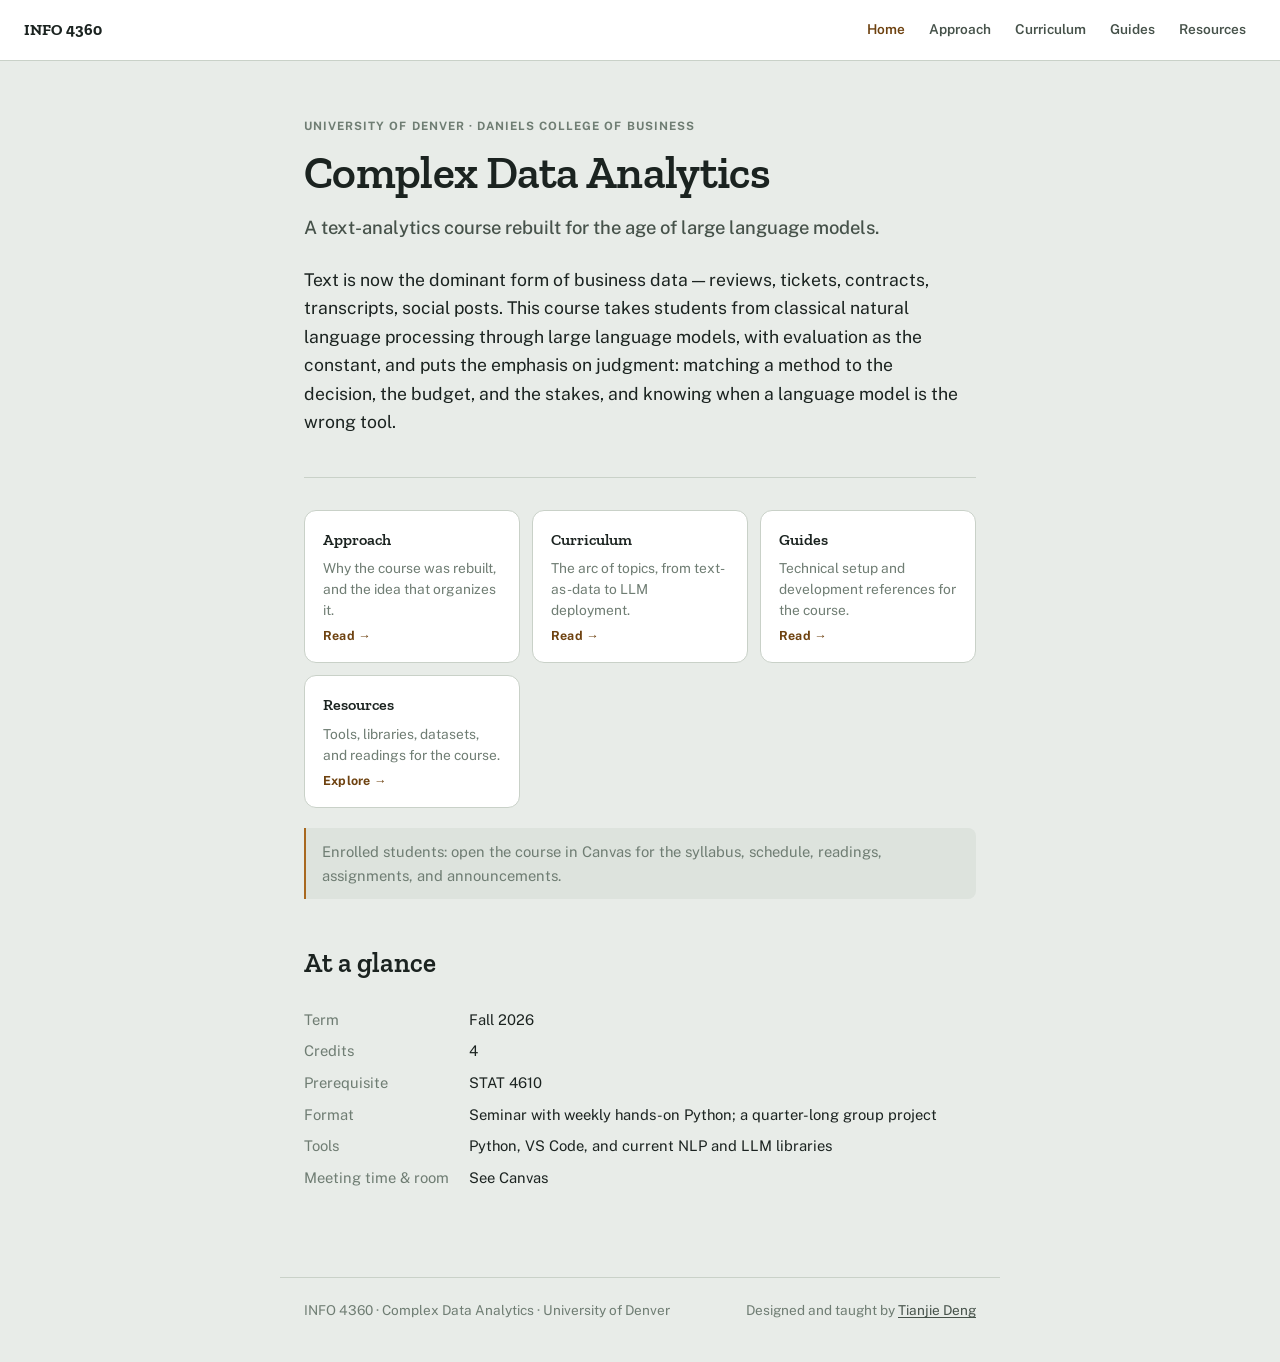
<file: index.html>
<!DOCTYPE html>
<html lang="en">
<head>
<meta charset="utf-8">
<meta name="viewport" content="width=device-width, initial-scale=1">
<title>INFO 4360: Complex Data Analytics</title>
<link rel="icon" href="data:image/svg+xml,%3Csvg xmlns='http://www.w3.org/2000/svg' viewBox='0 0 32 32'%3E%3Crect width='32' height='32' rx='7' fill='%23a8681f'/%3E%3Ctext x='16' y='23' font-family='Georgia,serif' font-size='20' fill='white' text-anchor='middle'%3Ea%3C/text%3E%3C/svg%3E">
<link rel="stylesheet" href="https://fonts.googleapis.com/css2?family=Zilla+Slab:wght@400;500;600;700&family=Public+Sans:wght@400;500;600;700;800&family=JetBrains+Mono:wght@400;500;600&display=swap">
<link rel="stylesheet" href="style.css">
</head>
<body>

<header class="site-header">
  <a class="brand" href="index.html">INFO 4360</a>
  <nav class="site-nav">
    <a href="index.html" aria-current="page">Home</a>
    <a href="approach.html">Approach</a>
    <a href="curriculum.html">Curriculum</a>
    <a href="guides.html">Guides</a>
    <a href="resources.html">Resources</a>
  </nav>
</header>

<main>
  <section class="hero">
    <p class="eyebrow">University of Denver &middot; Daniels College of Business</p>
    <h1>Complex Data Analytics</h1>
    <p class="subtitle">A text-analytics course rebuilt for the age of large language models.</p>
    <p class="lede">Text is now the dominant form of business data &mdash; reviews, tickets, contracts, transcripts, social posts. This course takes students from classical natural language processing through large language models, with evaluation as the constant, and puts the emphasis on judgment: matching a method to the decision, the budget, and the stakes, and knowing when a language model is the wrong tool.</p>
  </section>

  <section aria-label="Explore the course">
    <div class="cards">
      <a class="card" href="approach.html">
        <h3>Approach</h3>
        <p>Why the course was rebuilt, and the idea that organizes it.</p>
        <span class="go">Read &rarr;</span>
      </a>
      <a class="card" href="curriculum.html">
        <h3>Curriculum</h3>
        <p>The arc of topics, from text-as-data to LLM deployment.</p>
        <span class="go">Read &rarr;</span>
      </a>
      <a class="card" href="guides.html">
        <h3>Guides</h3>
        <p>Technical setup and development references for the course.</p>
        <span class="go">Read &rarr;</span>
      </a>
      <a class="card" href="resources.html">
        <h3>Resources</h3>
        <p>Tools, libraries, datasets, and readings for the course.</p>
        <span class="go">Explore &rarr;</span>
      </a>
    </div>
    <p class="enrolled-note">Enrolled students: open the course in Canvas for the syllabus, schedule, readings, assignments, and announcements.</p>
  </section>

  <section>
    <h2>At a glance</h2>
    <dl class="glance">
      <dt>Term</dt><dd>Fall 2026</dd>
      <dt>Credits</dt><dd>4</dd>
      <dt>Prerequisite</dt><dd>STAT 4610</dd>
      <dt>Format</dt><dd>Seminar with weekly hands-on Python; a quarter-long group project</dd>
      <dt>Tools</dt><dd>Python, VS Code, and current NLP and LLM libraries</dd>
      <dt>Meeting time &amp; room</dt><dd>See Canvas</dd>
    </dl>
  </section>
</main>

<footer class="byline">
  <span>INFO 4360 &middot; Complex Data Analytics &middot; University of Denver</span>
  <span>Designed and taught by <a href="https://daniels.du.edu/directory/tianjie-deng/">Tianjie Deng</a></span>
</footer>

</body>
</html>
</file>
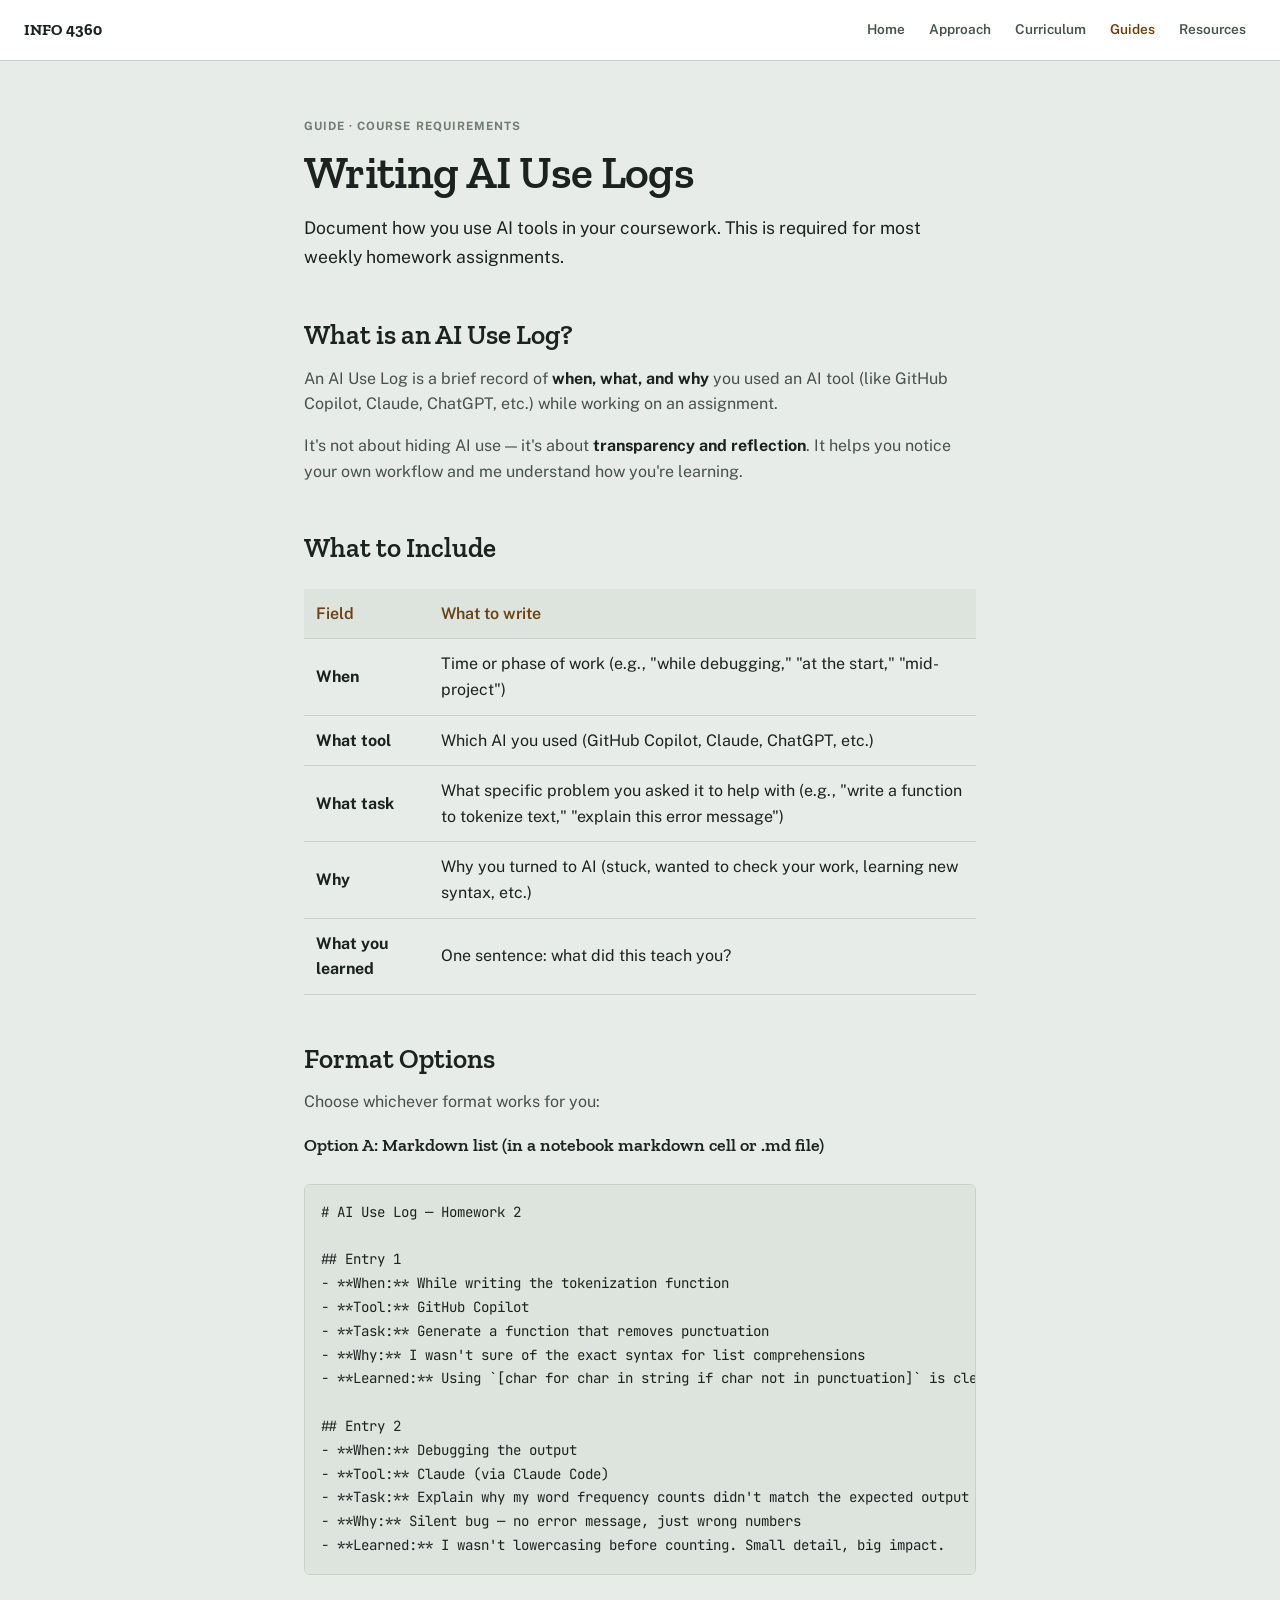
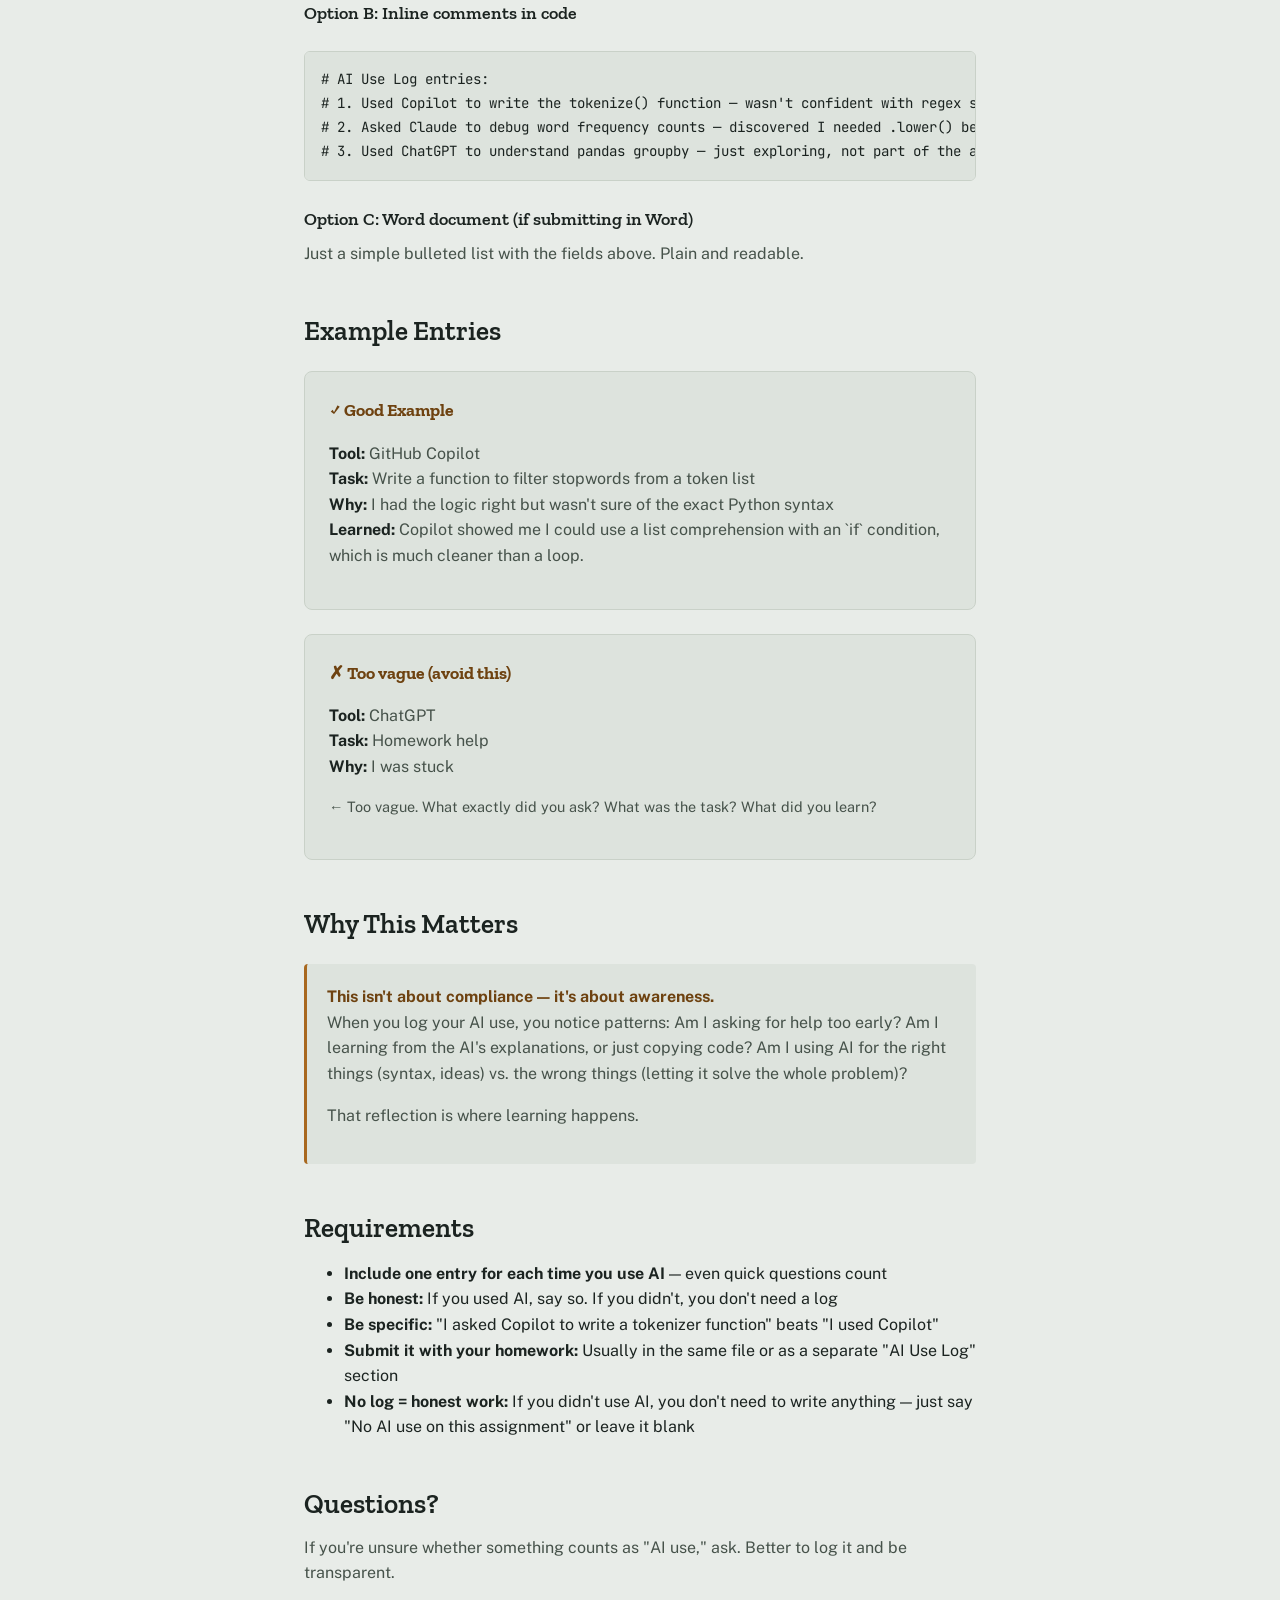
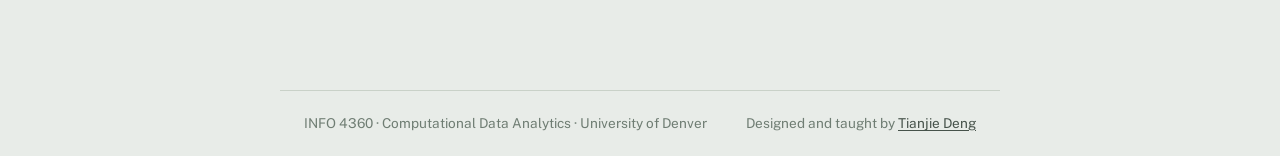
<file: ai-use-log-guide.html>
<!DOCTYPE html>
<html lang="en">
<head>
<meta charset="utf-8">
<meta name="viewport" content="width=device-width, initial-scale=1">
<title>Writing AI Use Logs · INFO 4360</title>
<link rel="icon" href="data:image/svg+xml,%3Csvg xmlns='http://www.w3.org/2000/svg' viewBox='0 0 32 32'%3E%3Crect width='32' height='32' rx='7' fill='%23a8681f'/%3E%3Ctext x='16' y='23' font-family='Georgia,serif' font-size='20' fill='white' text-anchor='middle'%3Ea%3C/text%3E%3C/svg%3E">
<link rel="stylesheet" href="https://fonts.googleapis.com/css2?family=Zilla+Slab:wght@400;500;600;700&family=Public+Sans:wght@400;500;600;700;800&family=JetBrains+Mono:wght@400;500;600&display=swap">
<link rel="stylesheet" href="style.css">
<style>
  code {
    font-family: var(--font-mono);
    font-size: 0.88rem;
    background: var(--surface-alt);
    padding: 0.25rem 0.5rem;
    border-radius: 3px;
    color: var(--accent-ink);
  }

  pre {
    background: var(--surface-alt);
    border: 1px solid var(--line);
    border-radius: 6px;
    padding: 1rem;
    overflow-x: auto;
    margin: 1.5rem 0;
  }

  pre code {
    background: none;
    padding: 0;
    color: var(--ink);
  }

  .concept-box {
    background: var(--surface-alt);
    border-left: 3px solid var(--accent);
    padding: 1.25rem;
    margin: 1.5rem 0;
    border-radius: 4px;
  }

  .concept-box strong { color: var(--accent-ink); }

  .example-card {
    background: var(--surface-alt);
    padding: 1.5rem;
    border-radius: 8px;
    border: 1px solid var(--line);
    margin: 1.5rem 0;
  }

  .example-card h4 {
    font-family: var(--font-display);
    margin: 0 0 1rem;
    color: var(--accent-ink);
    font-size: 1.1rem;
  }

  table {
    width: 100%;
    border-collapse: collapse;
    margin: 1.5rem 0;
  }

  th, td {
    text-align: left;
    padding: 0.75rem;
    border-bottom: 1px solid var(--line);
  }

  th {
    background: var(--surface-alt);
    font-weight: 600;
    color: var(--accent-ink);
  }
</style>
</head>
<body>

<header class="site-header">
  <a class="brand" href="index.html">INFO 4360</a>
  <nav class="site-nav">
    <a href="index.html">Home</a>
    <a href="approach.html">Approach</a>
    <a href="curriculum.html">Curriculum</a>
    <a href="guides.html" aria-current="page">Guides</a>
    <a href="resources.html">Resources</a>
  </nav>
</header>

<main>
  <p class="eyebrow">Guide · Course Requirements</p>
  <h1>Writing AI Use Logs</h1>
  <p class="lede">Document how you use AI tools in your coursework. This is required for most weekly homework assignments.</p>

  <h2>What is an AI Use Log?</h2>

  <p>An AI Use Log is a brief record of <strong>when, what, and why</strong> you used an AI tool (like GitHub Copilot, Claude, ChatGPT, etc.) while working on an assignment.</p>

  <p>It's not about hiding AI use — it's about <strong>transparency and reflection</strong>. It helps you notice your own workflow and me understand how you're learning.</p>

  <h2>What to Include</h2>

  <table>
    <thead>
      <tr>
        <th>Field</th>
        <th>What to write</th>
      </tr>
    </thead>
    <tbody>
      <tr>
        <td><strong>When</strong></td>
        <td>Time or phase of work (e.g., "while debugging," "at the start," "mid-project")</td>
      </tr>
      <tr>
        <td><strong>What tool</strong></td>
        <td>Which AI you used (GitHub Copilot, Claude, ChatGPT, etc.)</td>
      </tr>
      <tr>
        <td><strong>What task</strong></td>
        <td>What specific problem you asked it to help with (e.g., "write a function to tokenize text," "explain this error message")</td>
      </tr>
      <tr>
        <td><strong>Why</strong></td>
        <td>Why you turned to AI (stuck, wanted to check your work, learning new syntax, etc.)</td>
      </tr>
      <tr>
        <td><strong>What you learned</strong></td>
        <td>One sentence: what did this teach you?</td>
      </tr>
    </tbody>
  </table>

  <h2>Format Options</h2>

  <p>Choose whichever format works for you:</p>

  <h3>Option A: Markdown list (in a notebook markdown cell or .md file)</h3>

  <pre><code># AI Use Log — Homework 2

## Entry 1
- **When:** While writing the tokenization function
- **Tool:** GitHub Copilot
- **Task:** Generate a function that removes punctuation
- **Why:** I wasn't sure of the exact syntax for list comprehensions
- **Learned:** Using `[char for char in string if char not in punctuation]` is cleaner than a loop

## Entry 2
- **When:** Debugging the output
- **Tool:** Claude (via Claude Code)
- **Task:** Explain why my word frequency counts didn't match the expected output
- **Why:** Silent bug — no error message, just wrong numbers
- **Learned:** I wasn't lowercasing before counting. Small detail, big impact.</code></pre>

  <h3>Option B: Inline comments in code</h3>

  <pre><code># AI Use Log entries:
# 1. Used Copilot to write the tokenize() function — wasn't confident with regex syntax
# 2. Asked Claude to debug word frequency counts — discovered I needed .lower() before counting
# 3. Used ChatGPT to understand pandas groupby — just exploring, not part of the assignment</code></pre>

  <h3>Option C: Word document (if submitting in Word)</h3>

  <p>Just a simple bulleted list with the fields above. Plain and readable.</p>

  <h2>Example Entries</h2>

  <div class="example-card">
    <h4>✓ Good Example</h4>
    <p><strong>Tool:</strong> GitHub Copilot<br>
    <strong>Task:</strong> Write a function to filter stopwords from a token list<br>
    <strong>Why:</strong> I had the logic right but wasn't sure of the exact Python syntax<br>
    <strong>Learned:</strong> Copilot showed me I could use a list comprehension with an `if` condition, which is much cleaner than a loop.</p>
  </div>

  <div class="example-card">
    <h4>✗ Too vague (avoid this)</h4>
    <p><strong>Tool:</strong> ChatGPT<br>
    <strong>Task:</strong> Homework help<br>
    <strong>Why:</strong> I was stuck</p>
    <p style="font-size: 0.9rem; color: var(--ink-soft);">← Too vague. What exactly did you ask? What was the task? What did you learn?</p>
  </div>

  <h2>Why This Matters</h2>

  <div class="concept-box">
    <strong>This isn't about compliance — it's about awareness.</strong>
    <p>When you log your AI use, you notice patterns: Am I asking for help too early? Am I learning from the AI's explanations, or just copying code? Am I using AI for the right things (syntax, ideas) vs. the wrong things (letting it solve the whole problem)?</p>
    <p>That reflection is where learning happens.</p>
  </div>

  <h2>Requirements</h2>

  <ul>
    <li><strong>Include one entry for each time you use AI</strong> — even quick questions count</li>
    <li><strong>Be honest:</strong> If you used AI, say so. If you didn't, you don't need a log</li>
    <li><strong>Be specific:</strong> "I asked Copilot to write a tokenizer function" beats "I used Copilot"</li>
    <li><strong>Submit it with your homework:</strong> Usually in the same file or as a separate "AI Use Log" section</li>
    <li><strong>No log = honest work:</strong> If you didn't use AI, you don't need to write anything — just say "No AI use on this assignment" or leave it blank</li>
  </ul>

  <h2>Questions?</h2>

  <p>If you're unsure whether something counts as "AI use," ask. Better to log it and be transparent.</p>
</main>

<footer class="byline">
  <span>INFO 4360 &middot; Computational Data Analytics &middot; University of Denver</span>
  <span>Designed and taught by <a href="https://daniels.du.edu/directory/tianjie-deng/">Tianjie Deng</a></span>
</footer>

</body>
</html>
</file>
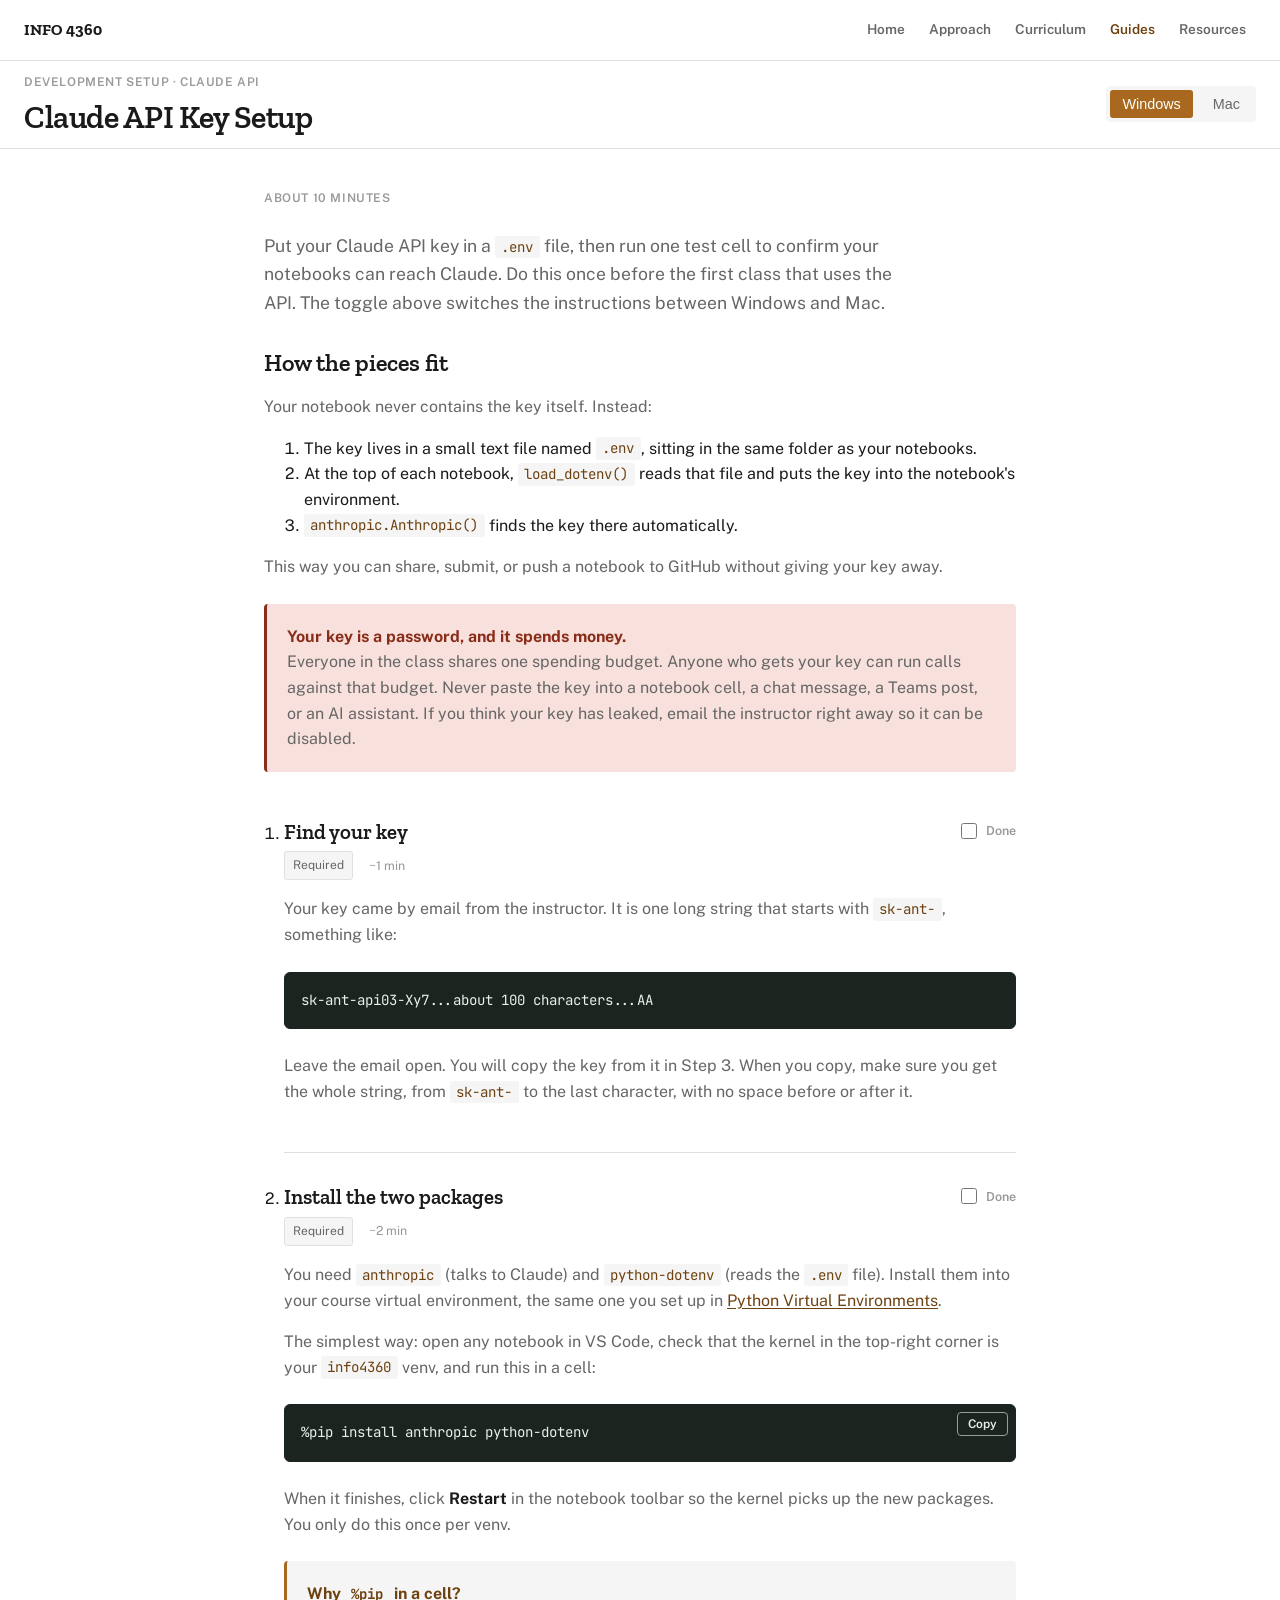
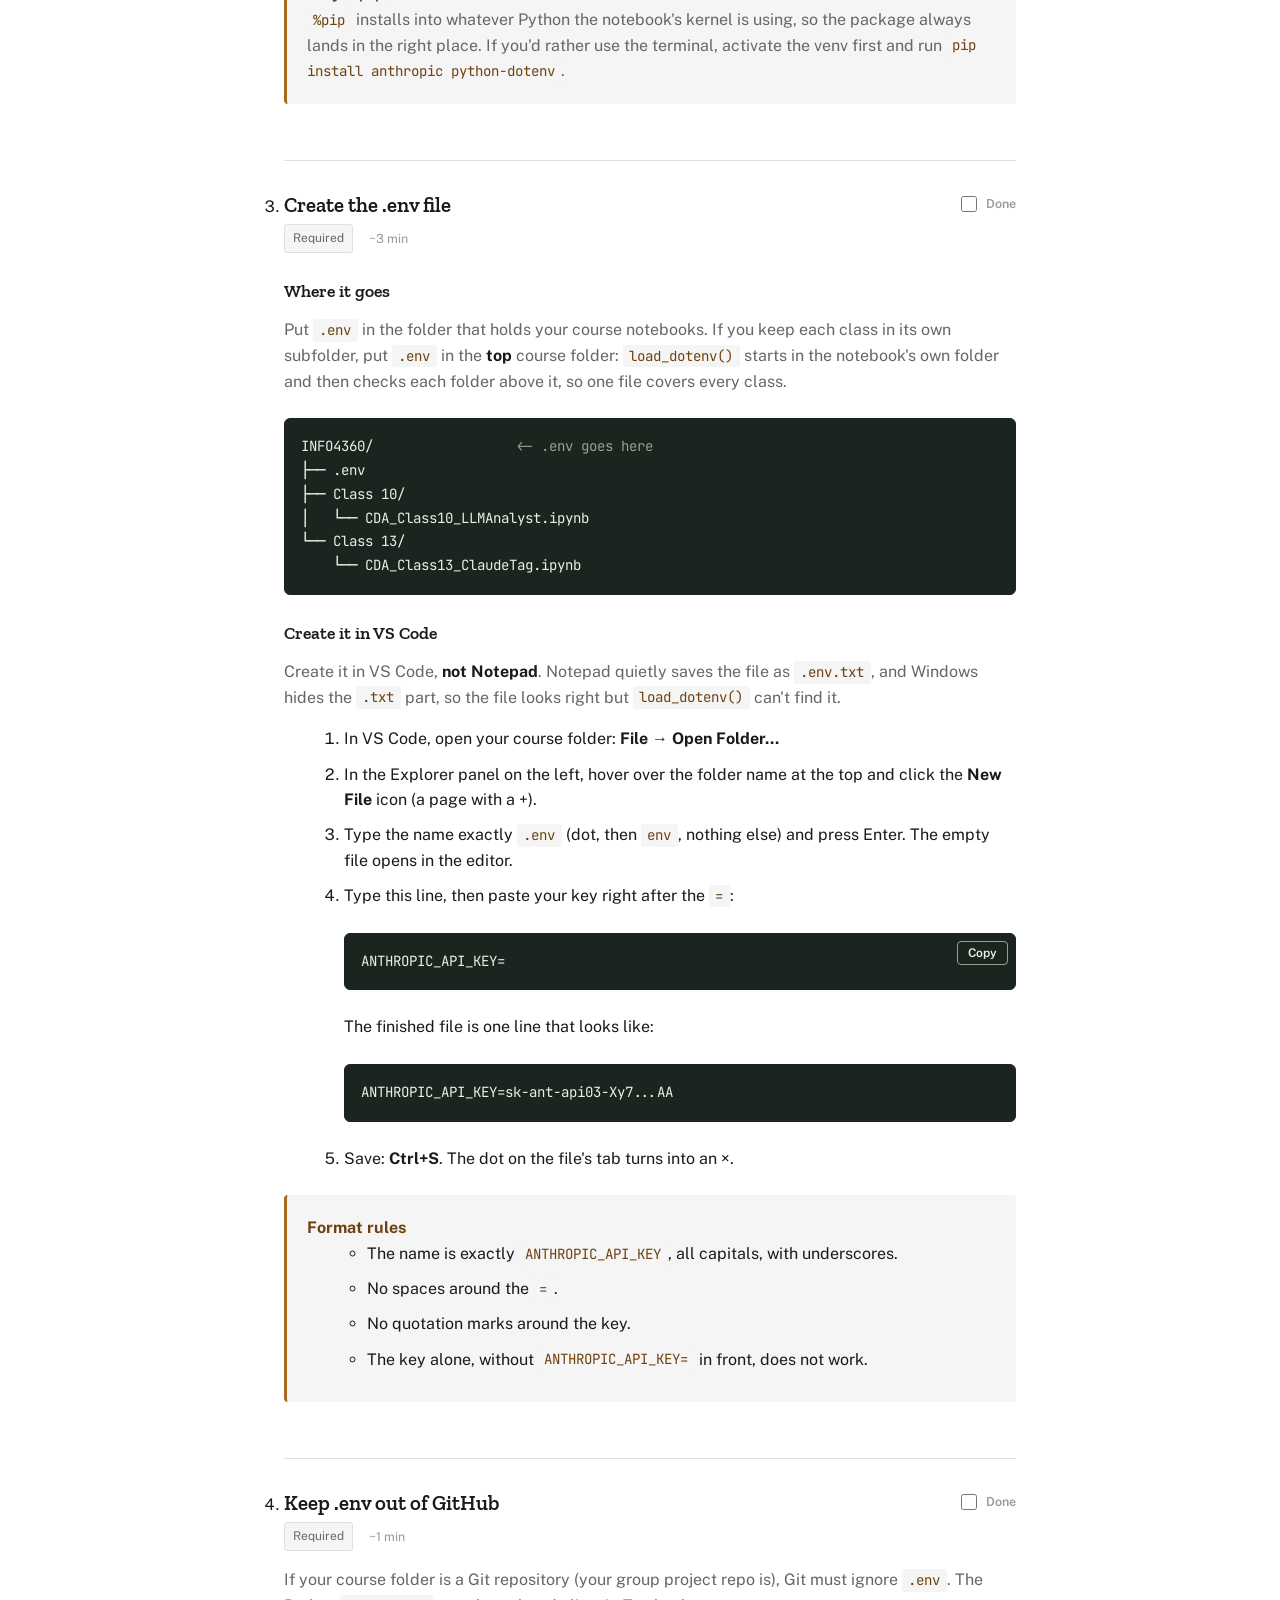
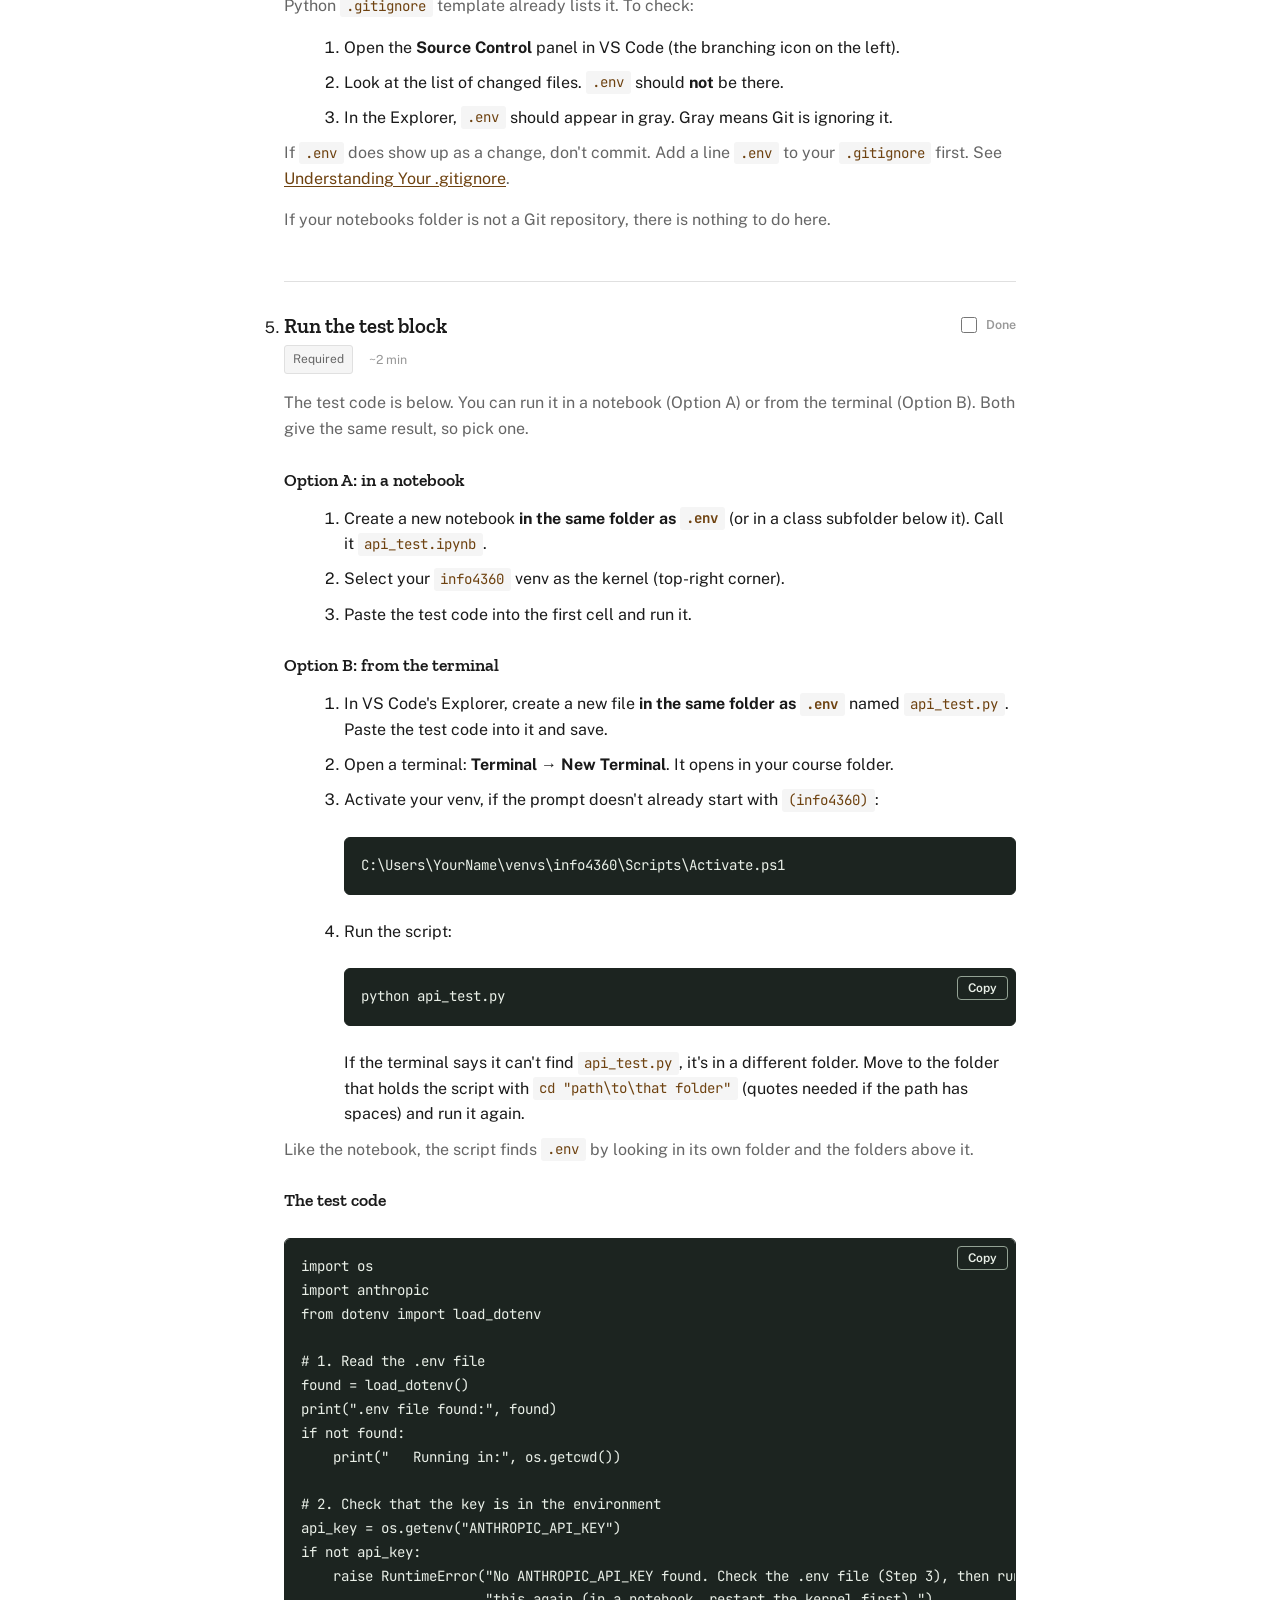
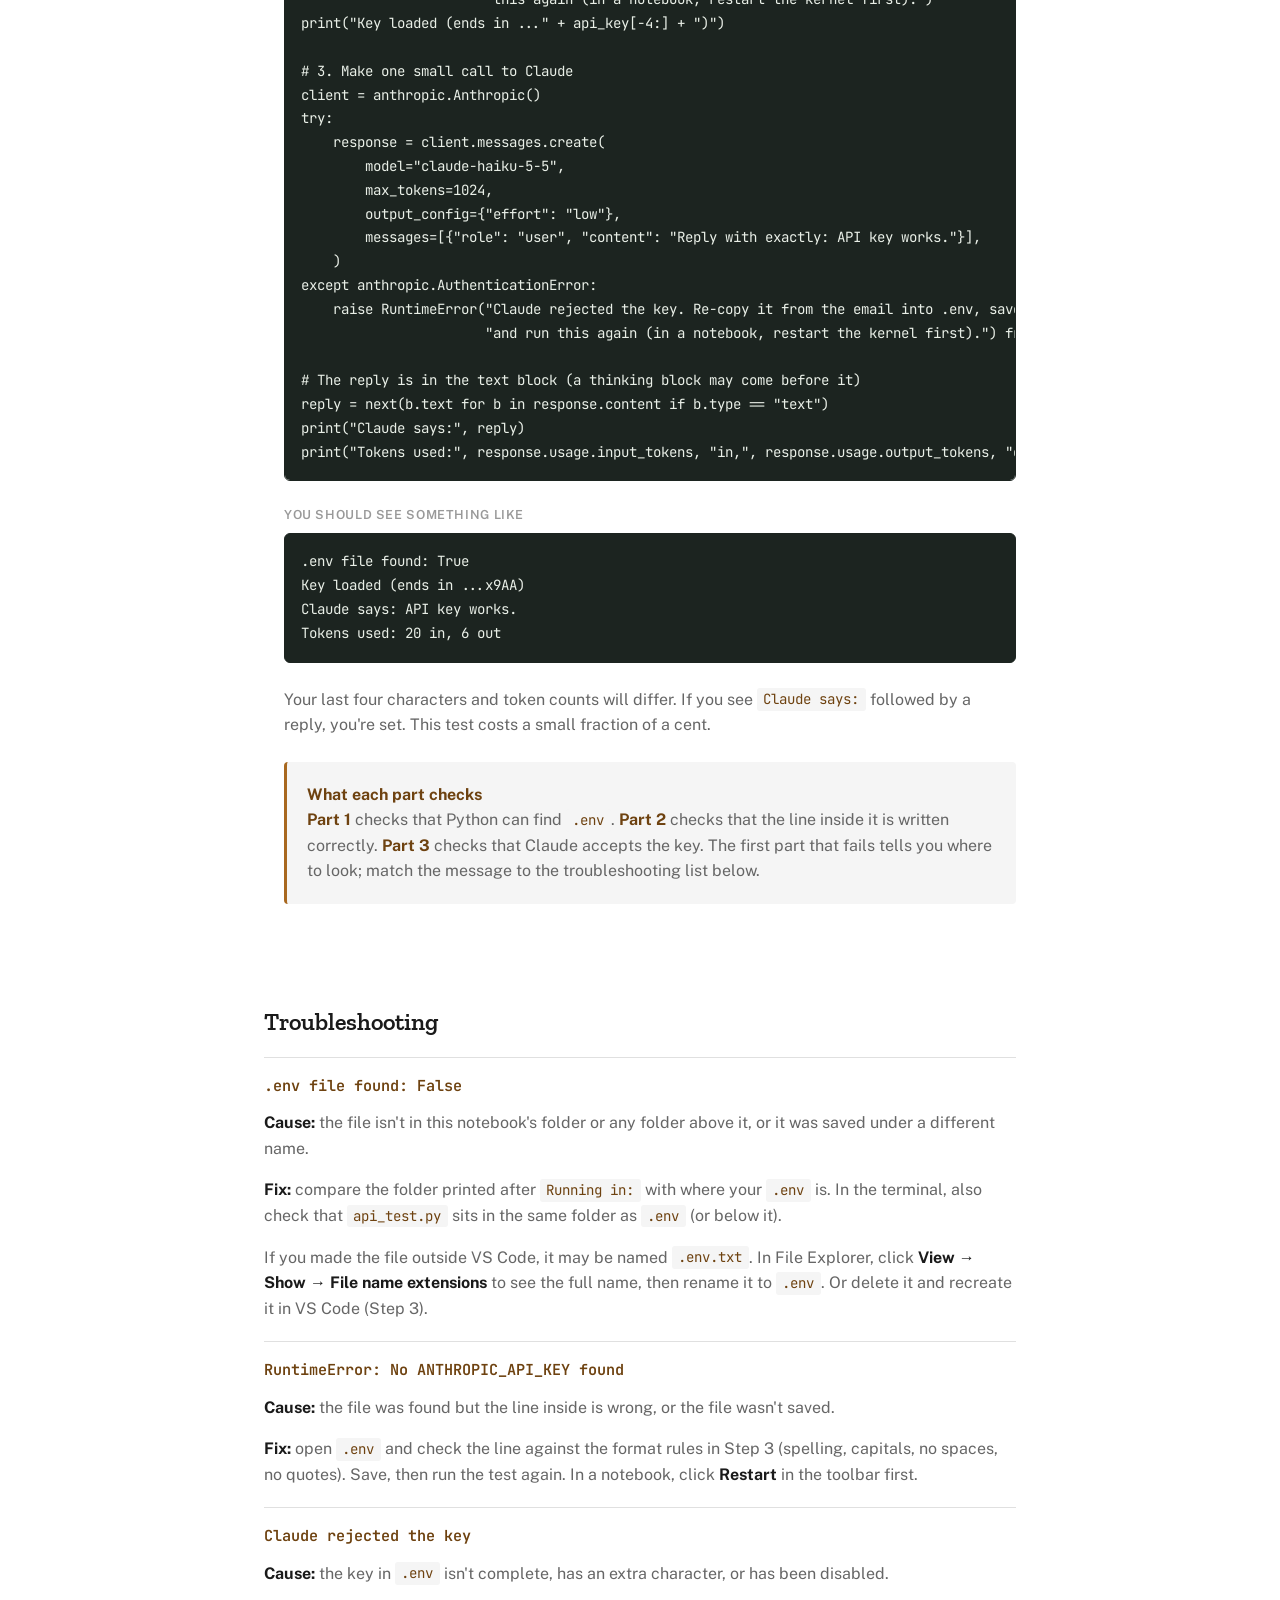
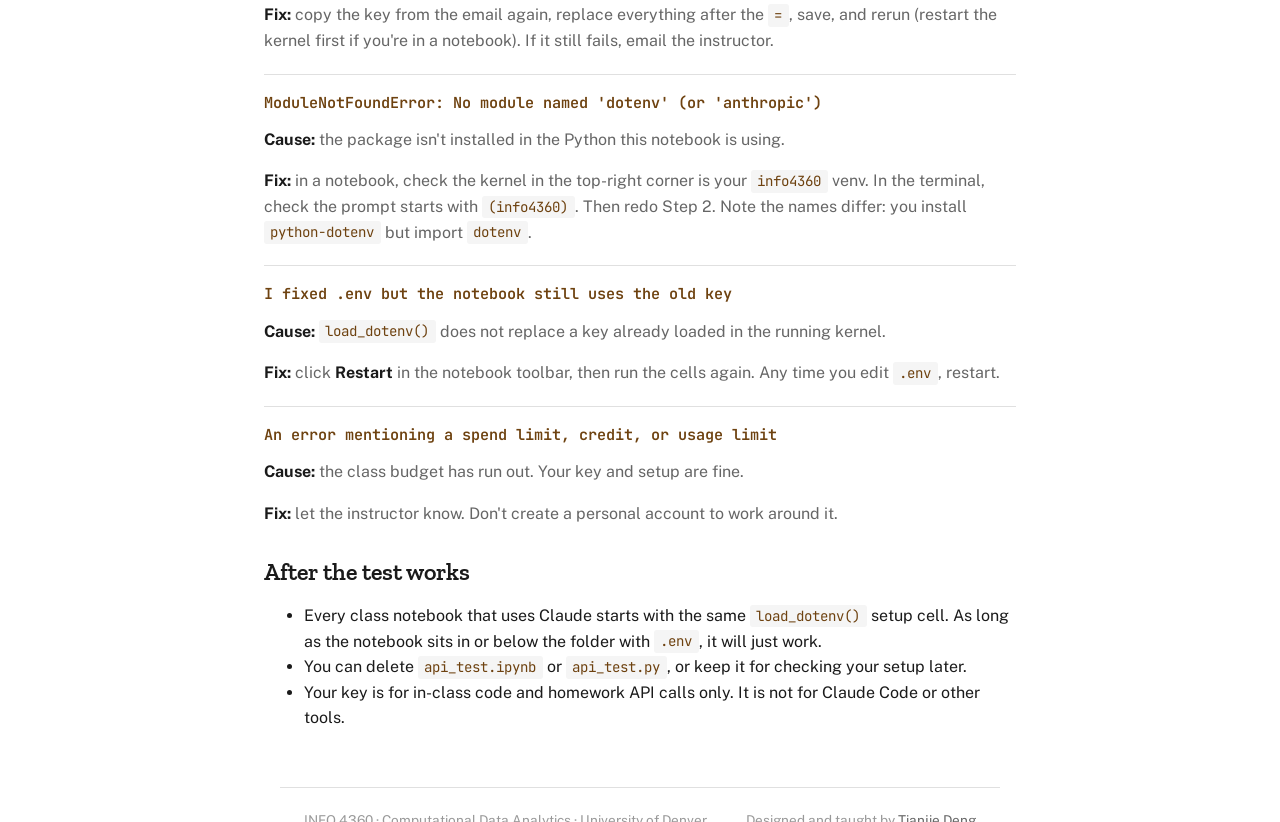
<file: api-key-setup.html>
<!DOCTYPE html>
<html lang="en">
<head>
<meta charset="utf-8">
<meta name="viewport" content="width=device-width, initial-scale=1">
<title>Claude API Key Setup · INFO 4360</title>
<link rel="icon" href="data:image/svg+xml,%3Csvg xmlns='http://www.w3.org/2000/svg' viewBox='0 0 32 32'%3E%3Crect width='32' height='32' rx='7' fill='%23a8681f'/%3E%3Ctext x='16' y='23' font-family='Georgia,serif' font-size='20' fill='white' text-anchor='middle'%3Ea%3C/text%3E%3C/svg%3E">
<link rel="stylesheet" href="https://fonts.googleapis.com/css2?family=Zilla+Slab:wght@400;500;600;700&family=Public+Sans:wght@400;500;600;700;800&family=JetBrains+Mono:wght@400;500;600&display=swap">
<link rel="stylesheet" href="style.css">
<style>
  :root {
    --surface: #ffffff;
    --surface-alt: #f5f5f5;
    --line: #e0e0e0;
    --ink: #1a1a1a;
    --ink-soft: #666666;
    --ink-faint: #999999;
    --accent: #a8681f;
    --accent-ink: #6e4210;
    --accent-soft: #f1e3cd;
    --warn-soft: #f8e1dc;
    --warn-ink: #8a2c1a;
    --code-bg: #1c2420;
    --code-fg: #e9efe7;
    --code-muted: #93a294;
  }

  @media (prefers-color-scheme: dark) {
    :root:not([data-theme="light"]) {
      --surface: #1b211c;
      --surface-alt: #232a24;
      --line: #313b32;
      --ink: #e8ece5;
      --ink-soft: #b7c1b7;
      --ink-faint: #7f8c81;
      --accent: #d99a4a;
      --accent-ink: #f0b874;
      --accent-soft: #3a2c17;
      --warn-soft: #3a1f19;
      --warn-ink: #f2a593;
      --code-bg: #0e120e;
      --code-fg: #e9efe7;
      --code-muted: #7f8c81;
    }
  }

  :root[data-theme="dark"] {
    --surface: #1b211c;
    --surface-alt: #232a24;
    --line: #313b32;
    --ink: #e8ece5;
    --ink-soft: #b7c1b7;
    --ink-faint: #7f8c81;
    --accent: #d99a4a;
    --accent-ink: #f0b874;
    --accent-soft: #3a2c17;
    --warn-soft: #3a1f19;
    --warn-ink: #f2a593;
    --code-bg: #0e120e;
    --code-fg: #e9efe7;
    --code-muted: #7f8c81;
  }

  body { background: var(--surface); color: var(--ink); }

  .intro { margin-bottom: 2rem; }
  .eyebrow { font-size: 0.75rem; font-weight: 600; letter-spacing: 0.05em; text-transform: uppercase; color: var(--ink-faint); margin-bottom: 0.5rem; }
  h1 { font-size: 2rem; margin: 1rem 0 1.5rem; }

  .topbar {
    position: sticky; top: 0; z-index: 10;
    display: flex; align-items: center; justify-content: space-between;
    gap: 16px;
    padding: 12px 24px;
    background: var(--surface);
    border-bottom: 1px solid var(--line);
  }

  .os-toggle {
    display: flex; gap: 8px;
    background: var(--surface-alt);
    padding: 4px;
    border-radius: 4px;
  }

  .os-toggle button {
    padding: 6px 12px;
    border: none;
    background: transparent;
    color: var(--ink-soft);
    cursor: pointer;
    border-radius: 3px;
    font-weight: 500;
    font-size: 0.9rem;
  }

  .os-toggle button.active { background: var(--accent); color: white; }

  main { padding: 40px 24px; max-width: 800px; margin: 0 auto; }

  .lede { font-size: 1.1rem; color: var(--ink-soft); margin: 1.5rem 0; }

  .concept-box {
    background: var(--surface-alt);
    border-left: 3px solid var(--accent);
    padding: 1.25rem;
    margin: 1.5rem 0;
    border-radius: 4px;
  }
  .concept-box strong { color: var(--accent-ink); }
  .concept-box p:last-child { margin-bottom: 0; }

  .warn-box {
    background: var(--warn-soft);
    border-left: 3px solid var(--warn-ink);
    padding: 1.25rem;
    margin: 1.5rem 0;
    border-radius: 4px;
  }
  .warn-box strong { color: var(--warn-ink); }
  .warn-box p:last-child { margin-bottom: 0; }

  code {
    font-family: 'JetBrains Mono', monospace;
    font-size: 0.88rem;
    background: var(--surface-alt);
    padding: 0.15rem 0.4rem;
    border-radius: 3px;
    color: var(--accent-ink);
  }

  .code-wrap { position: relative; margin: 1.5rem 0; }

  pre {
    background: var(--code-bg);
    border: 1px solid var(--code-bg);
    border-radius: 6px;
    padding: 1rem;
    overflow-x: auto;
    margin: 1.5rem 0;
  }
  .code-wrap pre { margin: 0; }

  pre code { background: none; padding: 0; color: var(--code-fg); }
  pre .c { color: var(--code-muted); }

  .copy-btn {
    position: absolute; top: 8px; right: 8px;
    font: 600 0.75rem 'Public Sans', sans-serif;
    padding: 4px 10px;
    border-radius: 4px;
    border: 1px solid var(--code-muted);
    background: transparent;
    color: var(--code-fg);
    cursor: pointer;
  }
  .copy-btn:hover { border-color: var(--code-fg); }

  .output-label { font-size: 0.78rem; font-weight: 600; color: var(--ink-faint); text-transform: uppercase; letter-spacing: 0.05em; margin: 1.5rem 0 -1rem; }

  .tag {
    display: inline-block;
    font-size: 0.75rem;
    padding: 4px 8px;
    border-radius: 3px;
    border: 1px solid var(--line);
    margin-right: 8px;
  }
  .tag.req { background: var(--surface-alt); color: var(--ink-soft); }

  .time { font-size: 0.78rem; color: var(--ink-faint); }

  .os-block[data-os="win"].hidden, .os-block[data-os="mac"].hidden { display: none; }

  .step-list { margin: 3rem 0; padding-left: 1.25rem; }
  .step-list > li { margin: 2rem 0; padding-bottom: 2rem; border-bottom: 1px solid var(--line); }
  .step-list > li:last-child { border-bottom: none; }

  .step-header { display: flex; justify-content: space-between; align-items: start; gap: 12px; margin-bottom: 1rem; }
  .step-title h2 { margin: 0; font-size: 1.3rem; }
  .step-meta { display: flex; gap: 8px; align-items: center; margin-top: 0.4rem; }

  .done { display: flex; align-items: center; gap: 6px; cursor: pointer; flex-shrink: 0; }
  .done span { font-size: 0.78rem; color: var(--ink-faint); font-weight: 600; }

  input[type="checkbox"] { width: 16px; height: 16px; accent-color: var(--accent); cursor: pointer; }

  .step-body ol, .step-body ul { margin-left: 1.25rem; }
  .step-body li { margin-bottom: 0.6rem; }

  h2 { font-size: 1.5rem; margin-top: 2rem; margin-bottom: 1rem; }
  h3 { font-size: 1.1rem; margin-top: 1.5rem; margin-bottom: 0.75rem; }

  .trouble { border-top: 1px solid var(--line); padding-top: 1rem; margin-top: 1.25rem; }
  .trouble h3 { margin-top: 0; font-family: 'JetBrains Mono', monospace; font-size: 0.95rem; color: var(--accent-ink); }

  @media (max-width: 620px) {
    main { padding: 20px 16px; }
    .topbar { padding: 12px 16px; flex-wrap: wrap; }
    .step-header { flex-direction: column; }
  }
</style>
</head>
<body>

<header class="site-header">
  <a class="brand" href="index.html">INFO 4360</a>
  <nav class="site-nav">
    <a href="index.html">Home</a>
    <a href="approach.html">Approach</a>
    <a href="curriculum.html">Curriculum</a>
    <a href="guides.html" aria-current="page">Guides</a>
    <a href="resources.html">Resources</a>
  </nav>
</header>

<div class="topbar">
  <div style="margin: 0;">
    <p class="eyebrow">Development Setup · Claude API</p>
    <h1 style="margin: 0;">Claude API Key Setup</h1>
  </div>
  <div class="os-toggle">
    <button class="active" data-os="win">Windows</button>
    <button data-os="mac">Mac</button>
  </div>
</div>

<main>
  <section class="intro">
    <p class="eyebrow">About 10 minutes</p>
    <p class="lede">Put your Claude API key in a <code>.env</code> file, then run one test cell to confirm your notebooks can reach Claude. Do this once before the first class that uses the API. The toggle above switches the instructions between Windows and Mac.</p>
  </section>

  <h2>How the pieces fit</h2>

  <p>Your notebook never contains the key itself. Instead:</p>
  <ol>
    <li>The key lives in a small text file named <code>.env</code>, sitting in the same folder as your notebooks.</li>
    <li>At the top of each notebook, <code>load_dotenv()</code> reads that file and puts the key into the notebook's environment.</li>
    <li><code>anthropic.Anthropic()</code> finds the key there automatically.</li>
  </ol>

  <p>This way you can share, submit, or push a notebook to GitHub without giving your key away.</p>

  <div class="warn-box">
    <strong>Your key is a password, and it spends money.</strong>
    <p>Everyone in the class shares one spending budget. Anyone who gets your key can run calls against that budget. Never paste the key into a notebook cell, a chat message, a Teams post, or an AI assistant. If you think your key has leaked, email the instructor right away so it can be disabled.</p>
  </div>

  <ol class="step-list">

    <!-- Step 1 -->
    <li>
      <div class="step-header">
        <div class="step-title">
          <h2>Find your key</h2>
          <div class="step-meta"><span class="tag req">Required</span><span class="time">~1 min</span></div>
        </div>
        <label class="done"><input type="checkbox" data-step="find"><span>Done</span></label>
      </div>
      <div class="step-body">
        <p>Your key came by email from the instructor. It is one long string that starts with <code>sk-ant-</code>, something like:</p>
        <pre><code>sk-ant-api03-Xy7...about 100 characters...AA</code></pre>
        <p>Leave the email open. You will copy the key from it in Step 3. When you copy, make sure you get the whole string, from <code>sk-ant-</code> to the last character, with no space before or after it.</p>
      </div>
    </li>

    <!-- Step 2 -->
    <li>
      <div class="step-header">
        <div class="step-title">
          <h2>Install the two packages</h2>
          <div class="step-meta"><span class="tag req">Required</span><span class="time">~2 min</span></div>
        </div>
        <label class="done"><input type="checkbox" data-step="install"><span>Done</span></label>
      </div>
      <div class="step-body">
        <p>You need <code>anthropic</code> (talks to Claude) and <code>python-dotenv</code> (reads the <code>.env</code> file). Install them into your course virtual environment, the same one you set up in <a href="python-venv-setup.html">Python Virtual Environments</a>.</p>

        <p>The simplest way: open any notebook in VS Code, check that the kernel in the top-right corner is your <code>info4360</code> venv, and run this in a cell:</p>
        <div class="code-wrap">
          <pre><code>%pip install anthropic python-dotenv</code></pre>
          <button class="copy-btn" type="button">Copy</button>
        </div>
        <p>When it finishes, click <strong>Restart</strong> in the notebook toolbar so the kernel picks up the new packages. You only do this once per venv.</p>

        <div class="concept-box">
          <strong>Why <code>%pip</code> in a cell?</strong>
          <p><code>%pip</code> installs into whatever Python the notebook's kernel is using, so the package always lands in the right place. If you'd rather use the terminal, activate the venv first and run <code>pip install anthropic python-dotenv</code>.</p>
        </div>
      </div>
    </li>

    <!-- Step 3 -->
    <li>
      <div class="step-header">
        <div class="step-title">
          <h2>Create the .env file</h2>
          <div class="step-meta"><span class="tag req">Required</span><span class="time">~3 min</span></div>
        </div>
        <label class="done"><input type="checkbox" data-step="envfile"><span>Done</span></label>
      </div>
      <div class="step-body">
        <h3>Where it goes</h3>
        <p>Put <code>.env</code> in the folder that holds your course notebooks. If you keep each class in its own subfolder, put <code>.env</code> in the <strong>top</strong> course folder: <code>load_dotenv()</code> starts in the notebook's own folder and then checks each folder above it, so one file covers every class.</p>
        <pre><code>INFO4360/                  <span class="c">&lt;- .env goes here</span>
├── .env
├── Class 10/
│   └── CDA_Class10_LLMAnalyst.ipynb
└── Class 13/
    └── CDA_Class13_ClaudeTag.ipynb</code></pre>

        <h3>Create it in VS Code</h3>
        <div class="os-block" data-os="win">
          <p>Create it in VS Code, <strong>not Notepad</strong>. Notepad quietly saves the file as <code>.env.txt</code>, and Windows hides the <code>.txt</code> part, so the file looks right but <code>load_dotenv()</code> can't find it.</p>
        </div>
        <div class="os-block" data-os="mac">
          <p>Create it in VS Code, <strong>not TextEdit</strong>. TextEdit can save it as <code>.env.rtf</code> or add formatting that breaks the file. Also, Finder hides any file whose name starts with a dot, so you won't see <code>.env</code> there unless you press <strong>Cmd+Shift+.</strong> (period). VS Code's Explorer always shows it.</p>
        </div>
        <ol>
          <li>In VS Code, open your course folder: <strong>File → Open Folder…</strong></li>
          <li>In the Explorer panel on the left, hover over the folder name at the top and click the <strong>New File</strong> icon (a page with a +).</li>
          <li>Type the name exactly <code>.env</code> (dot, then <code>env</code>, nothing else) and press Enter. The empty file opens in the editor.</li>
          <li>Type this line, then paste your key right after the <code>=</code>:
            <div class="code-wrap">
              <pre><code>ANTHROPIC_API_KEY=</code></pre>
              <button class="copy-btn" type="button">Copy</button>
            </div>
            The finished file is one line that looks like:
            <pre><code>ANTHROPIC_API_KEY=sk-ant-api03-Xy7...AA</code></pre>
          </li>
          <li>Save: <strong><span class="os-block" data-os="win">Ctrl+S</span><span class="os-block" data-os="mac">Cmd+S</span></strong>. The dot on the file's tab turns into an ×.</li>
        </ol>

        <div class="concept-box">
          <strong>Format rules</strong>
          <ul>
            <li>The name is exactly <code>ANTHROPIC_API_KEY</code>, all capitals, with underscores.</li>
            <li>No spaces around the <code>=</code>.</li>
            <li>No quotation marks around the key.</li>
            <li>The key alone, without <code>ANTHROPIC_API_KEY=</code> in front, does not work.</li>
          </ul>
        </div>
      </div>
    </li>

    <!-- Step 4 -->
    <li>
      <div class="step-header">
        <div class="step-title">
          <h2>Keep .env out of GitHub</h2>
          <div class="step-meta"><span class="tag req">Required</span><span class="time">~1 min</span></div>
        </div>
        <label class="done"><input type="checkbox" data-step="gitignore"><span>Done</span></label>
      </div>
      <div class="step-body">
        <p>If your course folder is a Git repository (your group project repo is), Git must ignore <code>.env</code>. The Python <code>.gitignore</code> template already lists it. To check:</p>
        <ol>
          <li>Open the <strong>Source Control</strong> panel in VS Code (the branching icon on the left).</li>
          <li>Look at the list of changed files. <code>.env</code> should <strong>not</strong> be there.</li>
          <li>In the Explorer, <code>.env</code> should appear in gray. Gray means Git is ignoring it.</li>
        </ol>
        <p>If <code>.env</code> does show up as a change, don't commit. Add a line <code>.env</code> to your <code>.gitignore</code> first. See <a href="github-setup-guide.html#understanding-gitignore">Understanding Your .gitignore</a>.</p>
        <p>If your notebooks folder is not a Git repository, there is nothing to do here.</p>
      </div>
    </li>

    <!-- Step 5 -->
    <li>
      <div class="step-header">
        <div class="step-title">
          <h2>Run the test block</h2>
          <div class="step-meta"><span class="tag req">Required</span><span class="time">~2 min</span></div>
        </div>
        <label class="done"><input type="checkbox" data-step="test"><span>Done</span></label>
      </div>
      <div class="step-body">
        <p>The test code is below. You can run it in a notebook (Option A) or from the terminal (Option B). Both give the same result, so pick one.</p>

        <h3>Option A: in a notebook</h3>
        <ol>
          <li>Create a new notebook <strong>in the same folder as <code>.env</code></strong> (or in a class subfolder below it). Call it <code>api_test.ipynb</code>.</li>
          <li>Select your <code>info4360</code> venv as the kernel (top-right corner).</li>
          <li>Paste the test code into the first cell and run it.</li>
        </ol>

        <h3>Option B: from the terminal</h3>
        <ol>
          <li>In VS Code's Explorer, create a new file <strong>in the same folder as <code>.env</code></strong> named <code>api_test.py</code>. Paste the test code into it and save.</li>
          <li>Open a terminal: <strong>Terminal → New Terminal</strong>. It opens in your course folder.</li>
          <li>Activate your venv, if the prompt doesn't already start with <code>(info4360)</code>:
            <div class="os-block" data-os="win"><pre><code>C:\Users\YourName\venvs\info4360\Scripts\Activate.ps1</code></pre></div>
            <div class="os-block" data-os="mac"><pre><code>source ~/venvs/info4360/bin/activate</code></pre></div>
          </li>
          <li>Run the script:
            <div class="code-wrap">
              <pre><code>python api_test.py</code></pre>
              <button class="copy-btn" type="button">Copy</button>
            </div>
            If the terminal says it can't find <code>api_test.py</code>, it's in a different folder. Move to the folder that holds the script with <code>cd "path\to\that folder"</code> (quotes needed if the path has spaces) and run it again.
          </li>
        </ol>
        <p>Like the notebook, the script finds <code>.env</code> by looking in its own folder and the folders above it.</p>

        <h3>The test code</h3>

        <div class="code-wrap">
<pre><code>import os
import anthropic
from dotenv import load_dotenv

# 1. Read the .env file
found = load_dotenv()
print(".env file found:", found)
if not found:
    print("   Running in:", os.getcwd())

# 2. Check that the key is in the environment
api_key = os.getenv("ANTHROPIC_API_KEY")
if not api_key:
    raise RuntimeError("No ANTHROPIC_API_KEY found. Check the .env file (Step 3), then run "
                       "this again (in a notebook, restart the kernel first).")
print("Key loaded (ends in ..." + api_key[-4:] + ")")

# 3. Make one small call to Claude
client = anthropic.Anthropic()
try:
    response = client.messages.create(
        model="claude-haiku-5-5",
        max_tokens=1024,
        output_config={"effort": "low"},
        messages=[{"role": "user", "content": "Reply with exactly: API key works."}],
    )
except anthropic.AuthenticationError:
    raise RuntimeError("Claude rejected the key. Re-copy it from the email into .env, save, "
                       "and run this again (in a notebook, restart the kernel first).") from None

# The reply is in the text block (a thinking block may come before it)
reply = next(b.text for b in response.content if b.type == "text")
print("Claude says:", reply)
print("Tokens used:", response.usage.input_tokens, "in,", response.usage.output_tokens, "out")</code></pre>
          <button class="copy-btn" type="button">Copy</button>
        </div>

        <p class="output-label">You should see something like</p>
        <pre><code>.env file found: True
Key loaded (ends in ...x9AA)
Claude says: API key works.
Tokens used: 20 in, 6 out</code></pre>

        <p>Your last four characters and token counts will differ. If you see <code>Claude says:</code> followed by a reply, you're set. This test costs a small fraction of a cent.</p>

        <div class="concept-box">
          <strong>What each part checks</strong>
          <p><strong>Part 1</strong> checks that Python can find <code>.env</code>. <strong>Part 2</strong> checks that the line inside it is written correctly. <strong>Part 3</strong> checks that Claude accepts the key. The first part that fails tells you where to look; match the message to the troubleshooting list below.</p>
        </div>
      </div>
    </li>
  </ol>

  <h2>Troubleshooting</h2>

  <div class="trouble">
    <h3>.env file found: False</h3>
    <p><strong>Cause:</strong> the file isn't in this notebook's folder or any folder above it, or it was saved under a different name.</p>
    <p><strong>Fix:</strong> compare the folder printed after <code>Running in:</code> with where your <code>.env</code> is. In the terminal, also check that <code>api_test.py</code> sits in the same folder as <code>.env</code> (or below it).</p>
    <div class="os-block" data-os="win">
      <p>If you made the file outside VS Code, it may be named <code>.env.txt</code>. In File Explorer, click <strong>View → Show → File name extensions</strong> to see the full name, then rename it to <code>.env</code>. Or delete it and recreate it in VS Code (Step 3).</p>
    </div>
    <div class="os-block" data-os="mac">
      <p>If you made the file outside VS Code, it may be named <code>.env.txt</code> or <code>.env.rtf</code>. In VS Code's Explorer, right-click it → <strong>Rename</strong> and change it to <code>.env</code>. Or delete it and recreate it in VS Code (Step 3).</p>
    </div>
  </div>

  <div class="trouble">
    <h3>RuntimeError: No ANTHROPIC_API_KEY found</h3>
    <p><strong>Cause:</strong> the file was found but the line inside is wrong, or the file wasn't saved.</p>
    <p><strong>Fix:</strong> open <code>.env</code> and check the line against the format rules in Step 3 (spelling, capitals, no spaces, no quotes). Save, then run the test again. In a notebook, click <strong>Restart</strong> in the toolbar first.</p>
  </div>

  <div class="trouble">
    <h3>Claude rejected the key</h3>
    <p><strong>Cause:</strong> the key in <code>.env</code> isn't complete, has an extra character, or has been disabled.</p>
    <p><strong>Fix:</strong> copy the key from the email again, replace everything after the <code>=</code>, save, and rerun (restart the kernel first if you're in a notebook). If it still fails, email the instructor.</p>
  </div>

  <div class="trouble">
    <h3>ModuleNotFoundError: No module named 'dotenv' (or 'anthropic')</h3>
    <p><strong>Cause:</strong> the package isn't installed in the Python this notebook is using.</p>
    <p><strong>Fix:</strong> in a notebook, check the kernel in the top-right corner is your <code>info4360</code> venv. In the terminal, check the prompt starts with <code>(info4360)</code>. Then redo Step 2. Note the names differ: you install <code>python-dotenv</code> but import <code>dotenv</code>.</p>
  </div>

  <div class="trouble">
    <h3>I fixed .env but the notebook still uses the old key</h3>
    <p><strong>Cause:</strong> <code>load_dotenv()</code> does not replace a key already loaded in the running kernel.</p>
    <p><strong>Fix:</strong> click <strong>Restart</strong> in the notebook toolbar, then run the cells again. Any time you edit <code>.env</code>, restart.</p>
  </div>

  <div class="trouble">
    <h3>An error mentioning a spend limit, credit, or usage limit</h3>
    <p><strong>Cause:</strong> the class budget has run out. Your key and setup are fine.</p>
    <p><strong>Fix:</strong> let the instructor know. Don't create a personal account to work around it.</p>
  </div>

  <h2>After the test works</h2>
  <ul>
    <li>Every class notebook that uses Claude starts with the same <code>load_dotenv()</code> setup cell. As long as the notebook sits in or below the folder with <code>.env</code>, it will just work.</li>
    <li>You can delete <code>api_test.ipynb</code> or <code>api_test.py</code>, or keep it for checking your setup later.</li>
    <li>Your key is for in-class code and homework API calls only. It is not for Claude Code or other tools.</li>
  </ul>

</main>

<footer class="byline">
  <span>INFO 4360 &middot; Computational Data Analytics &middot; University of Denver</span>
  <span>Designed and taught by <a href="https://daniels.du.edu/directory/tianjie-deng/">Tianjie Deng</a></span>
</footer>

<script>
  function store(fn) { try { return fn(); } catch (e) { return null; } }

  // OS toggle
  document.querySelectorAll('.os-toggle button').forEach(btn => {
    btn.addEventListener('click', () => {
      const os = btn.dataset.os;
      document.querySelectorAll('.os-toggle button').forEach(b => b.classList.toggle('active', b === btn));
      document.querySelectorAll('.os-block').forEach(block => {
        block.classList.toggle('hidden', block.dataset.os !== os);
      });
      store(() => localStorage.setItem('apikey-os', os));
    });
  });

  const guessOS = /Mac|iPhone|iPod|iPad/.test(navigator.platform || navigator.userAgent || '') ? 'mac' : 'win';
  const savedOS = store(() => localStorage.getItem('apikey-os')) || guessOS;
  document.querySelector(`.os-toggle button[data-os="${savedOS}"]`)?.click();

  // Checkbox persistence
  document.querySelectorAll('input[type="checkbox"][data-step]').forEach(cb => {
    const key = 'apikey-' + cb.dataset.step;
    if (store(() => localStorage.getItem(key))) cb.checked = true;
    cb.addEventListener('change', () => {
      store(() => cb.checked ? localStorage.setItem(key, 'true') : localStorage.removeItem(key));
    });
  });

  // Copy buttons
  document.querySelectorAll('.copy-btn').forEach(btn => {
    btn.addEventListener('click', () => {
      const text = btn.parentElement.querySelector('pre').innerText;
      const settle = ok => {
        btn.textContent = ok ? 'Copied' : 'Select and copy';
        setTimeout(() => { btn.textContent = 'Copy'; }, 1500);
      };
      if (navigator.clipboard) {
        navigator.clipboard.writeText(text).then(() => settle(true)).catch(() => settle(false));
      } else {
        settle(false);
      }
    });
  });
</script>

</body>
</html>
</file>
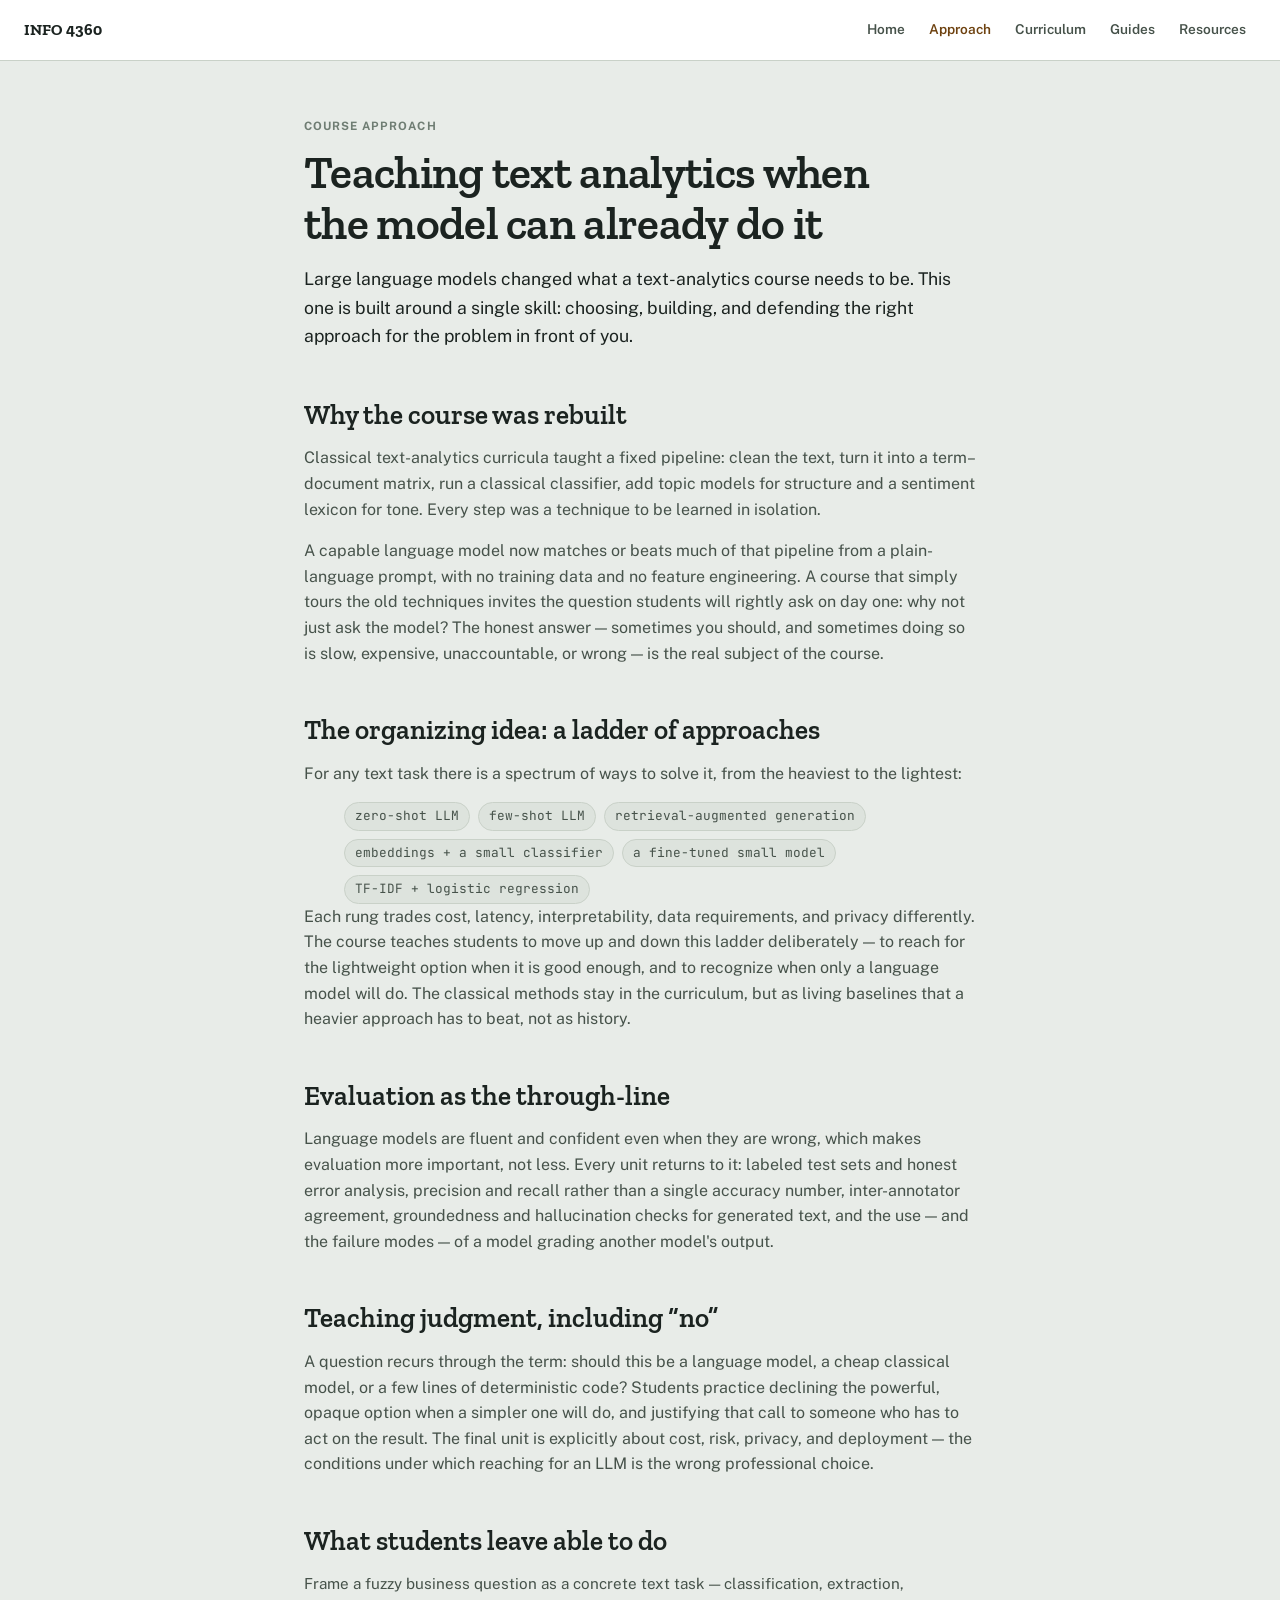
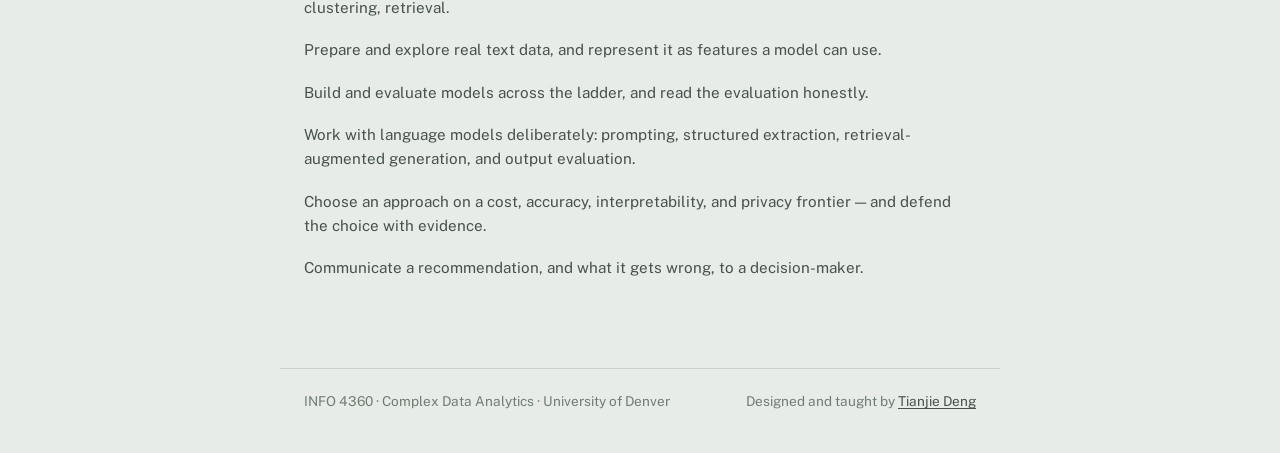
<file: approach.html>
<!DOCTYPE html>
<html lang="en">
<head>
<meta charset="utf-8">
<meta name="viewport" content="width=device-width, initial-scale=1">
<title>Approach &middot; INFO 4360</title>
<link rel="icon" href="data:image/svg+xml,%3Csvg xmlns='http://www.w3.org/2000/svg' viewBox='0 0 32 32'%3E%3Crect width='32' height='32' rx='7' fill='%23a8681f'/%3E%3Ctext x='16' y='23' font-family='Georgia,serif' font-size='20' fill='white' text-anchor='middle'%3Ea%3C/text%3E%3C/svg%3E">
<link rel="stylesheet" href="https://fonts.googleapis.com/css2?family=Zilla+Slab:wght@400;500;600;700&family=Public+Sans:wght@400;500;600;700;800&family=JetBrains+Mono:wght@400;500;600&display=swap">
<link rel="stylesheet" href="style.css">
</head>
<body>

<header class="site-header">
  <a class="brand" href="index.html">INFO 4360</a>
  <nav class="site-nav">
    <a href="index.html">Home</a>
    <a href="approach.html" aria-current="page">Approach</a>
    <a href="curriculum.html">Curriculum</a>
    <a href="guides.html">Guides</a>
    <a href="resources.html">Resources</a>
  </nav>
</header>

<main>
  <p class="eyebrow">Course approach</p>
  <h1>Teaching text analytics when the model can already do it</h1>
  <p class="lede">Large language models changed what a text-analytics course needs to be. This one is built around a single skill: choosing, building, and defending the right approach for the problem in front of you.</p>

  <h2>Why the course was rebuilt</h2>
  <p>Classical text-analytics curricula taught a fixed pipeline: clean the text, turn it into a term&ndash;document matrix, run a classical classifier, add topic models for structure and a sentiment lexicon for tone. Every step was a technique to be learned in isolation.</p>
  <p>A capable language model now matches or beats much of that pipeline from a plain-language prompt, with no training data and no feature engineering. A course that simply tours the old techniques invites the question students will rightly ask on day one: why not just ask the model? The honest answer &mdash; sometimes you should, and sometimes doing so is slow, expensive, unaccountable, or wrong &mdash; is the real subject of the course.</p>

  <h2>The organizing idea: a ladder of approaches</h2>
  <p>For any text task there is a spectrum of ways to solve it, from the heaviest to the lightest:</p>
  <ul class="tags">
    <li>zero-shot LLM</li>
    <li>few-shot LLM</li>
    <li>retrieval-augmented generation</li>
    <li>embeddings + a small classifier</li>
    <li>a fine-tuned small model</li>
    <li>TF-IDF + logistic regression</li>
  </ul>
  <p>Each rung trades cost, latency, interpretability, data requirements, and privacy differently. The course teaches students to move up and down this ladder deliberately &mdash; to reach for the lightweight option when it is good enough, and to recognize when only a language model will do. The classical methods stay in the curriculum, but as living baselines that a heavier approach has to beat, not as history.</p>

  <h2>Evaluation as the through-line</h2>
  <p>Language models are fluent and confident even when they are wrong, which makes evaluation more important, not less. Every unit returns to it: labeled test sets and honest error analysis, precision and recall rather than a single accuracy number, inter-annotator agreement, groundedness and hallucination checks for generated text, and the use &mdash; and the failure modes &mdash; of a model grading another model's output.</p>

  <h2>Teaching judgment, including &ldquo;no&rdquo;</h2>
  <p>A question recurs through the term: should this be a language model, a cheap classical model, or a few lines of deterministic code? Students practice declining the powerful, opaque option when a simpler one will do, and justifying that call to someone who has to act on the result. The final unit is explicitly about cost, risk, privacy, and deployment &mdash; the conditions under which reaching for an LLM is the wrong professional choice.</p>

  <h2>What students leave able to do</h2>
  <ul class="stack">
    <li>Frame a fuzzy business question as a concrete text task &mdash; classification, extraction, clustering, retrieval.</li>
    <li>Prepare and explore real text data, and represent it as features a model can use.</li>
    <li>Build and evaluate models across the ladder, and read the evaluation honestly.</li>
    <li>Work with language models deliberately: prompting, structured extraction, retrieval-augmented generation, and output evaluation.</li>
    <li>Choose an approach on a cost, accuracy, interpretability, and privacy frontier &mdash; and defend the choice with evidence.</li>
    <li>Communicate a recommendation, and what it gets wrong, to a decision-maker.</li>
  </ul>
</main>

<footer class="byline">
  <span>INFO 4360 &middot; Complex Data Analytics &middot; University of Denver</span>
  <span>Designed and taught by <a href="https://daniels.du.edu/directory/tianjie-deng/">Tianjie Deng</a></span>
</footer>

</body>
</html>
</file>
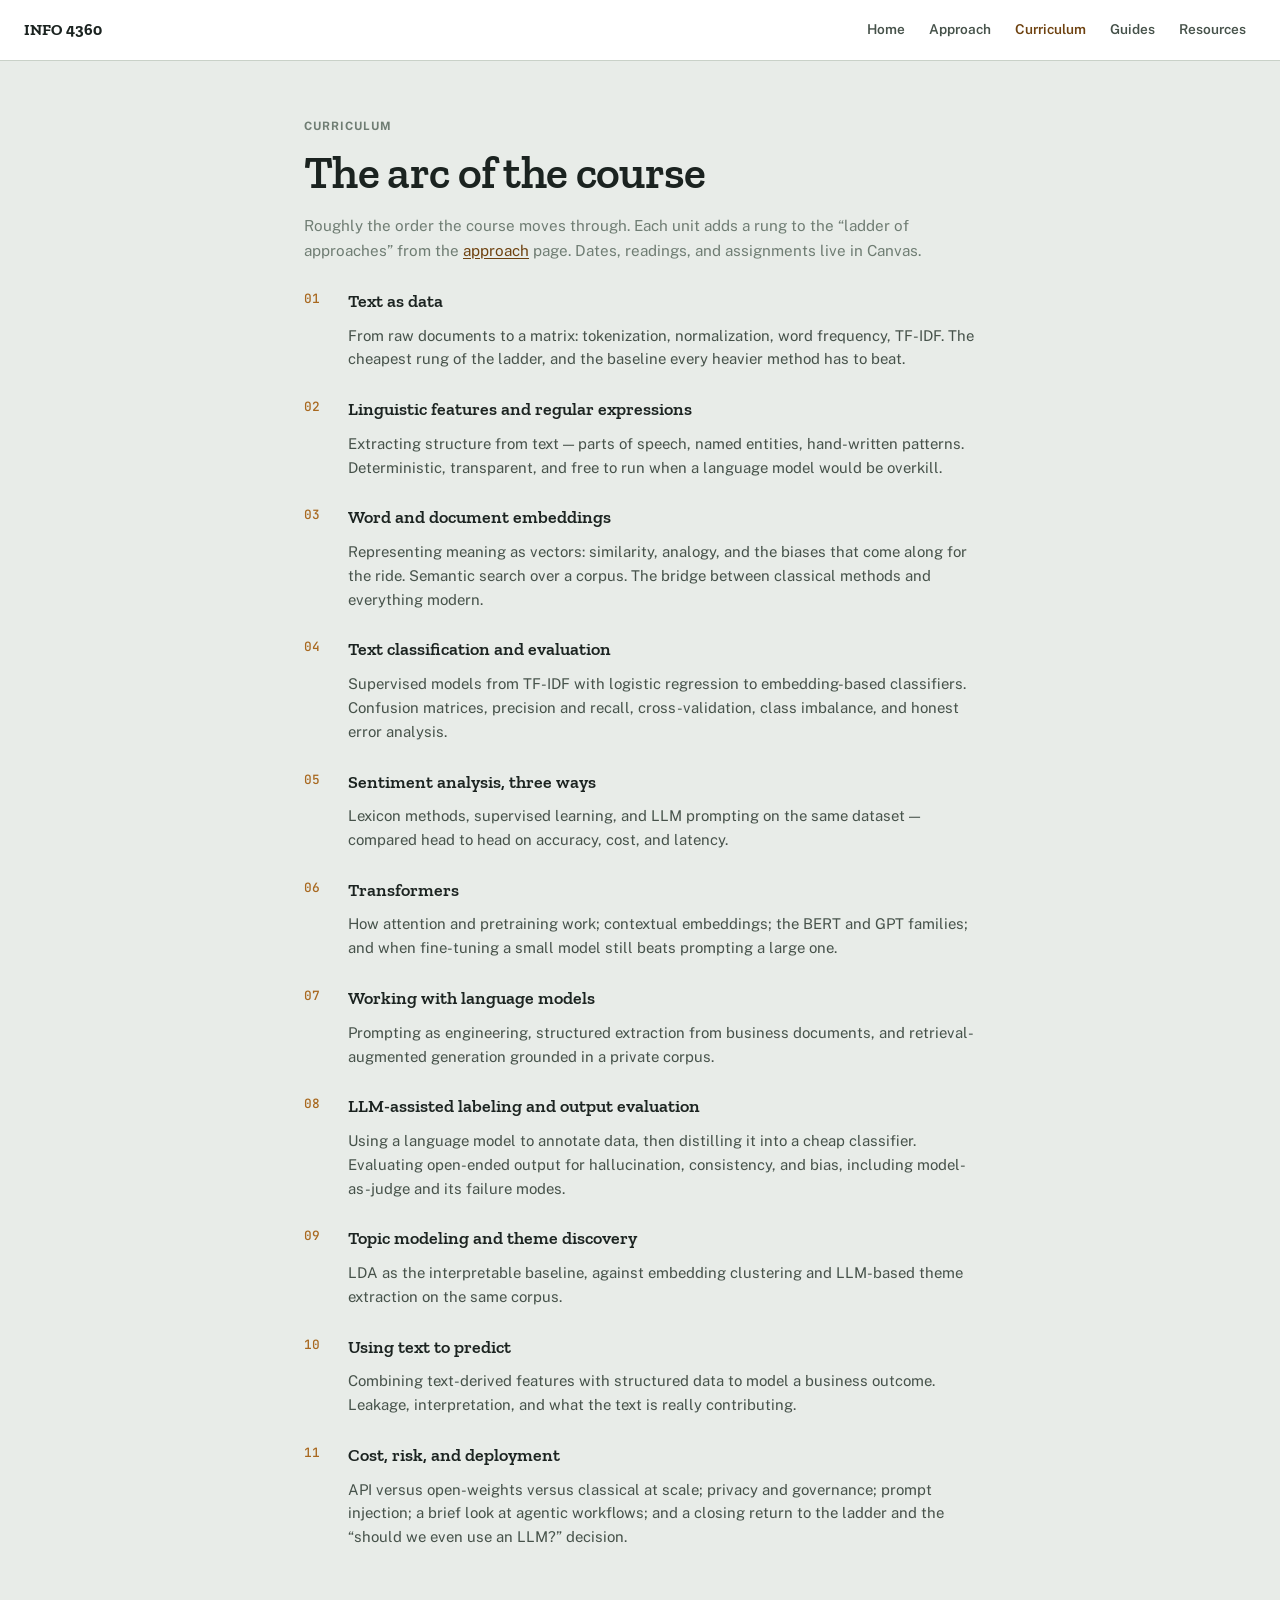
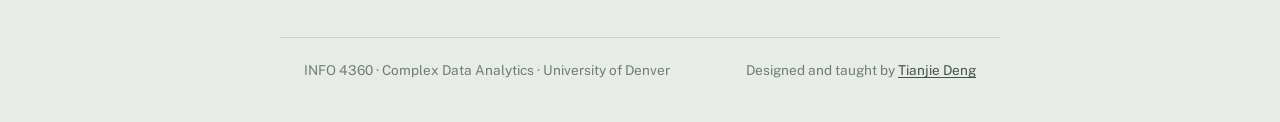
<file: curriculum.html>
<!DOCTYPE html>
<html lang="en">
<head>
<meta charset="utf-8">
<meta name="viewport" content="width=device-width, initial-scale=1">
<title>Curriculum &middot; INFO 4360</title>
<link rel="icon" href="data:image/svg+xml,%3Csvg xmlns='http://www.w3.org/2000/svg' viewBox='0 0 32 32'%3E%3Crect width='32' height='32' rx='7' fill='%23a8681f'/%3E%3Ctext x='16' y='23' font-family='Georgia,serif' font-size='20' fill='white' text-anchor='middle'%3Ea%3C/text%3E%3C/svg%3E">
<link rel="stylesheet" href="https://fonts.googleapis.com/css2?family=Zilla+Slab:wght@400;500;600;700&family=Public+Sans:wght@400;500;600;700;800&family=JetBrains+Mono:wght@400;500;600&display=swap">
<link rel="stylesheet" href="style.css">
</head>
<body>

<header class="site-header">
  <a class="brand" href="index.html">INFO 4360</a>
  <nav class="site-nav">
    <a href="index.html">Home</a>
    <a href="approach.html">Approach</a>
    <a href="curriculum.html" aria-current="page">Curriculum</a>
    <a href="guides.html">Guides</a>
    <a href="resources.html">Resources</a>
  </nav>
</header>

<main>
  <p class="eyebrow">Curriculum</p>
  <h1>The arc of the course</h1>
  <p class="section-lede">Roughly the order the course moves through. Each unit adds a rung to the &ldquo;ladder of approaches&rdquo; from the <a href="approach.html">approach</a> page. Dates, readings, and assignments live in Canvas.</p>

  <ol class="arc">
    <li>
      <h3>Text as data</h3>
      <p>From raw documents to a matrix: tokenization, normalization, word frequency, TF-IDF. The cheapest rung of the ladder, and the baseline every heavier method has to beat.</p>
    </li>
    <li>
      <h3>Linguistic features and regular expressions</h3>
      <p>Extracting structure from text &mdash; parts of speech, named entities, hand-written patterns. Deterministic, transparent, and free to run when a language model would be overkill.</p>
    </li>
    <li>
      <h3>Word and document embeddings</h3>
      <p>Representing meaning as vectors: similarity, analogy, and the biases that come along for the ride. Semantic search over a corpus. The bridge between classical methods and everything modern.</p>
    </li>
    <li>
      <h3>Text classification and evaluation</h3>
      <p>Supervised models from TF-IDF with logistic regression to embedding-based classifiers. Confusion matrices, precision and recall, cross-validation, class imbalance, and honest error analysis.</p>
    </li>
    <li>
      <h3>Sentiment analysis, three ways</h3>
      <p>Lexicon methods, supervised learning, and LLM prompting on the same dataset &mdash; compared head to head on accuracy, cost, and latency.</p>
    </li>
    <li>
      <h3>Transformers</h3>
      <p>How attention and pretraining work; contextual embeddings; the BERT and GPT families; and when fine-tuning a small model still beats prompting a large one.</p>
    </li>
    <li>
      <h3>Working with language models</h3>
      <p>Prompting as engineering, structured extraction from business documents, and retrieval-augmented generation grounded in a private corpus.</p>
    </li>
    <li>
      <h3>LLM-assisted labeling and output evaluation</h3>
      <p>Using a language model to annotate data, then distilling it into a cheap classifier. Evaluating open-ended output for hallucination, consistency, and bias, including model-as-judge and its failure modes.</p>
    </li>
    <li>
      <h3>Topic modeling and theme discovery</h3>
      <p>LDA as the interpretable baseline, against embedding clustering and LLM-based theme extraction on the same corpus.</p>
    </li>
    <li>
      <h3>Using text to predict</h3>
      <p>Combining text-derived features with structured data to model a business outcome. Leakage, interpretation, and what the text is really contributing.</p>
    </li>
    <li>
      <h3>Cost, risk, and deployment</h3>
      <p>API versus open-weights versus classical at scale; privacy and governance; prompt injection; a brief look at agentic workflows; and a closing return to the ladder and the &ldquo;should we even use an LLM?&rdquo; decision.</p>
    </li>
  </ol>
</main>

<footer class="byline">
  <span>INFO 4360 &middot; Complex Data Analytics &middot; University of Denver</span>
  <span>Designed and taught by <a href="https://daniels.du.edu/directory/tianjie-deng/">Tianjie Deng</a></span>
</footer>

</body>
</html>
</file>
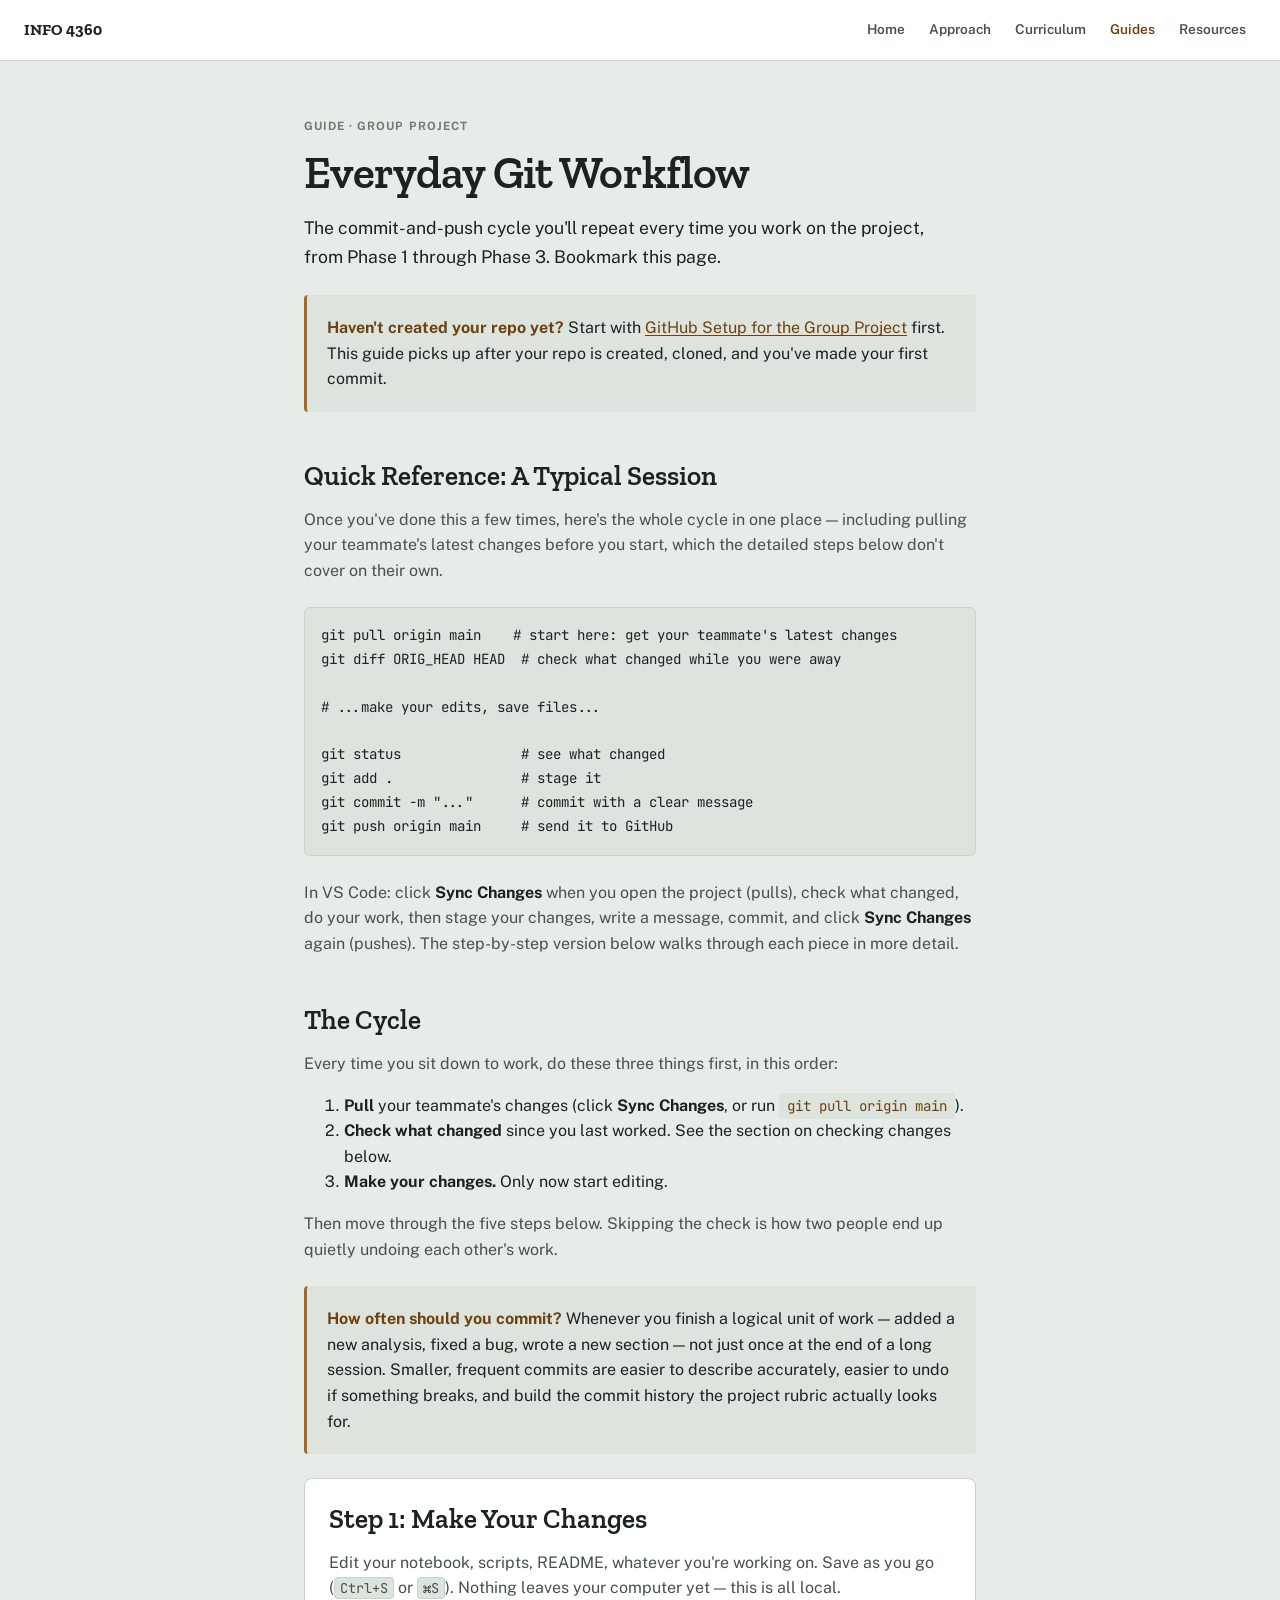
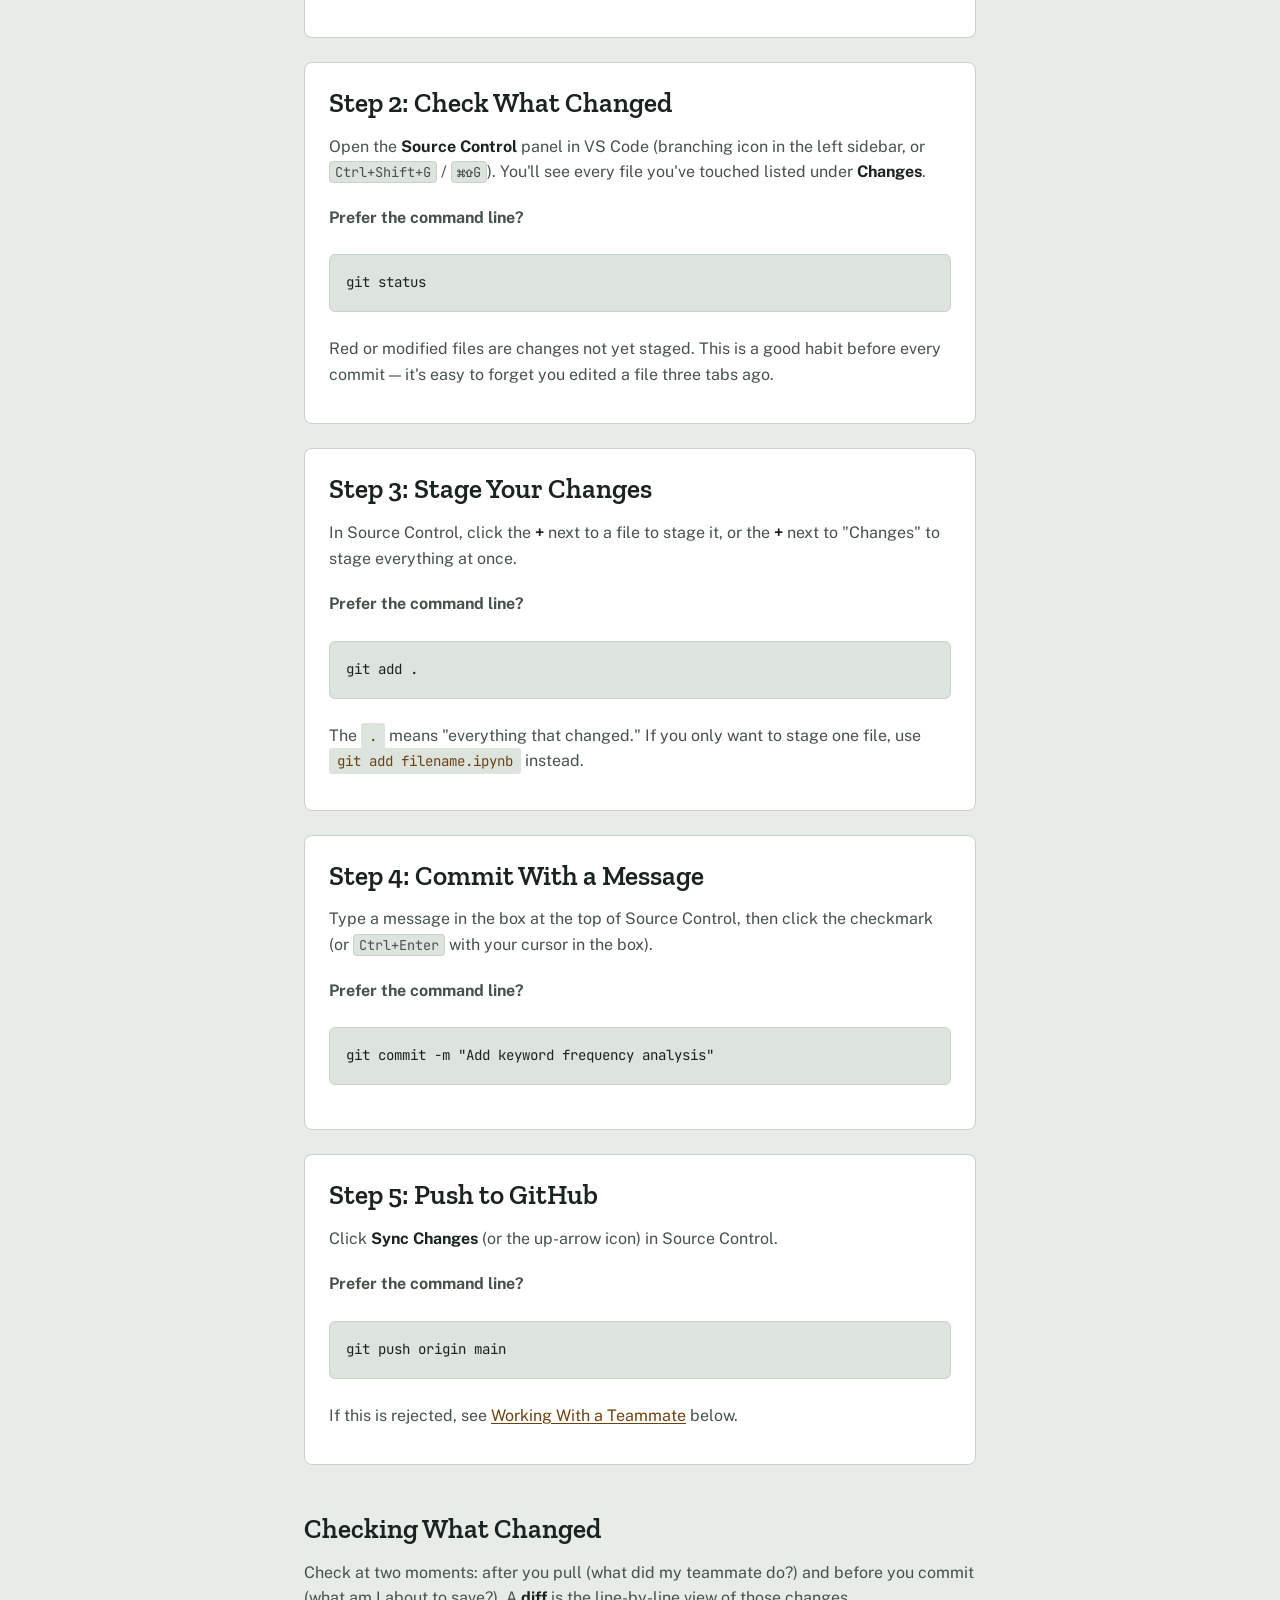
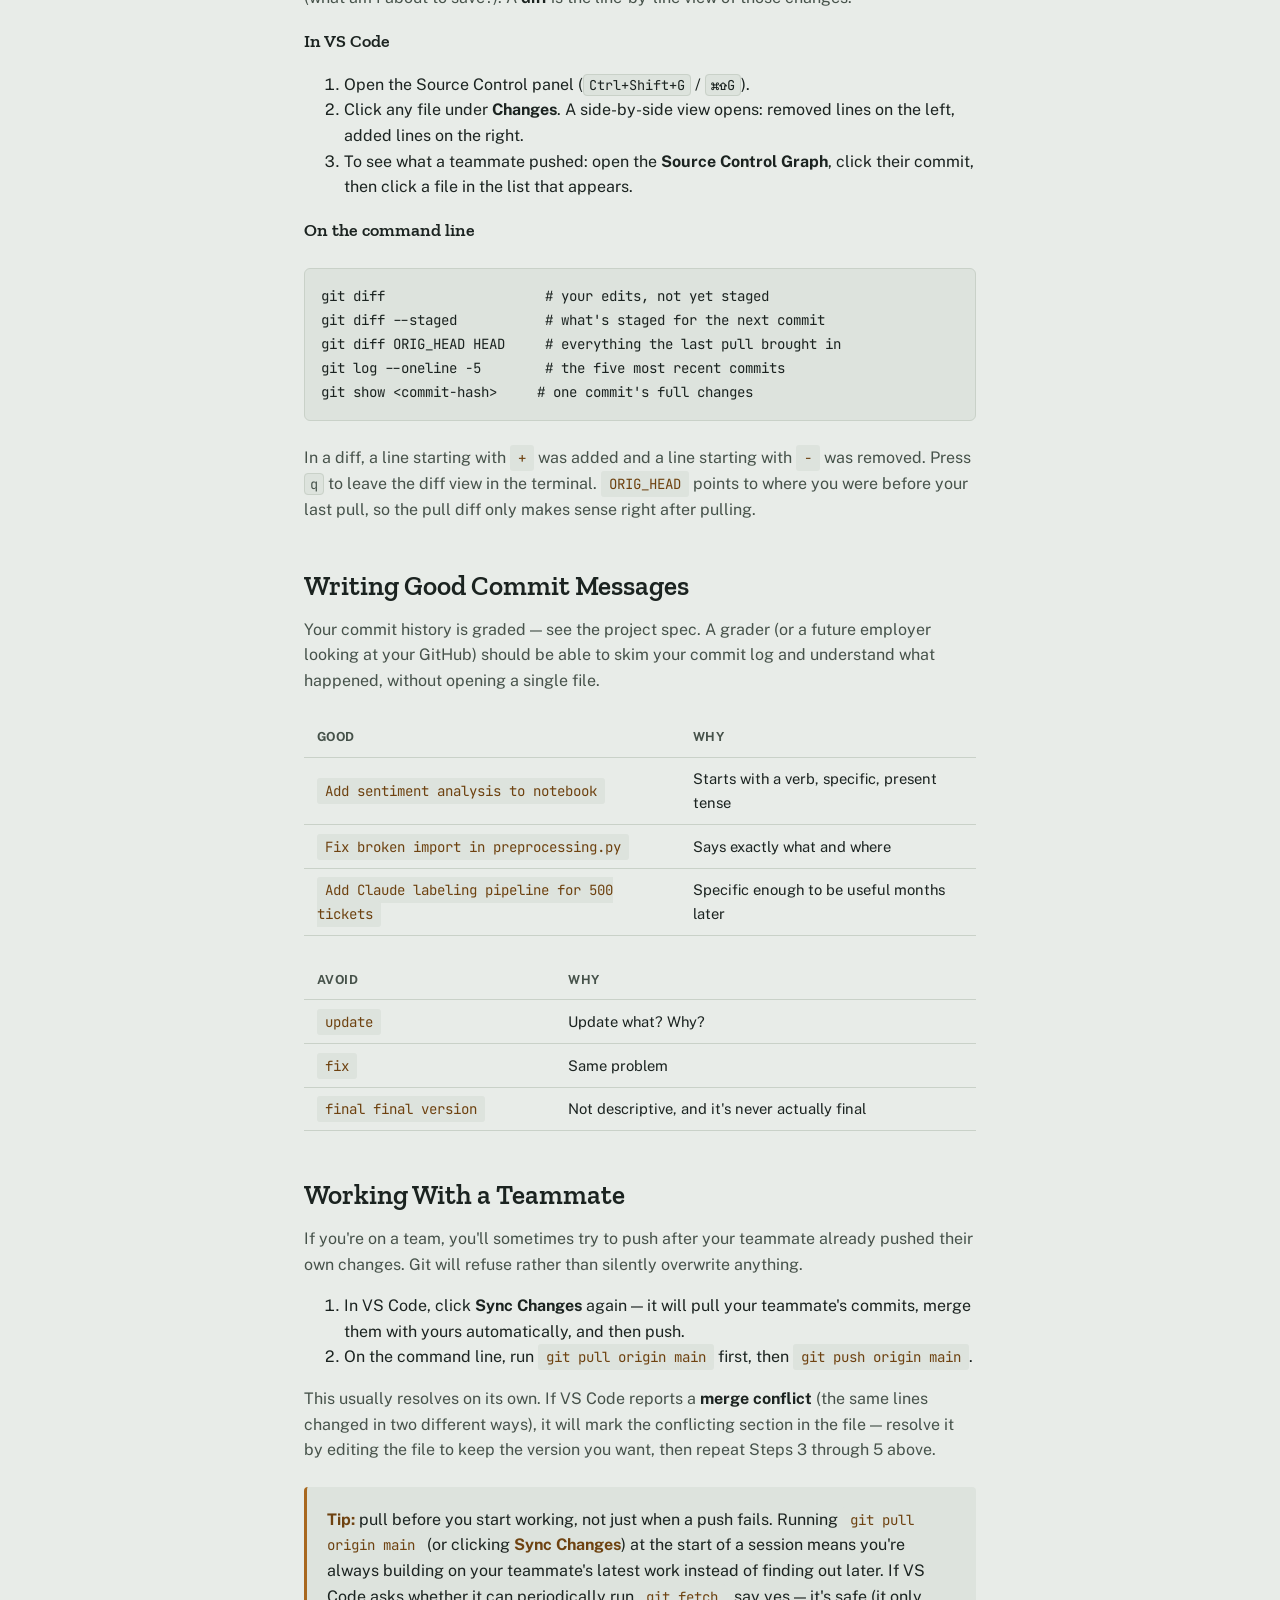
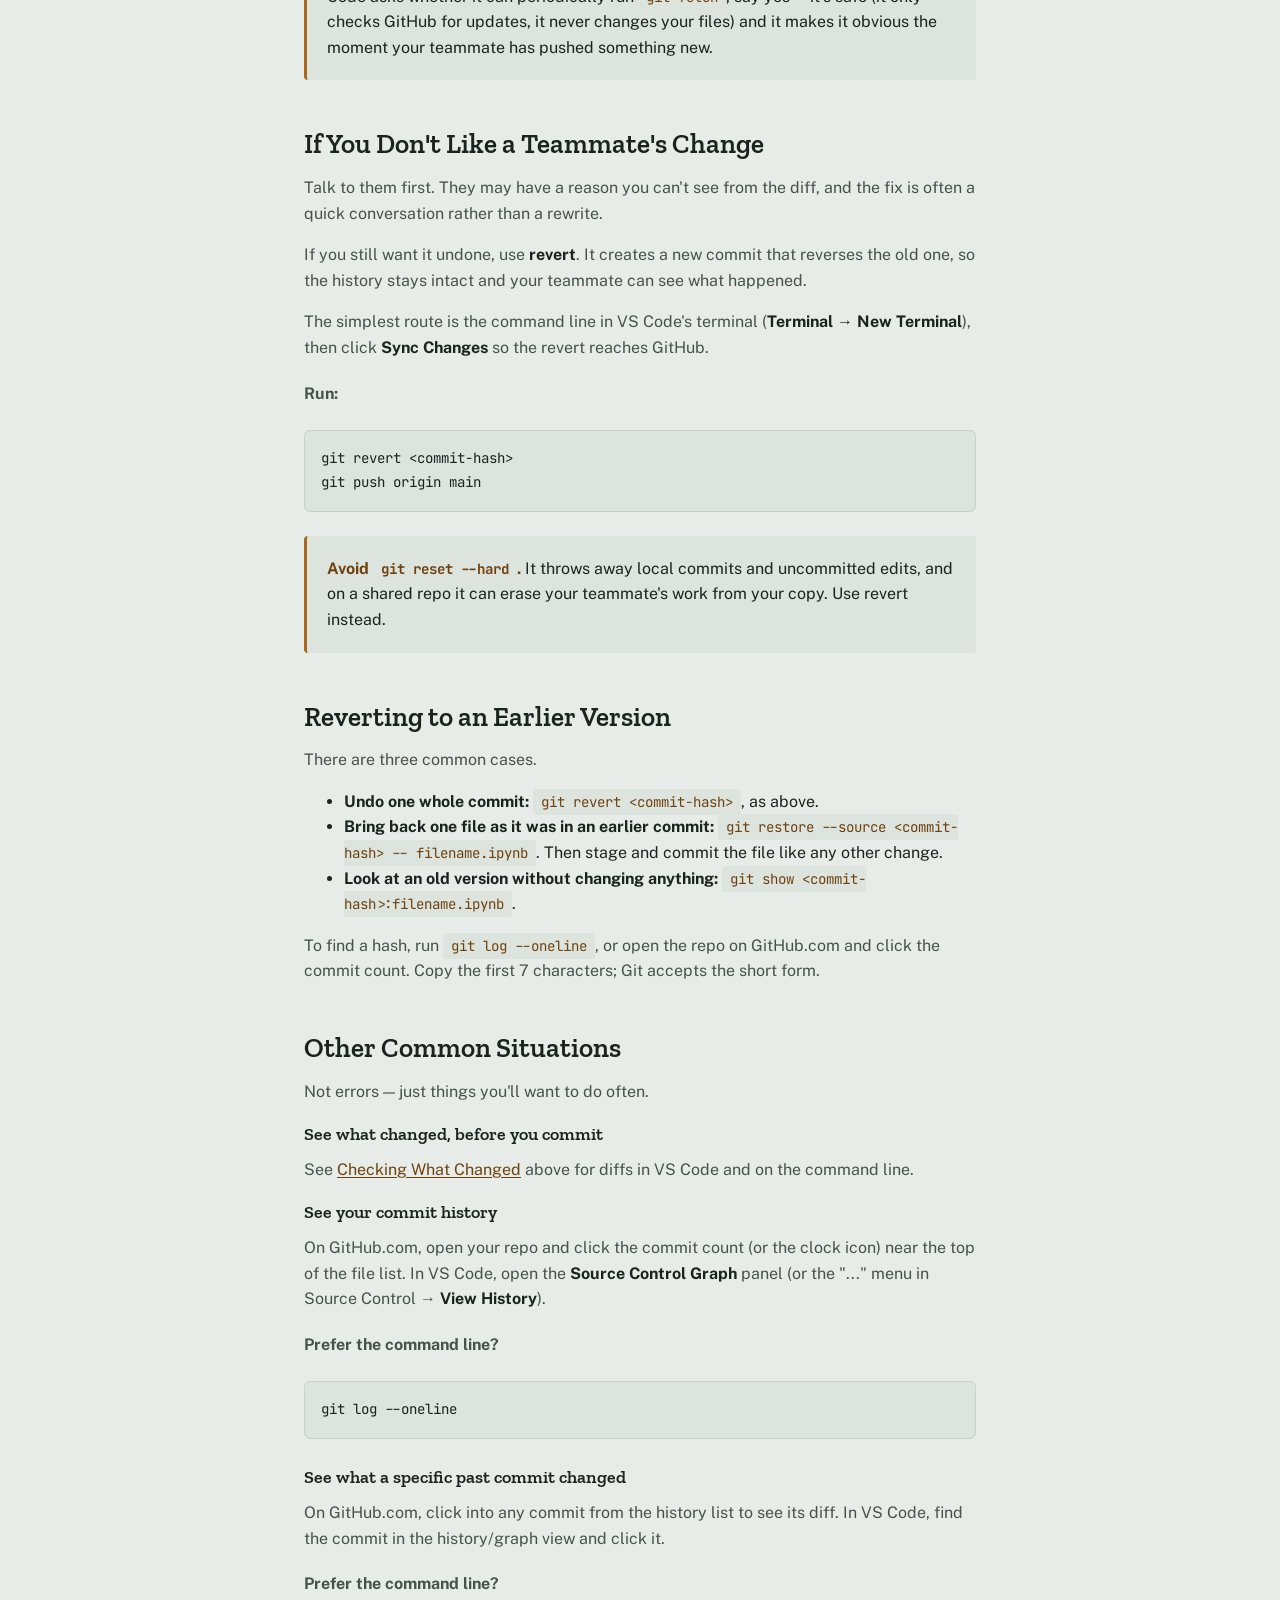
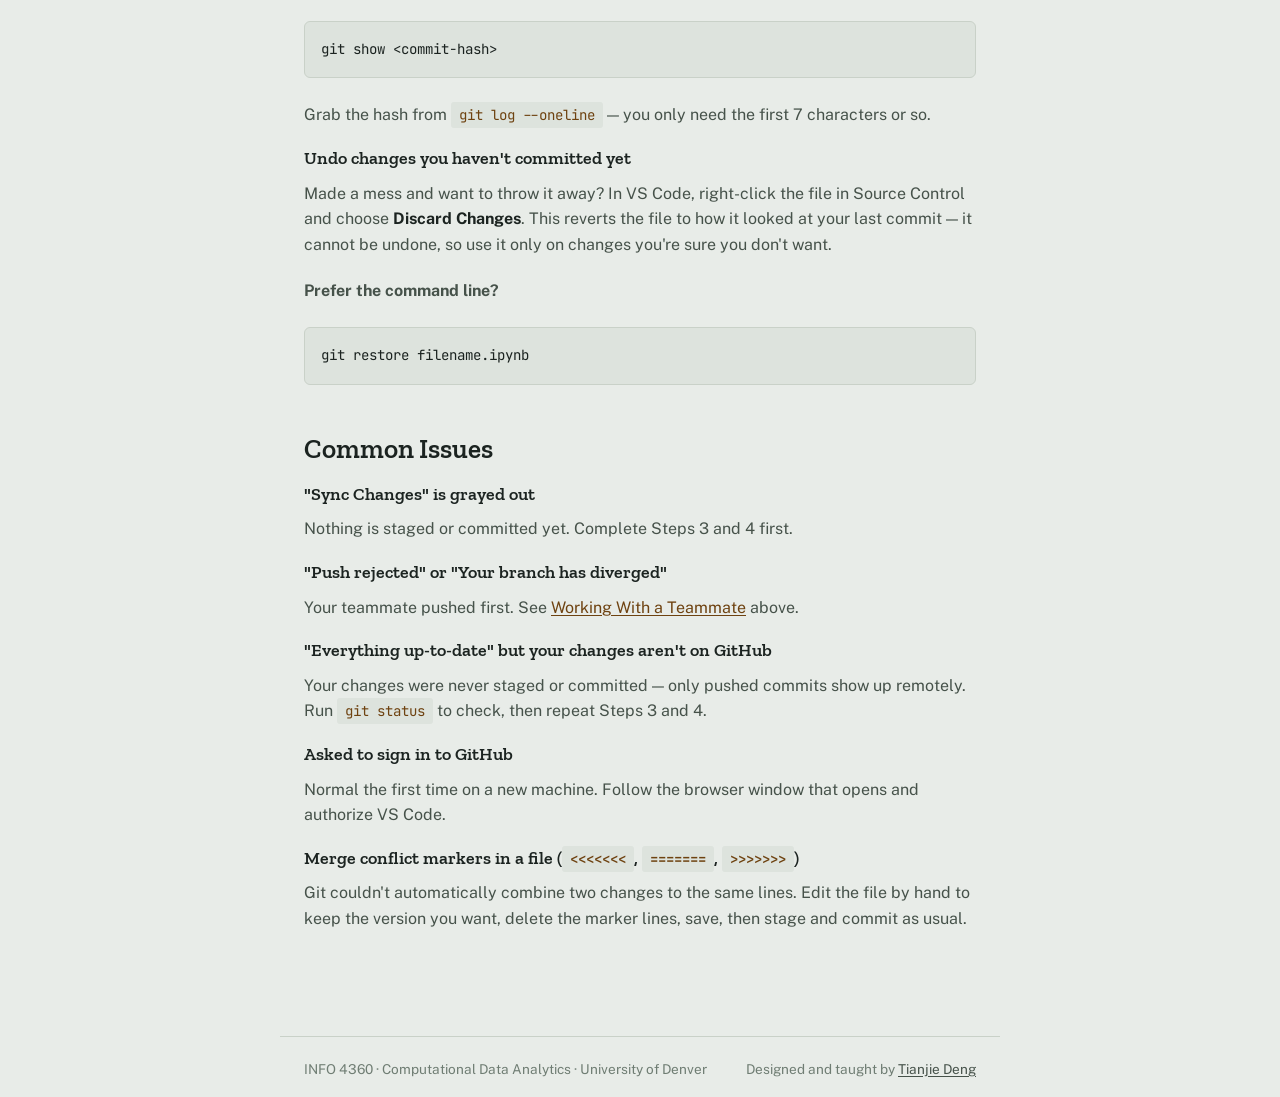
<file: git-workflow-guide.html>
<!DOCTYPE html>
<html lang="en">
<head>
<meta charset="utf-8">
<meta name="viewport" content="width=device-width, initial-scale=1">
<title>Everyday Git Workflow · INFO 4360</title>
<link rel="icon" href="data:image/svg+xml,%3Csvg xmlns='http://www.w3.org/2000/svg' viewBox='0 0 32 32'%3E%3Crect width='32' height='32' rx='7' fill='%23a8681f'/%3E%3Ctext x='16' y='23' font-family='Georgia,serif' font-size='20' fill='white' text-anchor='middle'%3Ea%3C/text%3E%3C/svg%3E">
<link rel="stylesheet" href="https://fonts.googleapis.com/css2?family=Zilla+Slab:wght@400;500;600;700&family=Public+Sans:wght@400;500;600;700;800&family=JetBrains+Mono:wght@400;500;600&display=swap">
<link rel="stylesheet" href="style.css">
<style>
  code {
    font-family: var(--font-mono);
    font-size: 0.88rem;
    background: var(--surface-alt);
    padding: 0.25rem 0.5rem;
    border-radius: 3px;
    color: var(--accent-ink);
  }

  pre {
    background: var(--surface-alt);
    border: 1px solid var(--line);
    border-radius: 6px;
    padding: 1rem;
    overflow-x: auto;
    margin: 1.5rem 0;
  }

  pre code {
    background: none;
    padding: 0;
    color: var(--ink);
  }

  .concept-box {
    background: var(--surface-alt);
    border-left: 3px solid var(--accent);
    padding: 1.25rem;
    margin: 1.5rem 0;
    border-radius: 4px;
  }

  .concept-box strong { color: var(--accent-ink); }

  .step-card {
    background: var(--surface);
    border: 1px solid var(--line);
    border-radius: 8px;
    padding: 1.5rem 1.5rem 1.25rem;
    margin: 1.5rem 0;
  }

  .step-card h2 {
    margin-top: 0;
  }

  kbd {
    font-family: var(--font-mono);
    font-size: 0.85em;
    background: var(--surface-alt);
    border: 1px solid var(--line);
    border-radius: 4px;
    padding: 1px 5px;
  }

  table {
    width: 100%;
    border-collapse: collapse;
    margin: 1.5rem 0;
  }

  th, td {
    text-align: left;
    padding: 0.6rem 0.8rem;
    border-bottom: 1px solid var(--line);
    font-size: 0.92rem;
  }

  th {
    color: var(--ink-soft);
    font-weight: 700;
    font-size: 0.78rem;
    text-transform: uppercase;
    letter-spacing: 0.04em;
  }
</style>
</head>
<body>

<header class="site-header">
  <a class="brand" href="index.html">INFO 4360</a>
  <nav class="site-nav">
    <a href="index.html">Home</a>
    <a href="approach.html">Approach</a>
    <a href="curriculum.html">Curriculum</a>
    <a href="guides.html" aria-current="page">Guides</a>
    <a href="resources.html">Resources</a>
  </nav>
</header>

<main>
  <p class="eyebrow">Guide · Group Project</p>
  <h1>Everyday Git Workflow</h1>
  <p class="lede">The commit-and-push cycle you'll repeat every time you work on the project, from Phase 1 through Phase 3. Bookmark this page.</p>

  <div class="concept-box">
    <strong>Haven't created your repo yet?</strong> Start with <a href="github-setup-guide.html">GitHub Setup for the Group Project</a> first. This guide picks up after your repo is created, cloned, and you've made your first commit.
  </div>

  <h2>Quick Reference: A Typical Session</h2>
  <p>Once you've done this a few times, here's the whole cycle in one place &mdash; including pulling your teammate's latest changes before you start, which the detailed steps below don't cover on their own.</p>
  <pre><code>git pull origin main    # start here: get your teammate's latest changes
git diff ORIG_HEAD HEAD  # check what changed while you were away

# ...make your edits, save files...

git status               # see what changed
git add .                # stage it
git commit -m "..."      # commit with a clear message
git push origin main     # send it to GitHub</code></pre>
  <p class="verify-help">In VS Code: click <strong>Sync Changes</strong> when you open the project (pulls), check what changed, do your work, then stage your changes, write a message, commit, and click <strong>Sync Changes</strong> again (pushes). The step-by-step version below walks through each piece in more detail.</p>

  <h2>The Cycle</h2>
  <p>Every time you sit down to work, do these three things first, in this order:</p>
  <ol>
    <li><strong>Pull</strong> your teammate's changes (click <strong>Sync Changes</strong>, or run <code>git pull origin main</code>).</li>
    <li><strong>Check what changed</strong> since you last worked. See the section on checking changes below.</li>
    <li><strong>Make your changes.</strong> Only now start editing.</li>
  </ol>
  <p>Then move through the five steps below. Skipping the check is how two people end up quietly undoing each other's work.</p>

  <div class="concept-box">
    <strong>How often should you commit?</strong> Whenever you finish a logical unit of work &mdash; added a new analysis, fixed a bug, wrote a new section &mdash; not just once at the end of a long session. Smaller, frequent commits are easier to describe accurately, easier to undo if something breaks, and build the commit history the project rubric actually looks for.
  </div>

  <div class="step-card">
    <h2>Step 1: Make Your Changes</h2>
    <p>Edit your notebook, scripts, README, whatever you're working on. Save as you go (<kbd>Ctrl+S</kbd> or <kbd>&#8984;S</kbd>). Nothing leaves your computer yet &mdash; this is all local.</p>
  </div>

  <div class="step-card">
    <h2>Step 2: Check What Changed</h2>
    <p>Open the <strong>Source Control</strong> panel in VS Code (branching icon in the left sidebar, or <kbd>Ctrl+Shift+G</kbd> / <kbd>&#8984;&#8679;G</kbd>). You'll see every file you've touched listed under <strong>Changes</strong>.</p>
    <p class="verify-label" style="margin-top:1.25rem; font-weight:700;">Prefer the command line?</p>
    <pre><code>git status</code></pre>
    <p class="verify-help">Red or modified files are changes not yet staged. This is a good habit before every commit &mdash; it's easy to forget you edited a file three tabs ago.</p>
  </div>

  <div class="step-card">
    <h2>Step 3: Stage Your Changes</h2>
    <p>In Source Control, click the <strong>+</strong> next to a file to stage it, or the <strong>+</strong> next to "Changes" to stage everything at once.</p>
    <p class="verify-label" style="margin-top:1.25rem; font-weight:700;">Prefer the command line?</p>
    <pre><code>git add .</code></pre>
    <p class="verify-help">The <code>.</code> means "everything that changed." If you only want to stage one file, use <code>git add filename.ipynb</code> instead.</p>
  </div>

  <div class="step-card">
    <h2>Step 4: Commit With a Message</h2>
    <p>Type a message in the box at the top of Source Control, then click the checkmark (or <kbd>Ctrl+Enter</kbd> with your cursor in the box).</p>
    <p class="verify-label" style="margin-top:1.25rem; font-weight:700;">Prefer the command line?</p>
    <pre><code>git commit -m "Add keyword frequency analysis"</code></pre>
  </div>

  <div class="step-card">
    <h2>Step 5: Push to GitHub</h2>
    <p>Click <strong>Sync Changes</strong> (or the up-arrow icon) in Source Control.</p>
    <p class="verify-label" style="margin-top:1.25rem; font-weight:700;">Prefer the command line?</p>
    <pre><code>git push origin main</code></pre>
    <p class="verify-help">If this is rejected, see <a href="#teammate">Working With a Teammate</a> below.</p>
  </div>

  <h2 id="checking">Checking What Changed</h2>
  <p>Check at two moments: after you pull (what did my teammate do?) and before you commit (what am I about to save?). A <strong>diff</strong> is the line-by-line view of those changes.</p>

  <h3>In VS Code</h3>
  <ol>
    <li>Open the Source Control panel (<kbd>Ctrl+Shift+G</kbd> / <kbd>&#8984;&#8679;G</kbd>).</li>
    <li>Click any file under <strong>Changes</strong>. A side-by-side view opens: removed lines on the left, added lines on the right.</li>
    <li>To see what a teammate pushed: open the <strong>Source Control Graph</strong>, click their commit, then click a file in the list that appears.</li>
  </ol>

  <h3>On the command line</h3>
  <pre><code>git diff                    # your edits, not yet staged
git diff --staged           # what's staged for the next commit
git diff ORIG_HEAD HEAD     # everything the last pull brought in
git log --oneline -5        # the five most recent commits
git show &lt;commit-hash&gt;     # one commit's full changes</code></pre>
  <p class="verify-help">In a diff, a line starting with <code>+</code> was added and a line starting with <code>-</code> was removed. Press <kbd>q</kbd> to leave the diff view in the terminal. <code>ORIG_HEAD</code> points to where you were before your last pull, so the pull diff only makes sense right after pulling.</p>

  <h2>Writing Good Commit Messages</h2>
  <p>Your commit history is graded &mdash; see the project spec. A grader (or a future employer looking at your GitHub) should be able to skim your commit log and understand what happened, without opening a single file.</p>

  <table>
    <tr><th>Good</th><th>Why</th></tr>
    <tr><td><code>Add sentiment analysis to notebook</code></td><td>Starts with a verb, specific, present tense</td></tr>
    <tr><td><code>Fix broken import in preprocessing.py</code></td><td>Says exactly what and where</td></tr>
    <tr><td><code>Add Claude labeling pipeline for 500 tickets</code></td><td>Specific enough to be useful months later</td></tr>
  </table>

  <table>
    <tr><th>Avoid</th><th>Why</th></tr>
    <tr><td><code>update</code></td><td>Update what? Why?</td></tr>
    <tr><td><code>fix</code></td><td>Same problem</td></tr>
    <tr><td><code>final final version</code></td><td>Not descriptive, and it's never actually final</td></tr>
  </table>

  <h2 id="teammate">Working With a Teammate</h2>
  <p>If you're on a team, you'll sometimes try to push after your teammate already pushed their own changes. Git will refuse rather than silently overwrite anything.</p>
  <ol>
    <li>In VS Code, click <strong>Sync Changes</strong> again &mdash; it will pull your teammate's commits, merge them with yours automatically, and then push.</li>
    <li>On the command line, run <code>git pull origin main</code> first, then <code>git push origin main</code>.</li>
  </ol>
  <p>This usually resolves on its own. If VS Code reports a <strong>merge conflict</strong> (the same lines changed in two different ways), it will mark the conflicting section in the file &mdash; resolve it by editing the file to keep the version you want, then repeat Steps 3 through 5 above.</p>

  <div class="concept-box">
    <strong>Tip:</strong> pull before you start working, not just when a push fails. Running <code>git pull origin main</code> (or clicking <strong>Sync Changes</strong>) at the start of a session means you're always building on your teammate's latest work instead of finding out later. If VS Code asks whether it can periodically run <code>git fetch</code>, say yes &mdash; it's safe (it only checks GitHub for updates, it never changes your files) and it makes it obvious the moment your teammate has pushed something new.
  </div>

  <h2>If You Don't Like a Teammate's Change</h2>
  <p>Talk to them first. They may have a reason you can't see from the diff, and the fix is often a quick conversation rather than a rewrite.</p>
  <p>If you still want it undone, use <strong>revert</strong>. It creates a new commit that reverses the old one, so the history stays intact and your teammate can see what happened.</p>
  <p>The simplest route is the command line in VS Code's terminal (<strong>Terminal &rarr; New Terminal</strong>), then click <strong>Sync Changes</strong> so the revert reaches GitHub.</p>
  <p class="verify-label" style="margin-top:1.25rem; font-weight:700;">Run:</p>
  <pre><code>git revert &lt;commit-hash&gt;
git push origin main</code></pre>
  <div class="concept-box">
    <strong>Avoid <code>git reset --hard</code>.</strong> It throws away local commits and uncommitted edits, and on a shared repo it can erase your teammate's work from your copy. Use revert instead.
  </div>

  <h2>Reverting to an Earlier Version</h2>
  <p>There are three common cases.</p>
  <ul>
    <li><strong>Undo one whole commit:</strong> <code>git revert &lt;commit-hash&gt;</code>, as above.</li>
    <li><strong>Bring back one file as it was in an earlier commit:</strong> <code>git restore --source &lt;commit-hash&gt; -- filename.ipynb</code>. Then stage and commit the file like any other change.</li>
    <li><strong>Look at an old version without changing anything:</strong> <code>git show &lt;commit-hash&gt;:filename.ipynb</code>.</li>
  </ul>
  <p class="verify-help">To find a hash, run <code>git log --oneline</code>, or open the repo on GitHub.com and click the commit count. Copy the first 7 characters; Git accepts the short form.</p>

  <h2>Other Common Situations</h2>
  <p>Not errors &mdash; just things you'll want to do often.</p>

  <h3>See what changed, before you commit</h3>
  <p>See <a href="#checking">Checking What Changed</a> above for diffs in VS Code and on the command line.</p>

  <h3>See your commit history</h3>
  <p>On GitHub.com, open your repo and click the commit count (or the clock icon) near the top of the file list. In VS Code, open the <strong>Source Control Graph</strong> panel (or the "..." menu in Source Control &rarr; <strong>View History</strong>).</p>
  <p class="verify-label" style="margin-top:1.25rem; font-weight:700;">Prefer the command line?</p>
  <pre><code>git log --oneline</code></pre>

  <h3>See what a specific past commit changed</h3>
  <p>On GitHub.com, click into any commit from the history list to see its diff. In VS Code, find the commit in the history/graph view and click it.</p>
  <p class="verify-label" style="margin-top:1.25rem; font-weight:700;">Prefer the command line?</p>
  <pre><code>git show &lt;commit-hash&gt;</code></pre>
  <p class="verify-help">Grab the hash from <code>git log --oneline</code> &mdash; you only need the first 7 characters or so.</p>

  <h3>Undo changes you haven't committed yet</h3>
  <p>Made a mess and want to throw it away? In VS Code, right-click the file in Source Control and choose <strong>Discard Changes</strong>. This reverts the file to how it looked at your last commit &mdash; it cannot be undone, so use it only on changes you're sure you don't want.</p>
  <p class="verify-label" style="margin-top:1.25rem; font-weight:700;">Prefer the command line?</p>
  <pre><code>git restore filename.ipynb</code></pre>

  <h2>Common Issues</h2>

  <h3>"Sync Changes" is grayed out</h3>
  <p>Nothing is staged or committed yet. Complete Steps 3 and 4 first.</p>

  <h3>"Push rejected" or "Your branch has diverged"</h3>
  <p>Your teammate pushed first. See <a href="#teammate">Working With a Teammate</a> above.</p>

  <h3>"Everything up-to-date" but your changes aren't on GitHub</h3>
  <p>Your changes were never staged or committed &mdash; only pushed commits show up remotely. Run <code>git status</code> to check, then repeat Steps 3 and 4.</p>

  <h3>Asked to sign in to GitHub</h3>
  <p>Normal the first time on a new machine. Follow the browser window that opens and authorize VS Code.</p>

  <h3>Merge conflict markers in a file (<code>&lt;&lt;&lt;&lt;&lt;&lt;&lt;</code>, <code>=======</code>, <code>&gt;&gt;&gt;&gt;&gt;&gt;&gt;</code>)</h3>
  <p>Git couldn't automatically combine two changes to the same lines. Edit the file by hand to keep the version you want, delete the marker lines, save, then stage and commit as usual.</p>

</main>

<footer class="byline">
  <span>INFO 4360 &middot; Computational Data Analytics &middot; University of Denver</span>
  <span>Designed and taught by <a href="https://daniels.du.edu/directory/tianjie-deng/">Tianjie Deng</a></span>
</footer>

</body>
</html>
</file>
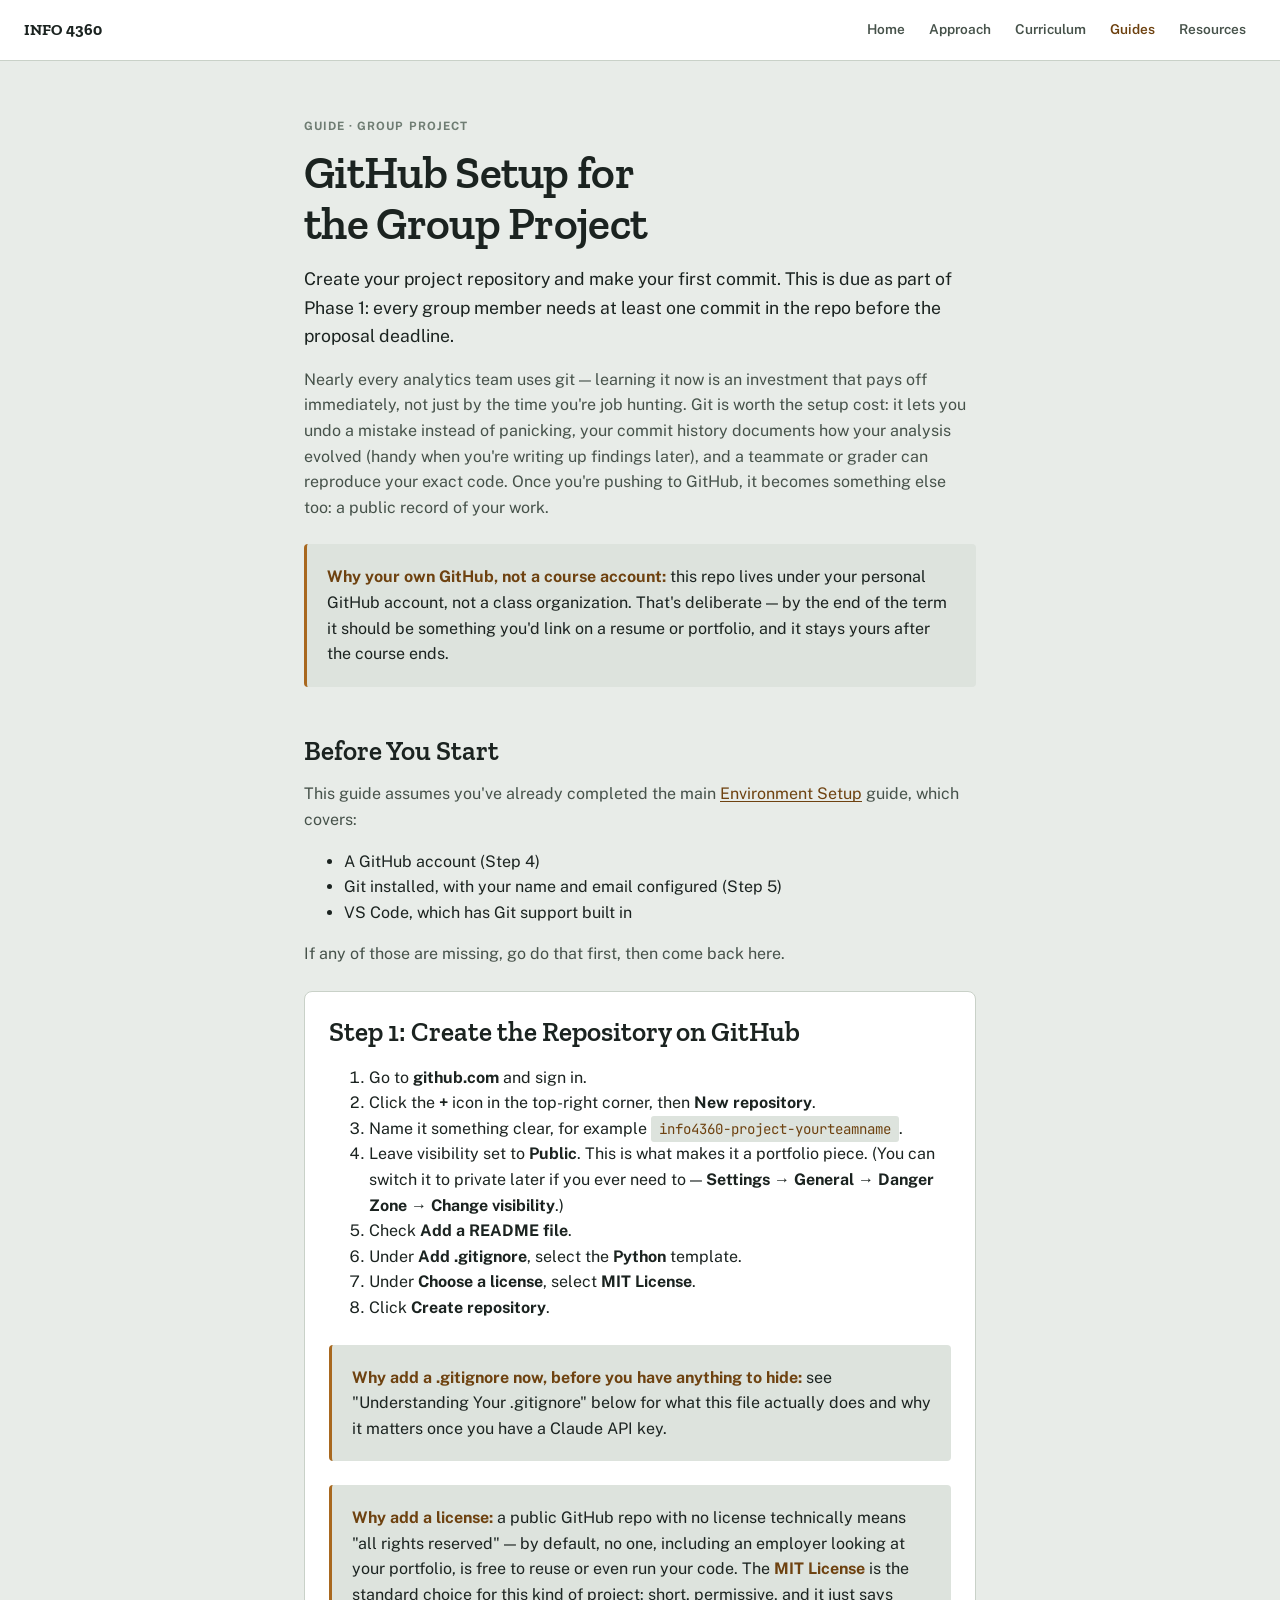
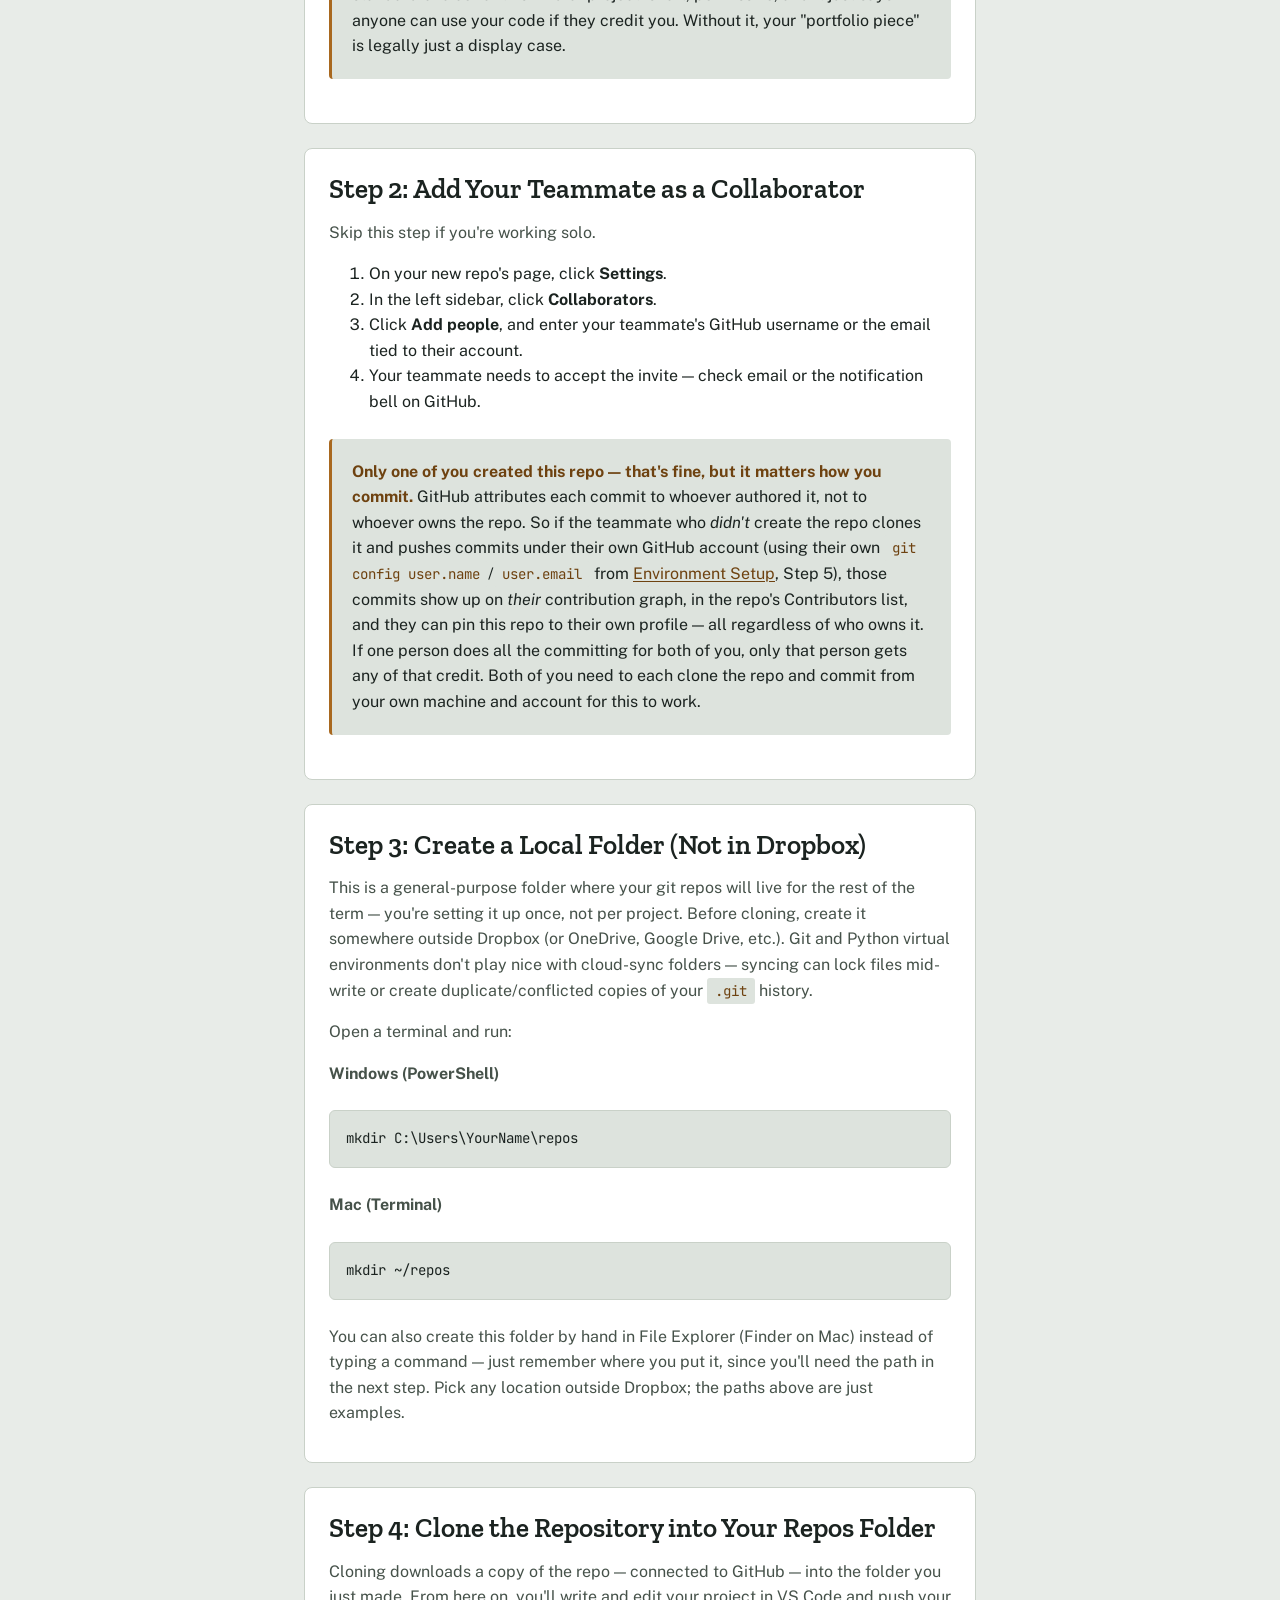
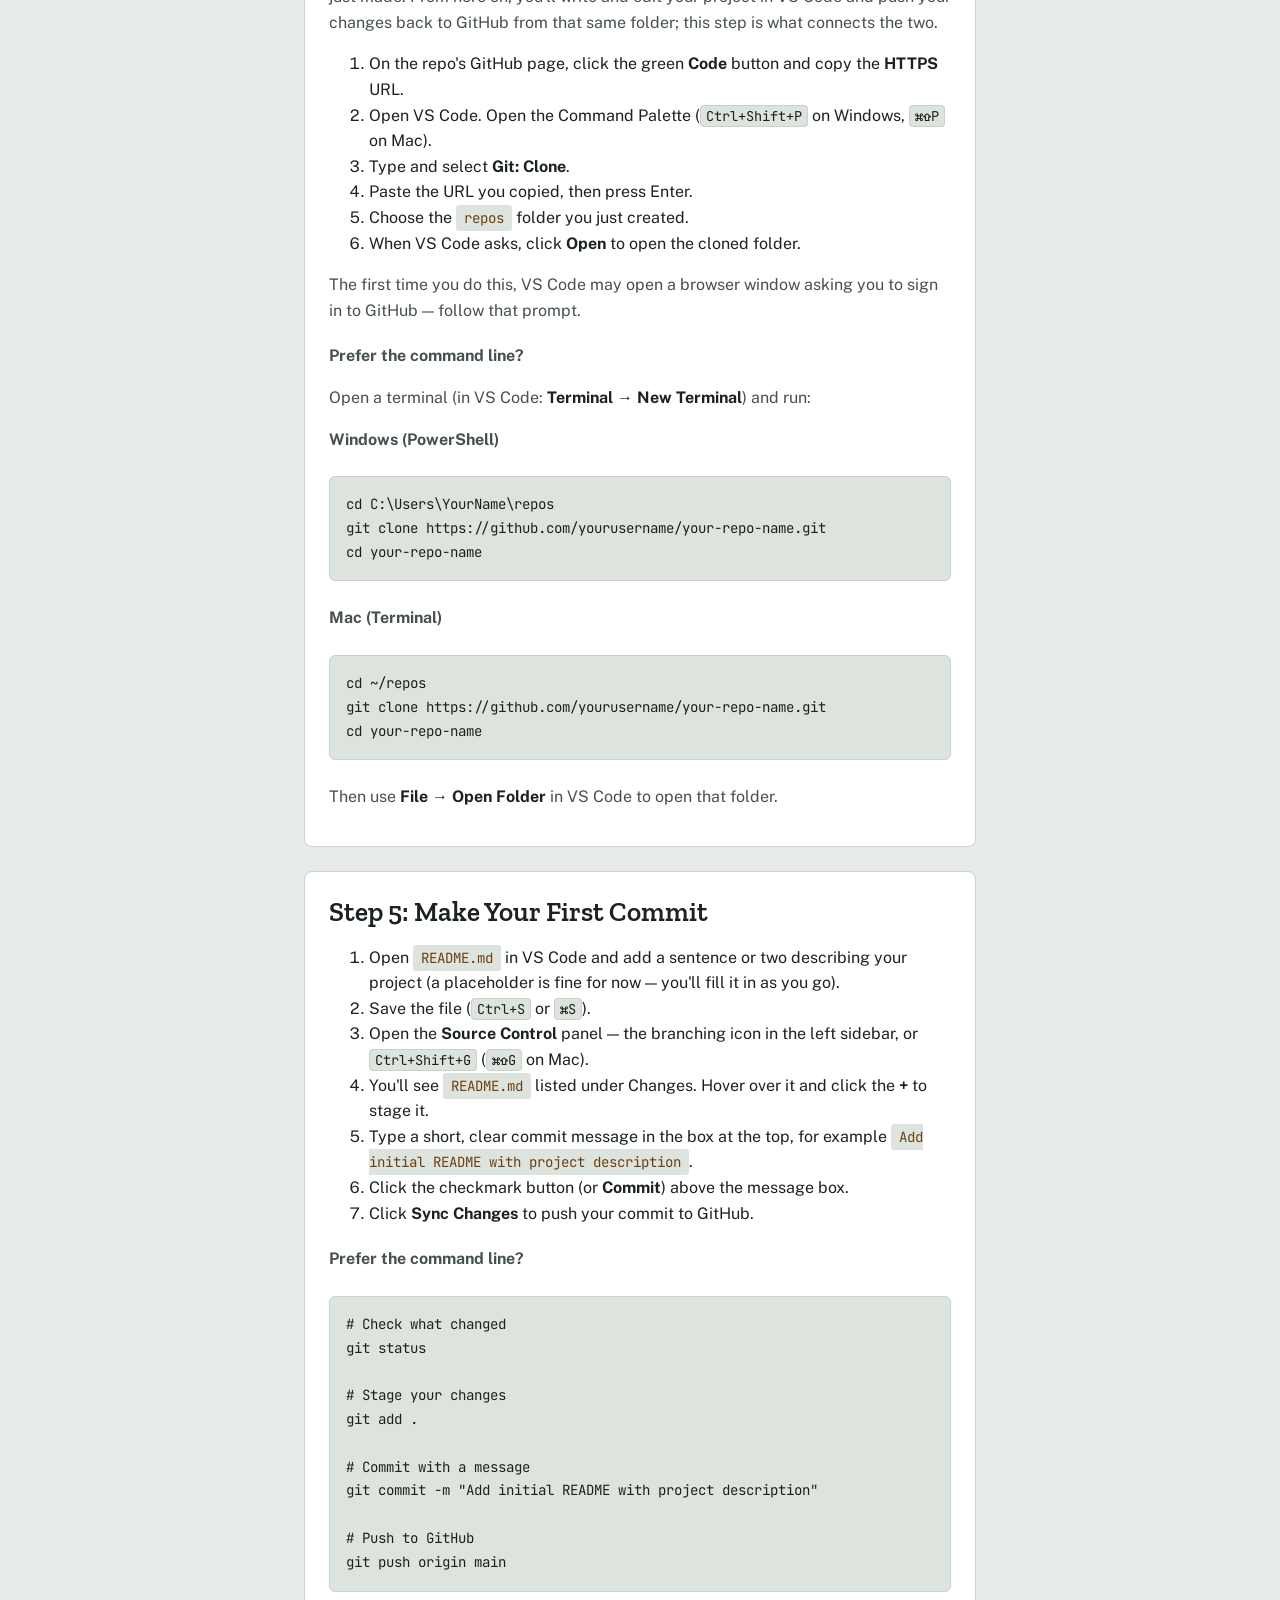
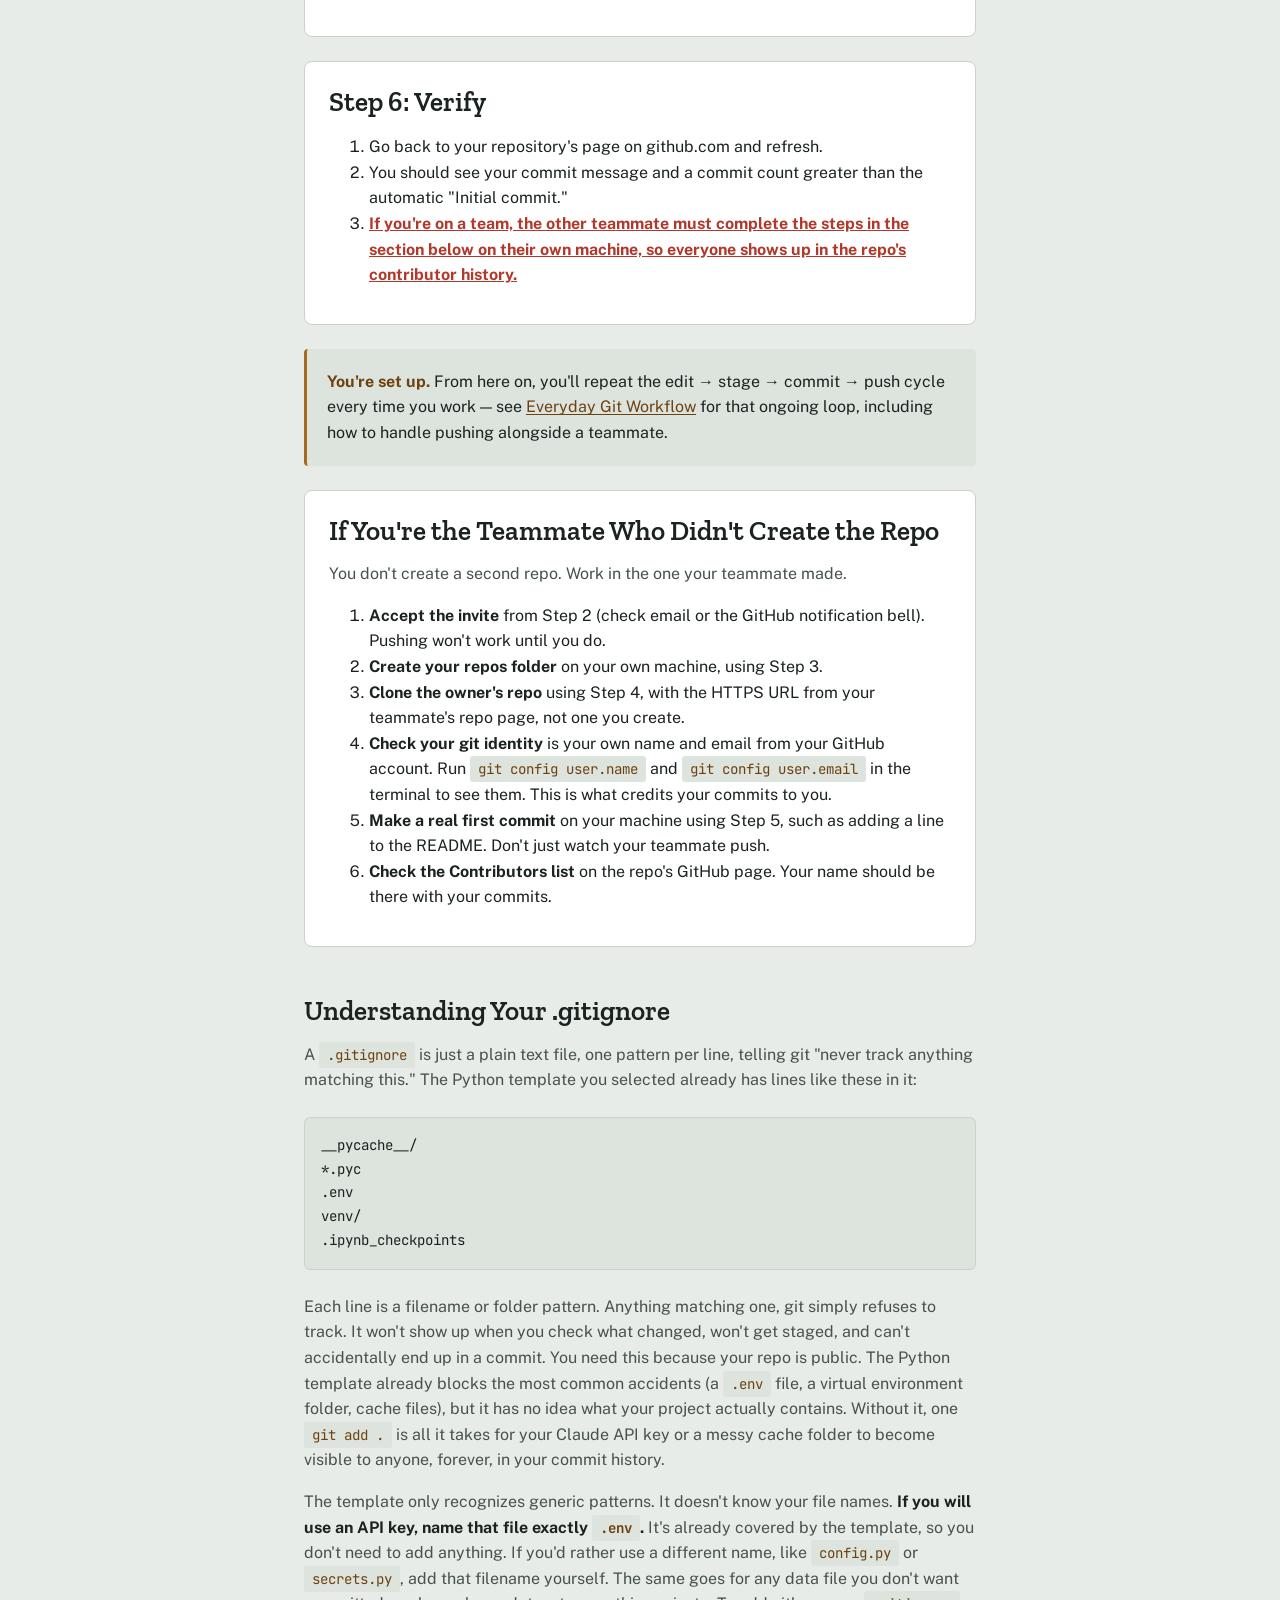
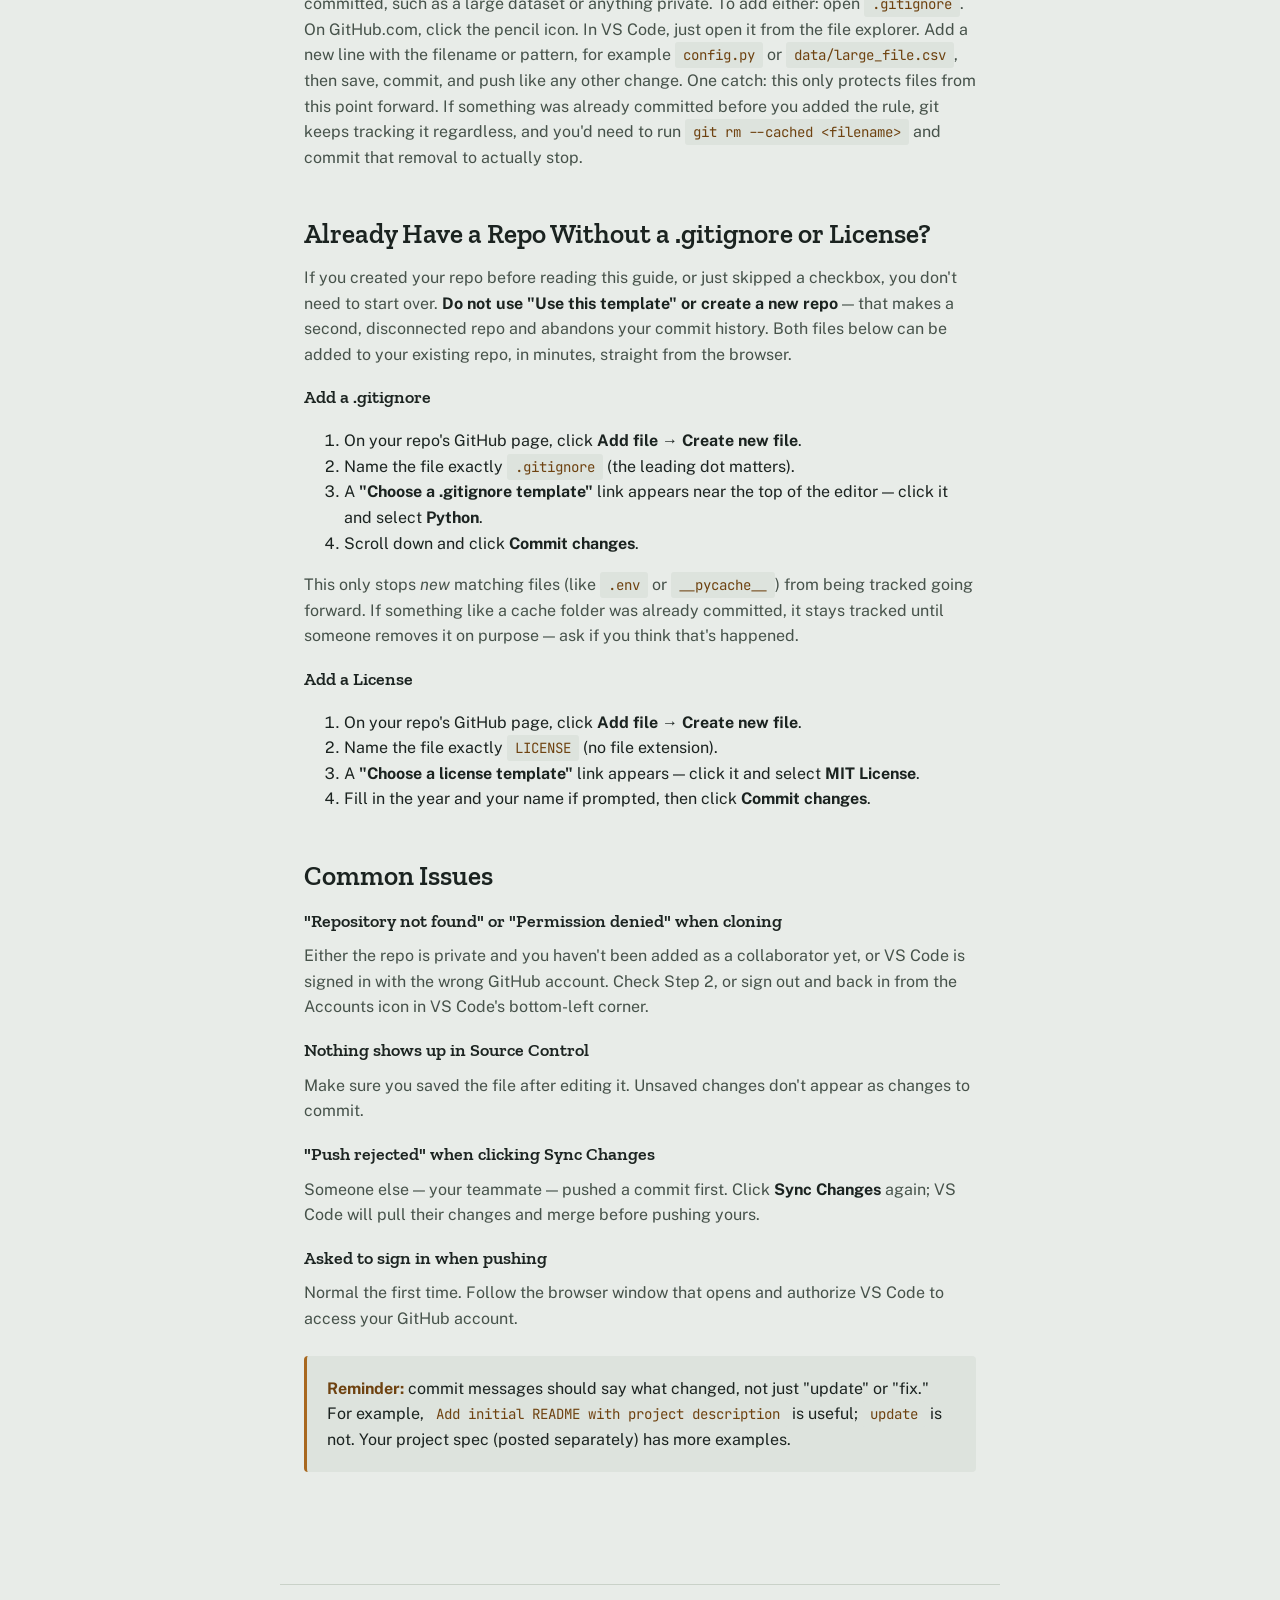
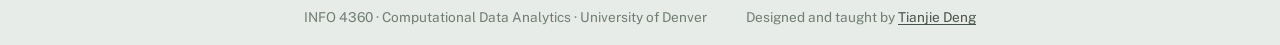
<file: github-setup-guide.html>
<!DOCTYPE html>
<html lang="en">
<head>
<meta charset="utf-8">
<meta name="viewport" content="width=device-width, initial-scale=1">
<title>GitHub Setup for the Group Project · INFO 4360</title>
<link rel="icon" href="data:image/svg+xml,%3Csvg xmlns='http://www.w3.org/2000/svg' viewBox='0 0 32 32'%3E%3Crect width='32' height='32' rx='7' fill='%23a8681f'/%3E%3Ctext x='16' y='23' font-family='Georgia,serif' font-size='20' fill='white' text-anchor='middle'%3Ea%3C/text%3E%3C/svg%3E">
<link rel="stylesheet" href="https://fonts.googleapis.com/css2?family=Zilla+Slab:wght@400;500;600;700&family=Public+Sans:wght@400;500;600;700;800&family=JetBrains+Mono:wght@400;500;600&display=swap">
<link rel="stylesheet" href="style.css">
<style>
  code {
    font-family: var(--font-mono);
    font-size: 0.88rem;
    background: var(--surface-alt);
    padding: 0.25rem 0.5rem;
    border-radius: 3px;
    color: var(--accent-ink);
  }

  pre {
    background: var(--surface-alt);
    border: 1px solid var(--line);
    border-radius: 6px;
    padding: 1rem;
    overflow-x: auto;
    margin: 1.5rem 0;
  }

  pre code {
    background: none;
    padding: 0;
    color: var(--ink);
  }

  .concept-box {
    background: var(--surface-alt);
    border-left: 3px solid var(--accent);
    padding: 1.25rem;
    margin: 1.5rem 0;
    border-radius: 4px;
  }

  .concept-box strong { color: var(--accent-ink); }

  .step-card {
    background: var(--surface);
    border: 1px solid var(--line);
    border-radius: 8px;
    padding: 1.5rem 1.5rem 1.25rem;
    margin: 1.5rem 0;
  }

  .step-card h2 {
    margin-top: 0;
  }

  kbd {
    font-family: var(--font-mono);
    font-size: 0.85em;
    background: var(--surface-alt);
    border: 1px solid var(--line);
    border-radius: 4px;
    padding: 1px 5px;
  }
</style>
</head>
<body>

<header class="site-header">
  <a class="brand" href="index.html">INFO 4360</a>
  <nav class="site-nav">
    <a href="index.html">Home</a>
    <a href="approach.html">Approach</a>
    <a href="curriculum.html">Curriculum</a>
    <a href="guides.html" aria-current="page">Guides</a>
    <a href="resources.html">Resources</a>
  </nav>
</header>

<main>
  <p class="eyebrow">Guide · Group Project</p>
  <h1>GitHub Setup for the Group Project</h1>
  <p class="lede">Create your project repository and make your first commit. This is due as part of Phase 1: every group member needs at least one commit in the repo before the proposal deadline.</p>

  <p>Nearly every analytics team uses git &mdash; learning it now is an investment that pays off immediately, not just by the time you're job hunting. Git is worth the setup cost: it lets you undo a mistake instead of panicking, your commit history documents how your analysis evolved (handy when you're writing up findings later), and a teammate or grader can reproduce your exact code. Once you're pushing to GitHub, it becomes something else too: a public record of your work.</p>

  <div class="concept-box">
    <strong>Why your own GitHub, not a course account:</strong> this repo lives under your personal GitHub account, not a class organization. That's deliberate &mdash; by the end of the term it should be something you'd link on a resume or portfolio, and it stays yours after the course ends.
  </div>

  <h2>Before You Start</h2>
  <p>This guide assumes you've already completed the main <a href="setup.html">Environment Setup</a> guide, which covers:</p>
  <ul>
    <li>A GitHub account (Step 4)</li>
    <li>Git installed, with your name and email configured (Step 5)</li>
    <li>VS Code, which has Git support built in</li>
  </ul>
  <p>If any of those are missing, go do that first, then come back here.</p>

  <div class="step-card">
    <h2>Step 1: Create the Repository on GitHub</h2>
    <ol>
      <li>Go to <strong>github.com</strong> and sign in.</li>
      <li>Click the <strong>+</strong> icon in the top-right corner, then <strong>New repository</strong>.</li>
      <li>Name it something clear, for example <code>info4360-project-yourteamname</code>.</li>
      <li>Leave visibility set to <strong>Public</strong>. This is what makes it a portfolio piece. (You can switch it to private later if you ever need to &mdash; <strong>Settings &rarr; General &rarr; Danger Zone &rarr; Change visibility</strong>.)</li>
      <li>Check <strong>Add a README file</strong>.</li>
      <li>Under <strong>Add .gitignore</strong>, select the <strong>Python</strong> template.</li>
      <li>Under <strong>Choose a license</strong>, select <strong>MIT License</strong>.</li>
      <li>Click <strong>Create repository</strong>.</li>
    </ol>
    <div class="concept-box">
      <strong>Why add a .gitignore now, before you have anything to hide:</strong> see "Understanding Your .gitignore" below for what this file actually does and why it matters once you have a Claude API key.
    </div>
    <div class="concept-box">
      <strong>Why add a license:</strong> a public GitHub repo with no license technically means "all rights reserved" &mdash; by default, no one, including an employer looking at your portfolio, is free to reuse or even run your code. The <strong>MIT License</strong> is the standard choice for this kind of project: short, permissive, and it just says anyone can use your code if they credit you. Without it, your "portfolio piece" is legally just a display case.
    </div>
  </div>

  <div class="step-card">
    <h2>Step 2: Add Your Teammate as a Collaborator</h2>
    <p>Skip this step if you're working solo.</p>
    <ol>
      <li>On your new repo's page, click <strong>Settings</strong>.</li>
      <li>In the left sidebar, click <strong>Collaborators</strong>.</li>
      <li>Click <strong>Add people</strong>, and enter your teammate's GitHub username or the email tied to their account.</li>
      <li>Your teammate needs to accept the invite &mdash; check email or the notification bell on GitHub.</li>
    </ol>
    <div class="concept-box">
      <strong>Only one of you created this repo &mdash; that's fine, but it matters how you commit.</strong> GitHub attributes each commit to whoever authored it, not to whoever owns the repo. So if the teammate who <em>didn't</em> create the repo clones it and pushes commits under their own GitHub account (using their own <code>git config user.name</code>/<code>user.email</code> from <a href="setup.html">Environment Setup</a>, Step 5), those commits show up on <em>their</em> contribution graph, in the repo's Contributors list, and they can pin this repo to their own profile &mdash; all regardless of who owns it. If one person does all the committing for both of you, only that person gets any of that credit. Both of you need to each clone the repo and commit from your own machine and account for this to work.
    </div>
  </div>

  <div class="step-card">
    <h2>Step 3: Create a Local Folder (Not in Dropbox)</h2>
    <p>This is a general-purpose folder where your git repos will live for the rest of the term &mdash; you're setting it up once, not per project. Before cloning, create it somewhere outside Dropbox (or OneDrive, Google Drive, etc.). Git and Python virtual environments don't play nice with cloud-sync folders &mdash; syncing can lock files mid-write or create duplicate/conflicted copies of your <code>.git</code> history.</p>
    <p>Open a terminal and run:</p>
    <p class="verify-label" style="font-weight:700;">Windows (PowerShell)</p>
    <pre><code>mkdir C:\Users\YourName\repos</code></pre>
    <p class="verify-label" style="font-weight:700;">Mac (Terminal)</p>
    <pre><code>mkdir ~/repos</code></pre>
    <p class="verify-help">You can also create this folder by hand in File Explorer (Finder on Mac) instead of typing a command &mdash; just remember where you put it, since you'll need the path in the next step. Pick any location outside Dropbox; the paths above are just examples.</p>
  </div>

  <div class="step-card">
    <h2>Step 4: Clone the Repository into Your Repos Folder</h2>
    <p>Cloning downloads a copy of the repo &mdash; connected to GitHub &mdash; into the folder you just made. From here on, you'll write and edit your project in VS Code and push your changes back to GitHub from that same folder; this step is what connects the two.</p>
    <ol>
      <li>On the repo's GitHub page, click the green <strong>Code</strong> button and copy the <strong>HTTPS</strong> URL.</li>
      <li>Open VS Code. Open the Command Palette (<kbd>Ctrl+Shift+P</kbd> on Windows, <kbd>&#8984;&#8679;P</kbd> on Mac).</li>
      <li>Type and select <strong>Git: Clone</strong>.</li>
      <li>Paste the URL you copied, then press Enter.</li>
      <li>Choose the <code>repos</code> folder you just created.</li>
      <li>When VS Code asks, click <strong>Open</strong> to open the cloned folder.</li>
    </ol>
    <p class="verify-help">The first time you do this, VS Code may open a browser window asking you to sign in to GitHub &mdash; follow that prompt.</p>

    <p class="verify-label" style="margin-top:1.25rem; font-weight:700;">Prefer the command line?</p>
    <p>Open a terminal (in VS Code: <strong>Terminal &rarr; New Terminal</strong>) and run:</p>
    <p class="verify-label" style="font-weight:700;">Windows (PowerShell)</p>
    <pre><code>cd C:\Users\YourName\repos
git clone https://github.com/yourusername/your-repo-name.git
cd your-repo-name</code></pre>
    <p class="verify-label" style="font-weight:700;">Mac (Terminal)</p>
    <pre><code>cd ~/repos
git clone https://github.com/yourusername/your-repo-name.git
cd your-repo-name</code></pre>
    <p class="verify-help">Then use <strong>File &rarr; Open Folder</strong> in VS Code to open that folder.</p>
  </div>

  <div class="step-card">
    <h2>Step 5: Make Your First Commit</h2>
    <ol>
      <li>Open <code>README.md</code> in VS Code and add a sentence or two describing your project (a placeholder is fine for now &mdash; you'll fill it in as you go).</li>
      <li>Save the file (<kbd>Ctrl+S</kbd> or <kbd>&#8984;S</kbd>).</li>
      <li>Open the <strong>Source Control</strong> panel &mdash; the branching icon in the left sidebar, or <kbd>Ctrl+Shift+G</kbd> (<kbd>&#8984;&#8679;G</kbd> on Mac).</li>
      <li>You'll see <code>README.md</code> listed under Changes. Hover over it and click the <strong>+</strong> to stage it.</li>
      <li>Type a short, clear commit message in the box at the top, for example <code>Add initial README with project description</code>.</li>
      <li>Click the checkmark button (or <strong>Commit</strong>) above the message box.</li>
      <li>Click <strong>Sync Changes</strong> to push your commit to GitHub.</li>
    </ol>

    <p class="verify-label" style="margin-top:1.25rem; font-weight:700;">Prefer the command line?</p>
    <pre><code># Check what changed
git status

# Stage your changes
git add .

# Commit with a message
git commit -m "Add initial README with project description"

# Push to GitHub
git push origin main</code></pre>
  </div>

  <div class="step-card">
    <h2>Step 6: Verify</h2>
    <ol>
      <li>Go back to your repository's page on github.com and refresh.</li>
      <li>You should see your commit message and a commit count greater than the automatic "Initial commit."</li>
      <li><strong style="color:var(--critical, #b1382a); text-decoration:underline;">If you're on a team, the other teammate must complete the steps in the section below on their own machine, so everyone shows up in the repo's contributor history.</strong></li>
    </ol>
  </div>

  <div class="concept-box">
    <strong>You're set up.</strong> From here on, you'll repeat the edit &rarr; stage &rarr; commit &rarr; push cycle every time you work &mdash; see <a href="git-workflow-guide.html">Everyday Git Workflow</a> for that ongoing loop, including how to handle pushing alongside a teammate.
  </div>

  <div class="step-card">
    <h2>If You're the Teammate Who Didn't Create the Repo</h2>
    <p>You don't create a second repo. Work in the one your teammate made.</p>
    <ol>
      <li><strong>Accept the invite</strong> from Step 2 (check email or the GitHub notification bell). Pushing won't work until you do.</li>
      <li><strong>Create your repos folder</strong> on your own machine, using Step 3.</li>
      <li><strong>Clone the owner's repo</strong> using Step 4, with the HTTPS URL from your teammate's repo page, not one you create.</li>
      <li><strong>Check your git identity</strong> is your own name and email from your GitHub account. Run <code>git config user.name</code> and <code>git config user.email</code> in the terminal to see them. This is what credits your commits to you.</li>
      <li><strong>Make a real first commit</strong> on your machine using Step 5, such as adding a line to the README. Don't just watch your teammate push.</li>
      <li><strong>Check the Contributors list</strong> on the repo's GitHub page. Your name should be there with your commits.</li>
    </ol>
  </div>

  <h2 id="understanding-gitignore">Understanding Your .gitignore</h2>
  <p>A <code>.gitignore</code> is just a plain text file, one pattern per line, telling git "never track anything matching this." The Python template you selected already has lines like these in it:</p>
  <pre><code>__pycache__/
*.pyc
.env
venv/
.ipynb_checkpoints</code></pre>
  <p>Each line is a filename or folder pattern. Anything matching one, git simply refuses to track. It won't show up when you check what changed, won't get staged, and can't accidentally end up in a commit. You need this because your repo is public. The Python template already blocks the most common accidents (a <code>.env</code> file, a virtual environment folder, cache files), but it has no idea what your project actually contains. Without it, one <code>git add .</code> is all it takes for your Claude API key or a messy cache folder to become visible to anyone, forever, in your commit history.</p>

  <p>The template only recognizes generic patterns. It doesn't know your file names. <strong>If you will use an API key, name that file exactly <code>.env</code>.</strong> It's already covered by the template, so you don't need to add anything. If you'd rather use a different name, like <code>config.py</code> or <code>secrets.py</code>, add that filename yourself. The same goes for any data file you don't want committed, such as a large dataset or anything private. To add either: open <code>.gitignore</code>. On GitHub.com, click the pencil icon. In VS Code, just open it from the file explorer. Add a new line with the filename or pattern, for example <code>config.py</code> or <code>data/large_file.csv</code>, then save, commit, and push like any other change. One catch: this only protects files from this point forward. If something was already committed before you added the rule, git keeps tracking it regardless, and you'd need to run <code>git rm --cached &lt;filename&gt;</code> and commit that removal to actually stop.</p>

  <h2 id="gitignore-retrofit">Already Have a Repo Without a .gitignore or License?</h2>
  <p>If you created your repo before reading this guide, or just skipped a checkbox, you don't need to start over. <strong>Do not use "Use this template" or create a new repo</strong> &mdash; that makes a second, disconnected repo and abandons your commit history. Both files below can be added to your existing repo, in minutes, straight from the browser.</p>

  <h3>Add a .gitignore</h3>
  <ol>
    <li>On your repo's GitHub page, click <strong>Add file &rarr; Create new file</strong>.</li>
    <li>Name the file exactly <code>.gitignore</code> (the leading dot matters).</li>
    <li>A <strong>"Choose a .gitignore template"</strong> link appears near the top of the editor &mdash; click it and select <strong>Python</strong>.</li>
    <li>Scroll down and click <strong>Commit changes</strong>.</li>
  </ol>
  <p class="verify-help">This only stops <em>new</em> matching files (like <code>.env</code> or <code>__pycache__</code>) from being tracked going forward. If something like a cache folder was already committed, it stays tracked until someone removes it on purpose &mdash; ask if you think that's happened.</p>

  <h3>Add a License</h3>
  <ol>
    <li>On your repo's GitHub page, click <strong>Add file &rarr; Create new file</strong>.</li>
    <li>Name the file exactly <code>LICENSE</code> (no file extension).</li>
    <li>A <strong>"Choose a license template"</strong> link appears &mdash; click it and select <strong>MIT License</strong>.</li>
    <li>Fill in the year and your name if prompted, then click <strong>Commit changes</strong>.</li>
  </ol>

  <h2>Common Issues</h2>

  <h3>"Repository not found" or "Permission denied" when cloning</h3>
  <p>Either the repo is private and you haven't been added as a collaborator yet, or VS Code is signed in with the wrong GitHub account. Check Step 2, or sign out and back in from the Accounts icon in VS Code's bottom-left corner.</p>

  <h3>Nothing shows up in Source Control</h3>
  <p>Make sure you saved the file after editing it. Unsaved changes don't appear as changes to commit.</p>

  <h3>"Push rejected" when clicking Sync Changes</h3>
  <p>Someone else &mdash; your teammate &mdash; pushed a commit first. Click <strong>Sync Changes</strong> again; VS Code will pull their changes and merge before pushing yours.</p>

  <h3>Asked to sign in when pushing</h3>
  <p>Normal the first time. Follow the browser window that opens and authorize VS Code to access your GitHub account.</p>

  <div class="concept-box">
    <strong>Reminder:</strong> commit messages should say what changed, not just "update" or "fix." For example, <code>Add initial README with project description</code> is useful; <code>update</code> is not. Your project spec (posted separately) has more examples.
  </div>

</main>

<footer class="byline">
  <span>INFO 4360 &middot; Computational Data Analytics &middot; University of Denver</span>
  <span>Designed and taught by <a href="https://daniels.du.edu/directory/tianjie-deng/">Tianjie Deng</a></span>
</footer>

</body>
</html>
</file>
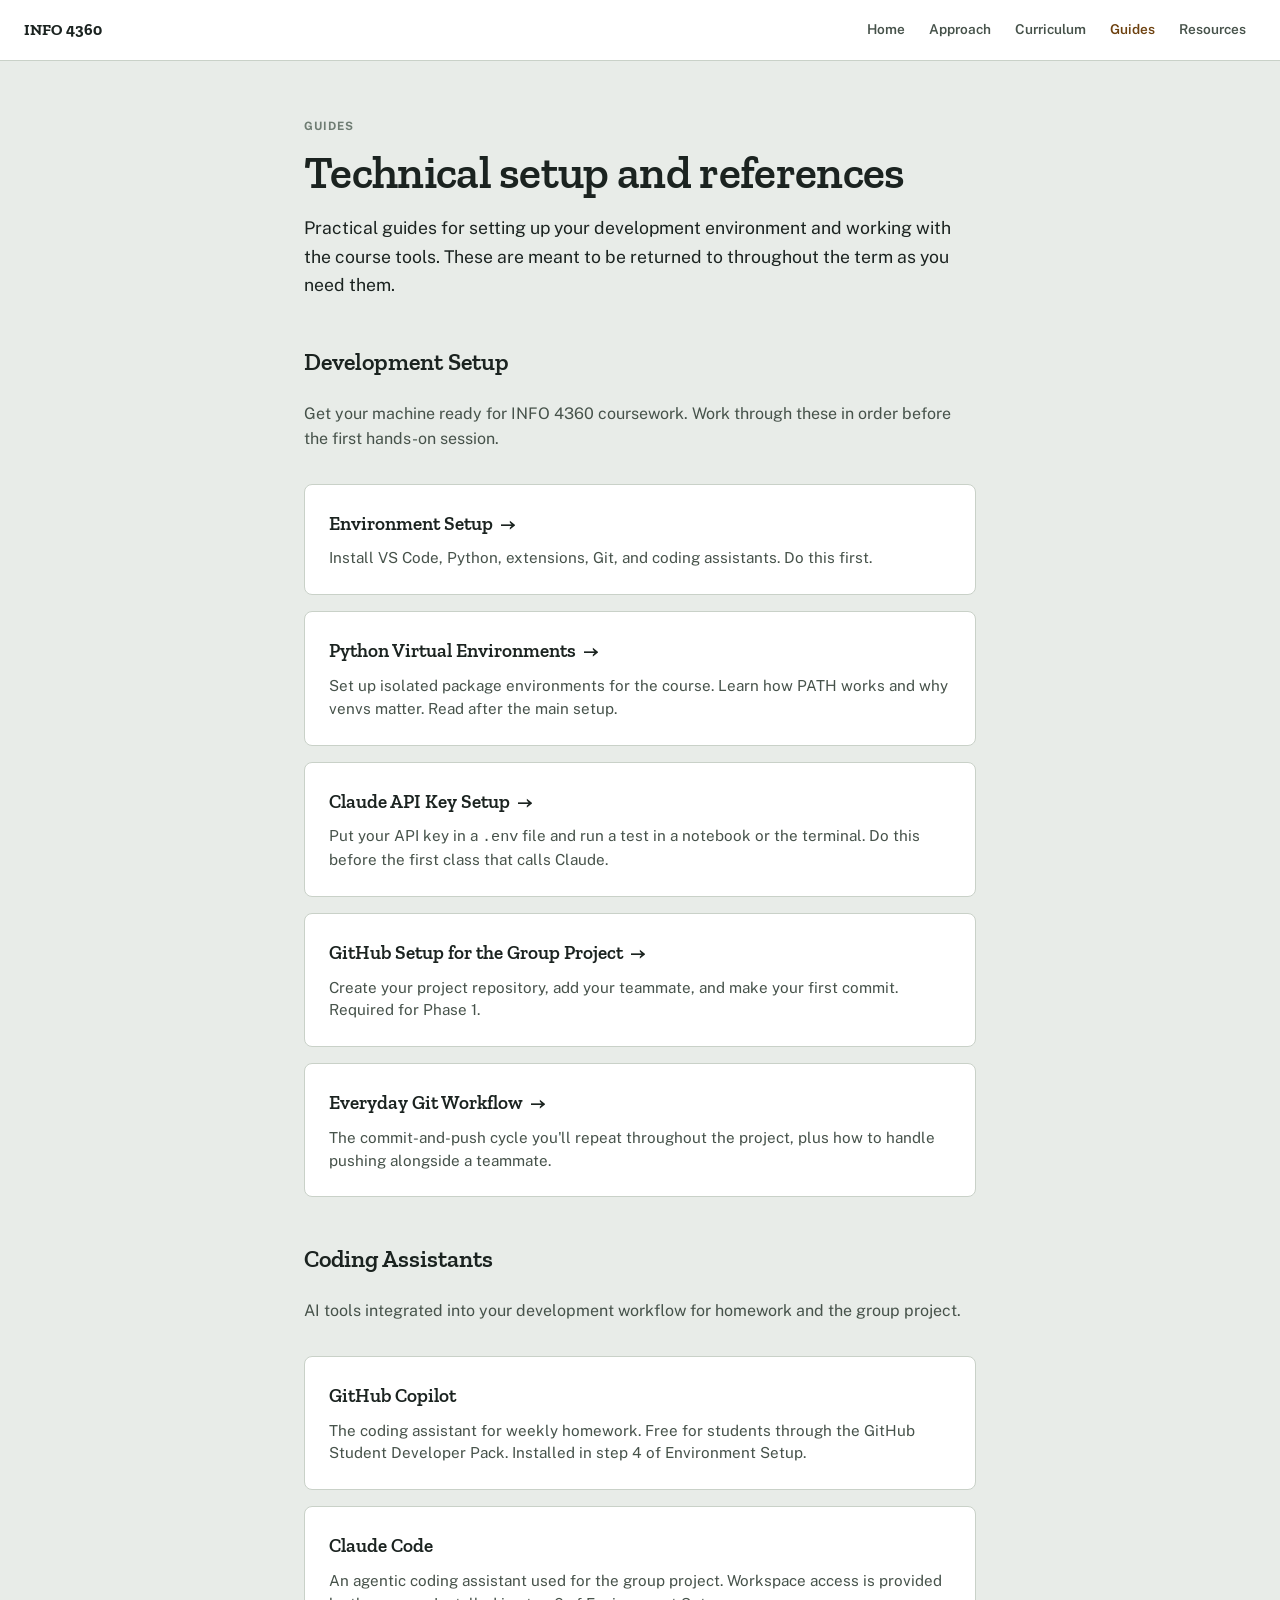
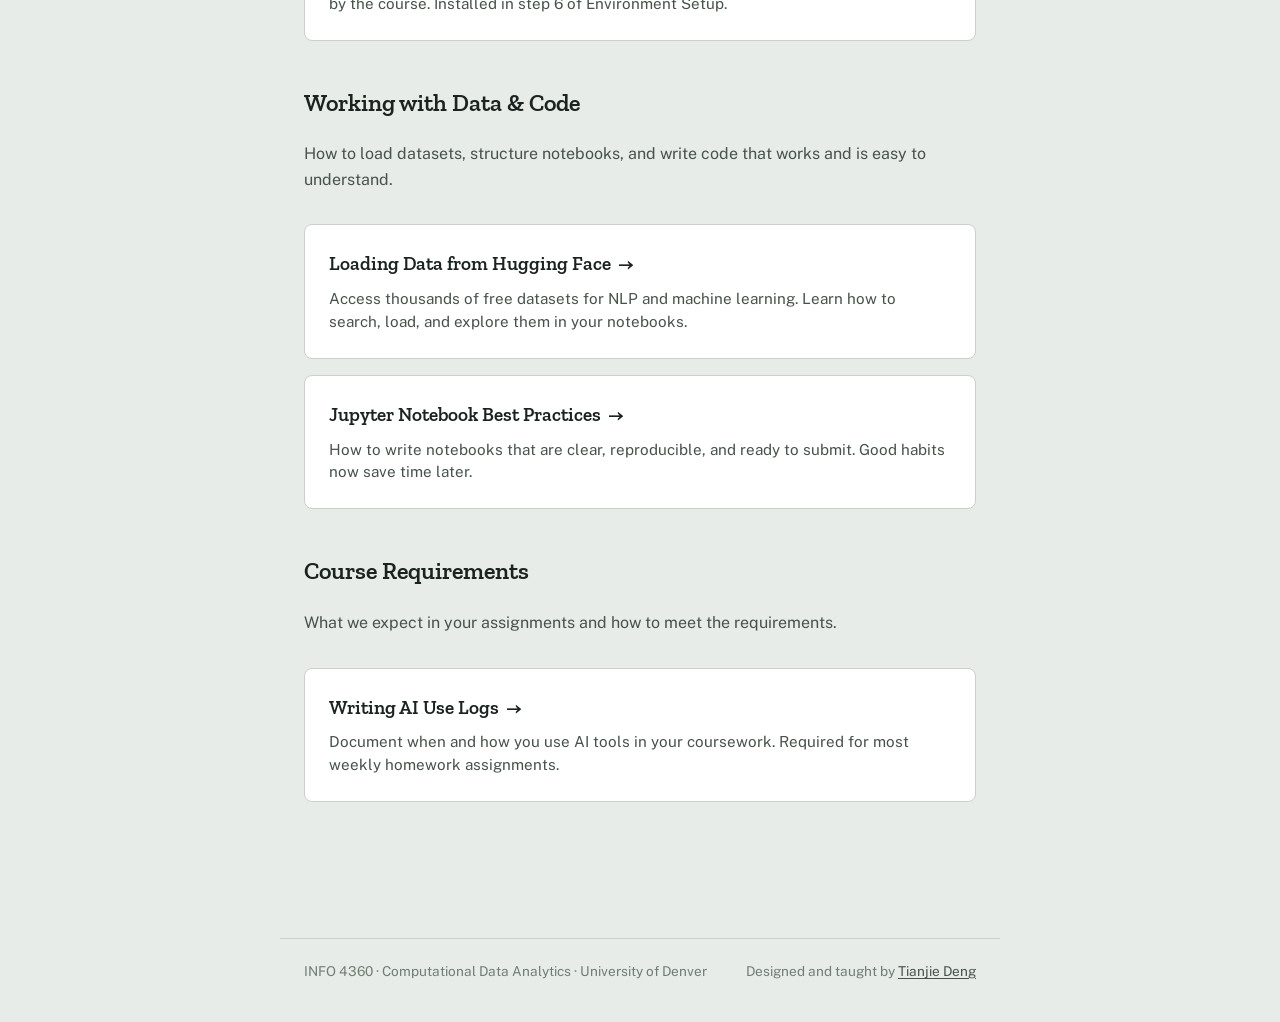
<file: guides.html>
<!DOCTYPE html>
<html lang="en">
<head>
<meta charset="utf-8">
<meta name="viewport" content="width=device-width, initial-scale=1">
<title>Guides &middot; INFO 4360</title>
<link rel="icon" href="data:image/svg+xml,%3Csvg xmlns='http://www.w3.org/2000/svg' viewBox='0 0 32 32'%3E%3Crect width='32' height='32' rx='7' fill='%23a8681f'/%3E%3Ctext x='16' y='23' font-family='Georgia,serif' font-size='20' fill='white' text-anchor='middle'%3Ea%3C/text%3E%3C/svg%3E">
<link rel="stylesheet" href="https://fonts.googleapis.com/css2?family=Zilla+Slab:wght@400;500;600;700&family=Public+Sans:wght@400;500;600;700;800&family=JetBrains+Mono:wght@400;500;600&display=swap">
<link rel="stylesheet" href="style.css">
<style>
  .guides-intro {
    max-width: 65ch;
    margin: 0 0 3rem;
  }

  .guides-list {
    display: flex;
    flex-direction: column;
    gap: 1rem;
    margin: 2rem 0;
  }

  .guide-card {
    display: block;
    background: var(--surface);
    border: 1px solid var(--line);
    border-radius: 8px;
    padding: 1.5rem;
    text-decoration: none;
    transition: border-color 150ms, box-shadow 150ms;
  }

  .guide-card:hover {
    border-color: var(--accent);
    box-shadow: 0 2px 8px rgba(0,0,0,0.08);
  }

  .guide-card:focus-visible {
    outline: 2px solid var(--focus);
    outline-offset: 2px;
  }

  .guide-card h3 {
    margin: 0 0 0.5rem;
    font-family: var(--font-display);
    font-size: 1.2rem;
    font-weight: 600;
    color: var(--ink);
  }

  .guide-card p {
    margin: 0;
    color: var(--ink-soft);
    font-size: 0.95rem;
    line-height: 1.5;
  }

  .guide-card .arrow {
    display: inline-block;
    margin-left: 0.25rem;
    transition: margin-left 150ms;
  }

  .guide-card:hover .arrow {
    margin-left: 0.5rem;
  }

  .guide-section {
    margin: 3rem 0;
  }

  .guide-section h2 {
    font-family: var(--font-display);
    font-size: 1.5rem;
    font-weight: 600;
    margin: 0 0 1.5rem;
    color: var(--ink);
  }

  .coming-soon {
    opacity: 0.7;
  }

  .coming-soon p {
    font-style: italic;
  }

  @media (max-width: 620px) {
    main {
      padding: 40px 16px 80px;
    }
  }
</style>
</head>
<body>

<header class="site-header">
  <a class="brand" href="index.html">INFO 4360</a>
  <nav class="site-nav">
    <a href="index.html">Home</a>
    <a href="approach.html">Approach</a>
    <a href="curriculum.html">Curriculum</a>
    <a href="guides.html" aria-current="page">Guides</a>
    <a href="resources.html">Resources</a>
  </nav>
</header>

<main>
  <p class="eyebrow">Guides</p>
  <h1>Technical setup and references</h1>
  <p class="lede guides-intro">Practical guides for setting up your development environment and working with the course tools. These are meant to be returned to throughout the term as you need them.</p>

  <section class="guide-section">
    <h2>Development Setup</h2>
    <p style="color: var(--ink-soft); margin-bottom: 1.5rem;">Get your machine ready for INFO 4360 coursework. Work through these in order before the first hands-on session.</p>

    <div class="guides-list">
      <a href="setup.html" class="guide-card">
        <h3>Environment Setup <span class="arrow">→</span></h3>
        <p>Install VS Code, Python, extensions, Git, and coding assistants. Do this first.</p>
      </a>

      <a href="python-venv-setup.html" class="guide-card">
        <h3>Python Virtual Environments <span class="arrow">→</span></h3>
        <p>Set up isolated package environments for the course. Learn how PATH works and why venvs matter. Read after the main setup.</p>
      </a>

      <a href="api-key-setup.html" class="guide-card">
        <h3>Claude API Key Setup <span class="arrow">→</span></h3>
        <p>Put your API key in a <code>.env</code> file and run a test in a notebook or the terminal. Do this before the first class that calls Claude.</p>
      </a>

      <a href="github-setup-guide.html" class="guide-card">
        <h3>GitHub Setup for the Group Project <span class="arrow">→</span></h3>
        <p>Create your project repository, add your teammate, and make your first commit. Required for Phase 1.</p>
      </a>

      <a href="git-workflow-guide.html" class="guide-card">
        <h3>Everyday Git Workflow <span class="arrow">→</span></h3>
        <p>The commit-and-push cycle you'll repeat throughout the project, plus how to handle pushing alongside a teammate.</p>
      </a>
    </div>
  </section>

  <section class="guide-section">
    <h2>Coding Assistants</h2>
    <p style="color: var(--ink-soft); margin-bottom: 1.5rem;">AI tools integrated into your development workflow for homework and the group project.</p>

    <div class="guides-list">
      <div class="guide-card">
        <h3>GitHub Copilot</h3>
        <p>The coding assistant for weekly homework. Free for students through the GitHub Student Developer Pack. Installed in step 4 of Environment Setup.</p>
      </div>

      <div class="guide-card">
        <h3>Claude Code</h3>
        <p>An agentic coding assistant used for the group project. Workspace access is provided by the course. Installed in step 6 of Environment Setup.</p>
      </div>
    </div>
  </section>

  <section class="guide-section">
    <h2>Working with Data & Code</h2>
    <p style="color: var(--ink-soft); margin-bottom: 1.5rem;">How to load datasets, structure notebooks, and write code that works and is easy to understand.</p>

    <div class="guides-list">
      <a href="huggingface-datasets-guide.html" class="guide-card">
        <h3>Loading Data from Hugging Face <span class="arrow">→</span></h3>
        <p>Access thousands of free datasets for NLP and machine learning. Learn how to search, load, and explore them in your notebooks.</p>
      </a>

      <a href="jupyter-best-practices.html" class="guide-card">
        <h3>Jupyter Notebook Best Practices <span class="arrow">→</span></h3>
        <p>How to write notebooks that are clear, reproducible, and ready to submit. Good habits now save time later.</p>
      </a>
    </div>
  </section>

  <section class="guide-section">
    <h2>Course Requirements</h2>
    <p style="color: var(--ink-soft); margin-bottom: 1.5rem;">What we expect in your assignments and how to meet the requirements.</p>

    <div class="guides-list">
      <a href="ai-use-log-guide.html" class="guide-card">
        <h3>Writing AI Use Logs <span class="arrow">→</span></h3>
        <p>Document when and how you use AI tools in your coursework. Required for most weekly homework assignments.</p>
      </a>
    </div>
  </section>

</main>

<footer class="byline">
  <span>INFO 4360 &middot; Computational Data Analytics &middot; University of Denver</span>
  <span>Designed and taught by <a href="https://daniels.du.edu/directory/tianjie-deng/">Tianjie Deng</a></span>
</footer>

</body>
</html>
</file>
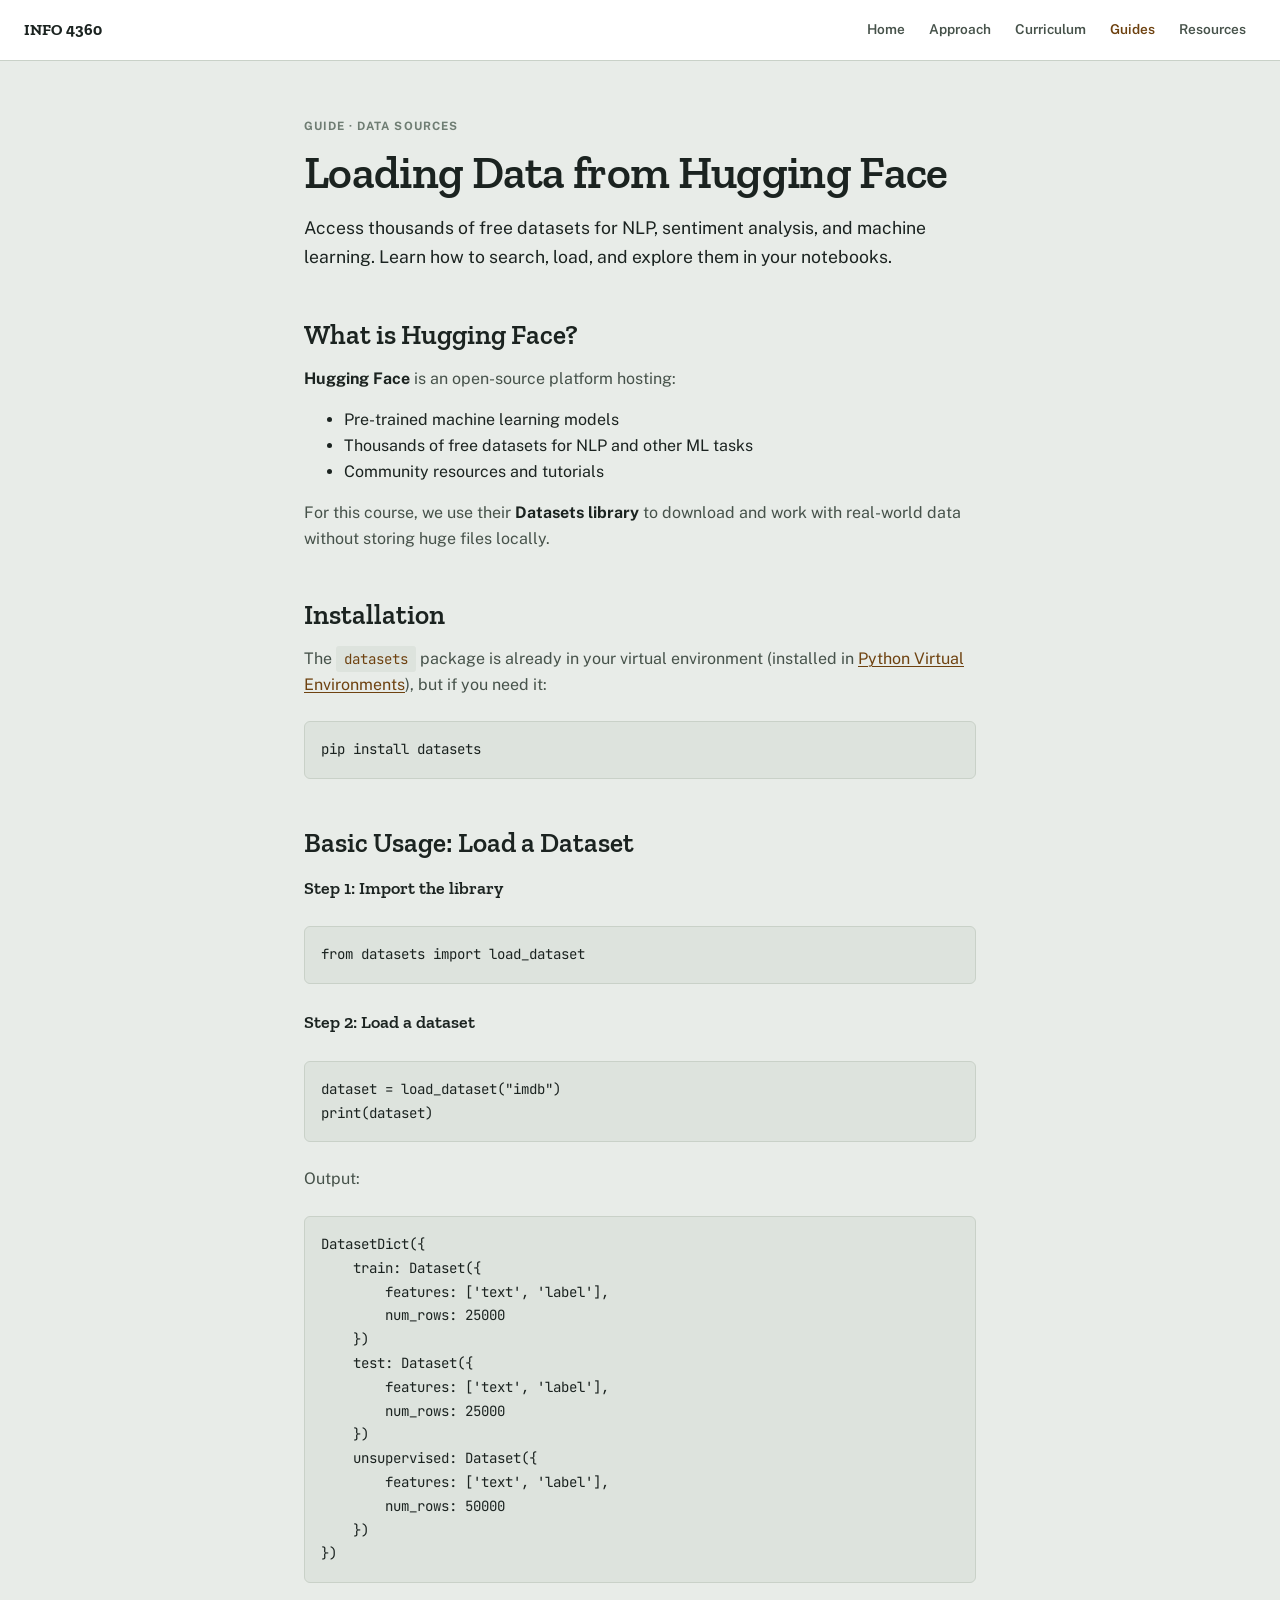
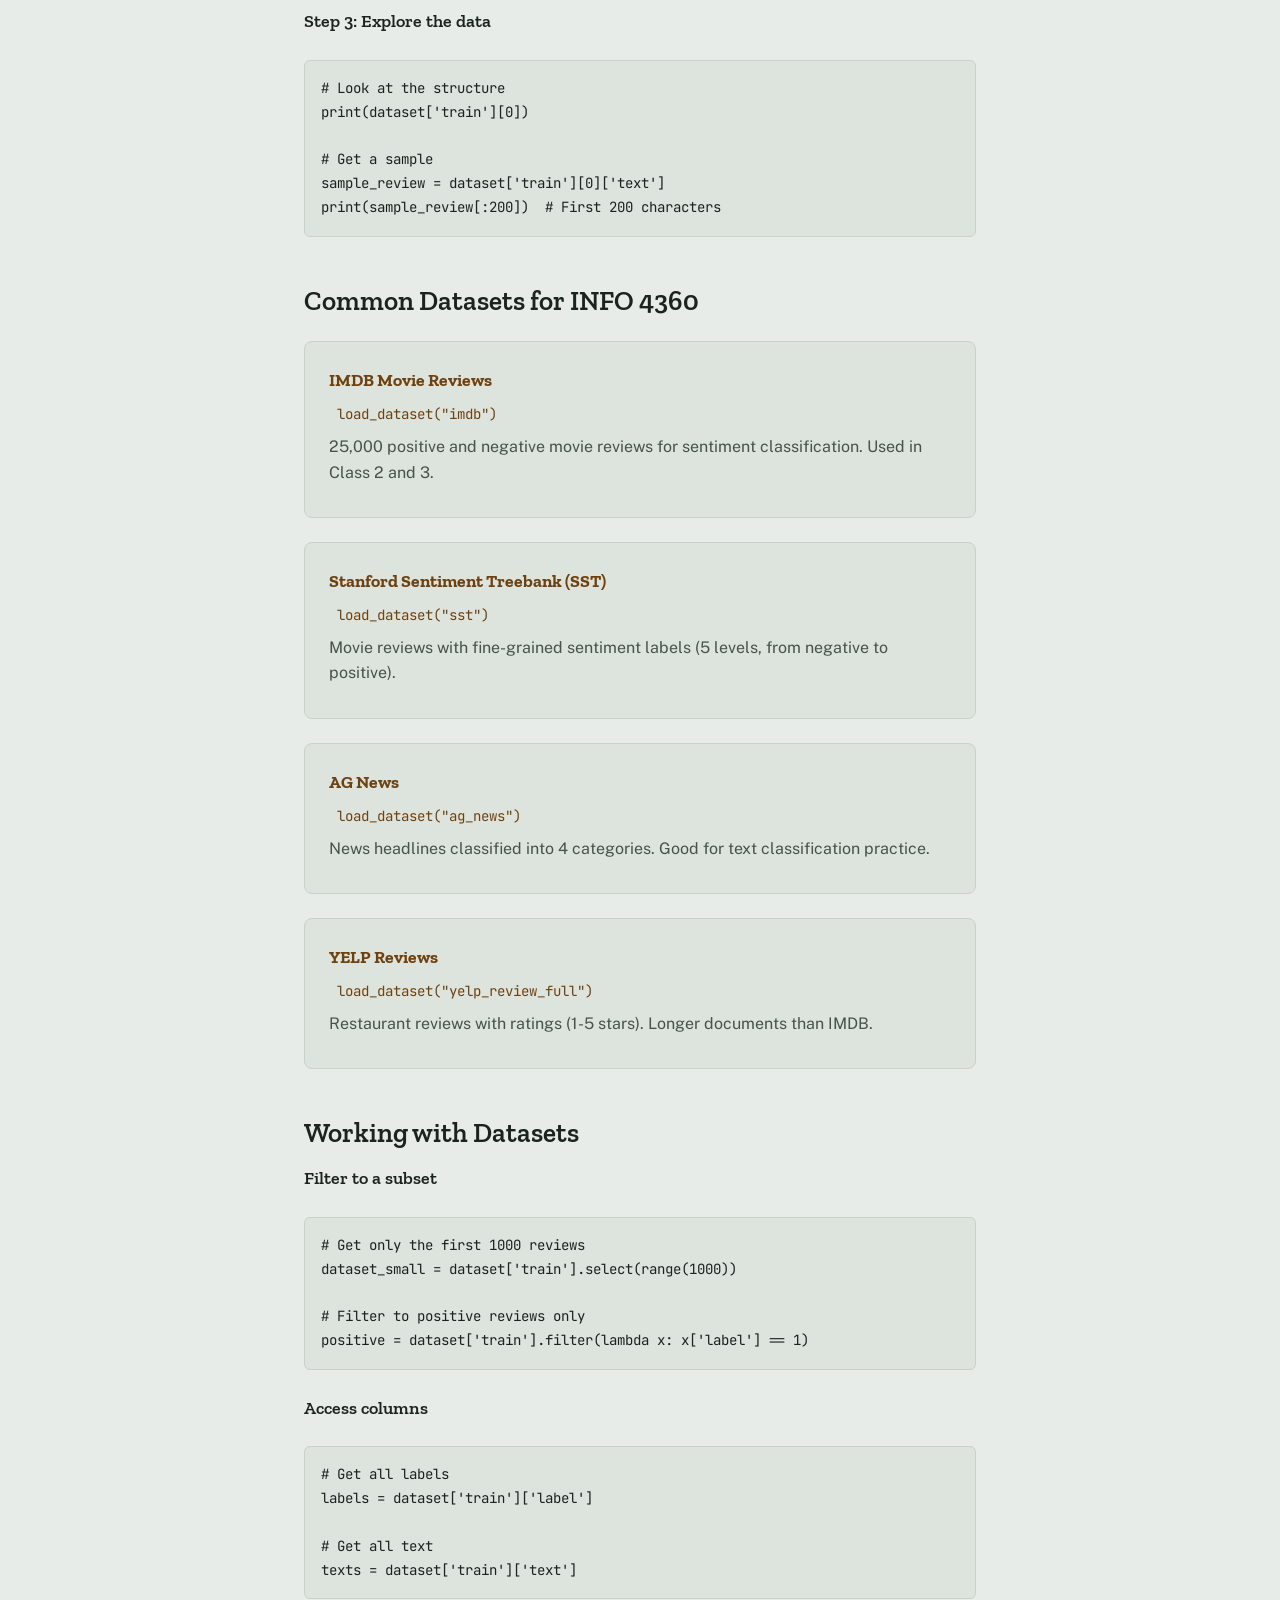
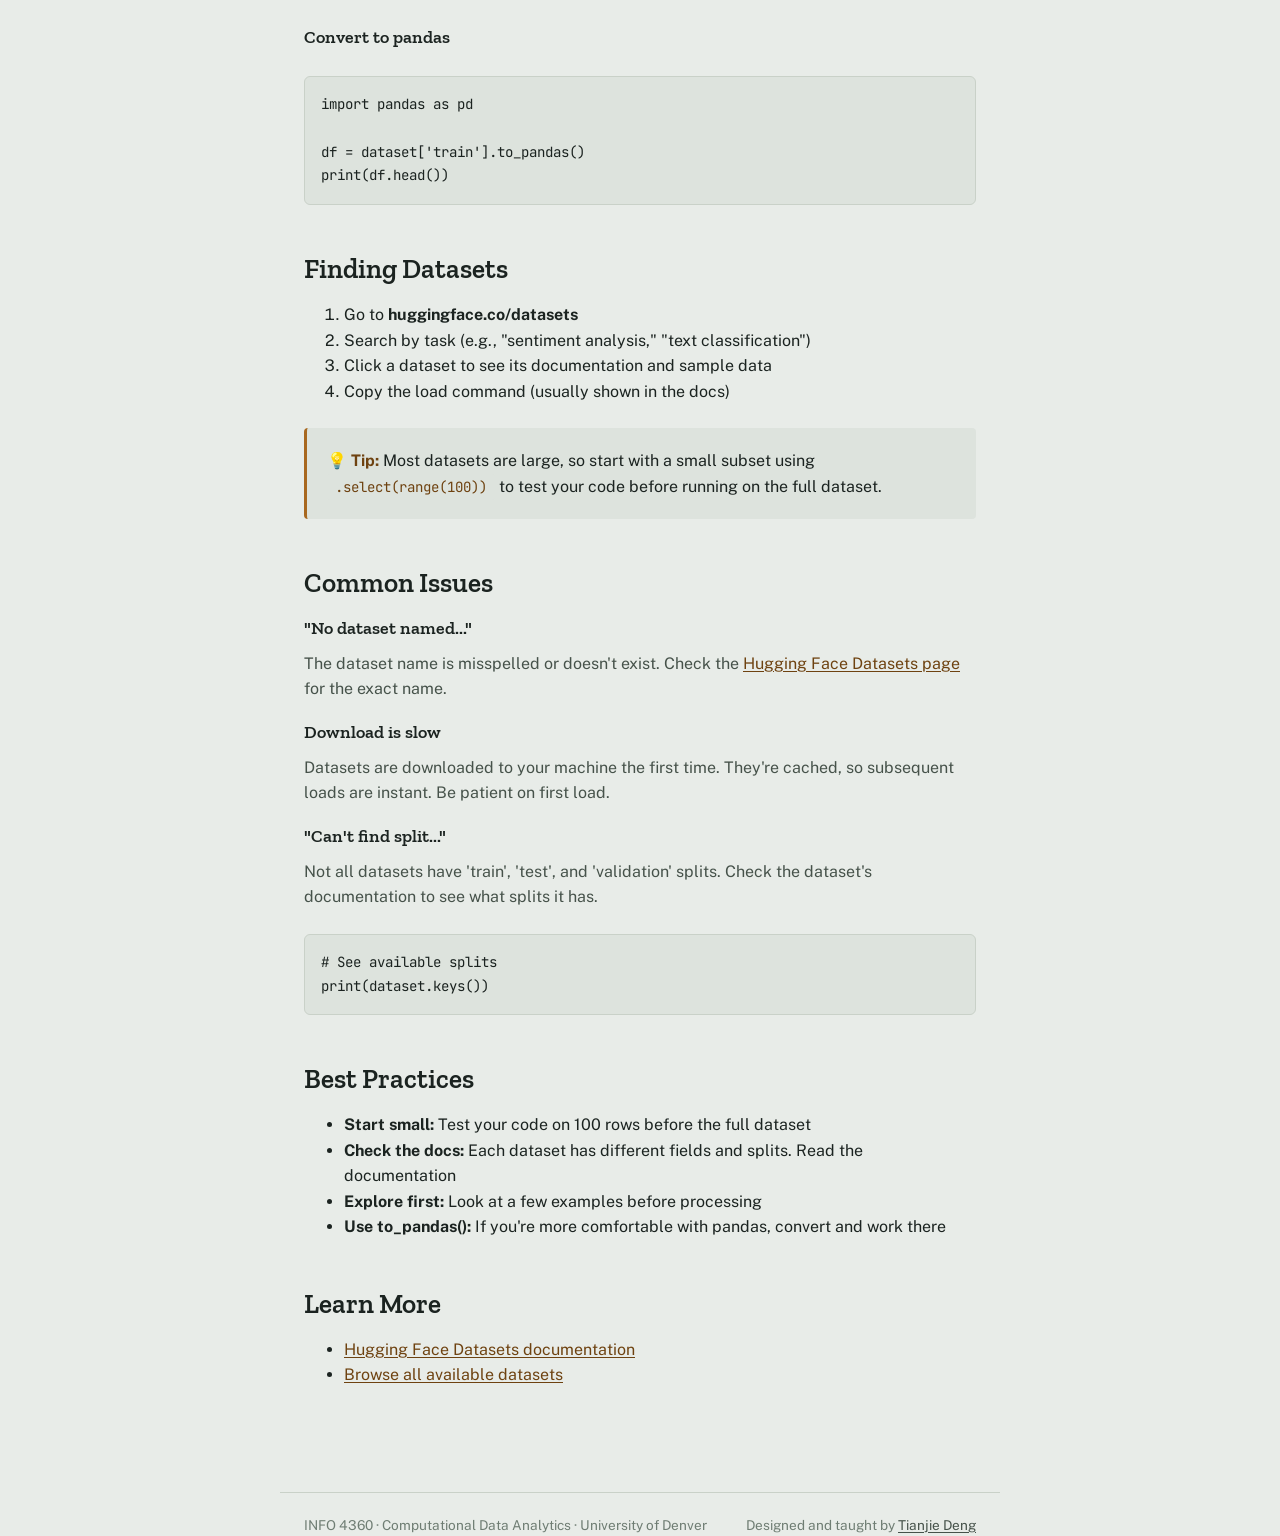
<file: huggingface-datasets-guide.html>
<!DOCTYPE html>
<html lang="en">
<head>
<meta charset="utf-8">
<meta name="viewport" content="width=device-width, initial-scale=1">
<title>Loading Data from Hugging Face · INFO 4360</title>
<link rel="icon" href="data:image/svg+xml,%3Csvg xmlns='http://www.w3.org/2000/svg' viewBox='0 0 32 32'%3E%3Crect width='32' height='32' rx='7' fill='%23a8681f'/%3E%3Ctext x='16' y='23' font-family='Georgia,serif' font-size='20' fill='white' text-anchor='middle'%3Ea%3C/text%3E%3C/svg%3E">
<link rel="stylesheet" href="https://fonts.googleapis.com/css2?family=Zilla+Slab:wght@400;500;600;700&family=Public+Sans:wght@400;500;600;700;800&family=JetBrains+Mono:wght@400;500;600&display=swap">
<link rel="stylesheet" href="style.css">
<style>
  code {
    font-family: var(--font-mono);
    font-size: 0.88rem;
    background: var(--surface-alt);
    padding: 0.25rem 0.5rem;
    border-radius: 3px;
    color: var(--accent-ink);
  }

  pre {
    background: var(--surface-alt);
    border: 1px solid var(--line);
    border-radius: 6px;
    padding: 1rem;
    overflow-x: auto;
    margin: 1.5rem 0;
  }

  pre code {
    background: none;
    padding: 0;
    color: var(--ink);
  }

  .concept-box {
    background: var(--surface-alt);
    border-left: 3px solid var(--accent);
    padding: 1.25rem;
    margin: 1.5rem 0;
    border-radius: 4px;
  }

  .concept-box strong { color: var(--accent-ink); }

  .dataset-card {
    background: var(--surface-alt);
    padding: 1.5rem;
    border-radius: 8px;
    border: 1px solid var(--line);
    margin: 1.5rem 0;
  }

  .dataset-card h4 {
    font-family: var(--font-display);
    margin: 0 0 0.5rem;
    color: var(--accent-ink);
    font-size: 1.1rem;
  }

  .dataset-card .dataset-name {
    font-family: var(--font-mono);
    color: var(--ink-soft);
    font-size: 0.9rem;
  }

  .dataset-card p {
    margin: 0.5rem 0;
  }
</style>
</head>
<body>

<header class="site-header">
  <a class="brand" href="index.html">INFO 4360</a>
  <nav class="site-nav">
    <a href="index.html">Home</a>
    <a href="approach.html">Approach</a>
    <a href="curriculum.html">Curriculum</a>
    <a href="guides.html" aria-current="page">Guides</a>
    <a href="resources.html">Resources</a>
  </nav>
</header>

<main>
  <p class="eyebrow">Guide · Data Sources</p>
  <h1>Loading Data from Hugging Face</h1>
  <p class="lede">Access thousands of free datasets for NLP, sentiment analysis, and machine learning. Learn how to search, load, and explore them in your notebooks.</p>

  <h2>What is Hugging Face?</h2>

  <p><strong>Hugging Face</strong> is an open-source platform hosting:</p>
  <ul>
    <li>Pre-trained machine learning models</li>
    <li>Thousands of free datasets for NLP and other ML tasks</li>
    <li>Community resources and tutorials</li>
  </ul>

  <p>For this course, we use their <strong>Datasets library</strong> to download and work with real-world data without storing huge files locally.</p>

  <h2>Installation</h2>

  <p>The <code>datasets</code> package is already in your virtual environment (installed in <a href="python-venv-setup.html">Python Virtual Environments</a>), but if you need it:</p>

  <pre><code>pip install datasets</code></pre>

  <h2>Basic Usage: Load a Dataset</h2>

  <h3>Step 1: Import the library</h3>

  <pre><code>from datasets import load_dataset</code></pre>

  <h3>Step 2: Load a dataset</h3>

  <pre><code>dataset = load_dataset("imdb")
print(dataset)</code></pre>

  <p>Output:</p>

  <pre><code>DatasetDict({
    train: Dataset({
        features: ['text', 'label'],
        num_rows: 25000
    })
    test: Dataset({
        features: ['text', 'label'],
        num_rows: 25000
    })
    unsupervised: Dataset({
        features: ['text', 'label'],
        num_rows: 50000
    })
})</code></pre>

  <h3>Step 3: Explore the data</h3>

  <pre><code># Look at the structure
print(dataset['train'][0])

# Get a sample
sample_review = dataset['train'][0]['text']
print(sample_review[:200])  # First 200 characters</code></pre>

  <h2>Common Datasets for INFO 4360</h2>

  <div class="dataset-card">
    <h4>IMDB Movie Reviews</h4>
    <p class="dataset-name"><code>load_dataset("imdb")</code></p>
    <p>25,000 positive and negative movie reviews for sentiment classification. Used in Class 2 and 3.</p>
  </div>

  <div class="dataset-card">
    <h4>Stanford Sentiment Treebank (SST)</h4>
    <p class="dataset-name"><code>load_dataset("sst")</code></p>
    <p>Movie reviews with fine-grained sentiment labels (5 levels, from negative to positive).</p>
  </div>

  <div class="dataset-card">
    <h4>AG News</h4>
    <p class="dataset-name"><code>load_dataset("ag_news")</code></p>
    <p>News headlines classified into 4 categories. Good for text classification practice.</p>
  </div>

  <div class="dataset-card">
    <h4>YELP Reviews</h4>
    <p class="dataset-name"><code>load_dataset("yelp_review_full")</code></p>
    <p>Restaurant reviews with ratings (1-5 stars). Longer documents than IMDB.</p>
  </div>

  <h2>Working with Datasets</h2>

  <h3>Filter to a subset</h3>

  <pre><code># Get only the first 1000 reviews
dataset_small = dataset['train'].select(range(1000))

# Filter to positive reviews only
positive = dataset['train'].filter(lambda x: x['label'] == 1)</code></pre>

  <h3>Access columns</h3>

  <pre><code># Get all labels
labels = dataset['train']['label']

# Get all text
texts = dataset['train']['text']</code></pre>

  <h3>Convert to pandas</h3>

  <pre><code>import pandas as pd

df = dataset['train'].to_pandas()
print(df.head())</code></pre>

  <h2>Finding Datasets</h2>

  <ol>
    <li>Go to <strong>huggingface.co/datasets</strong></li>
    <li>Search by task (e.g., "sentiment analysis," "text classification")</li>
    <li>Click a dataset to see its documentation and sample data</li>
    <li>Copy the load command (usually shown in the docs)</li>
  </ol>

  <div class="concept-box">
    <strong>💡 Tip:</strong> Most datasets are large, so start with a small subset using <code>.select(range(100))</code> to test your code before running on the full dataset.
  </div>

  <h2>Common Issues</h2>

  <h3>"No dataset named..."</h3>

  <p>The dataset name is misspelled or doesn't exist. Check the <a href="https://huggingface.co/datasets" target="_blank">Hugging Face Datasets page</a> for the exact name.</p>

  <h3>Download is slow</h3>

  <p>Datasets are downloaded to your machine the first time. They're cached, so subsequent loads are instant. Be patient on first load.</p>

  <h3>"Can't find split..."</h3>

  <p>Not all datasets have 'train', 'test', and 'validation' splits. Check the dataset's documentation to see what splits it has.</p>

  <pre><code># See available splits
print(dataset.keys())</code></pre>

  <h2>Best Practices</h2>

  <ul>
    <li><strong>Start small:</strong> Test your code on 100 rows before the full dataset</li>
    <li><strong>Check the docs:</strong> Each dataset has different fields and splits. Read the documentation</li>
    <li><strong>Explore first:</strong> Look at a few examples before processing</li>
    <li><strong>Use to_pandas():</strong> If you're more comfortable with pandas, convert and work there</li>
  </ul>

  <h2>Learn More</h2>

  <ul>
    <li><a href="https://huggingface.co/docs/datasets" target="_blank">Hugging Face Datasets documentation</a></li>
    <li><a href="https://huggingface.co/datasets" target="_blank">Browse all available datasets</a></li>
  </ul>
</main>

<footer class="byline">
  <span>INFO 4360 &middot; Computational Data Analytics &middot; University of Denver</span>
  <span>Designed and taught by <a href="https://daniels.du.edu/directory/tianjie-deng/">Tianjie Deng</a></span>
</footer>

</body>
</html>
</file>
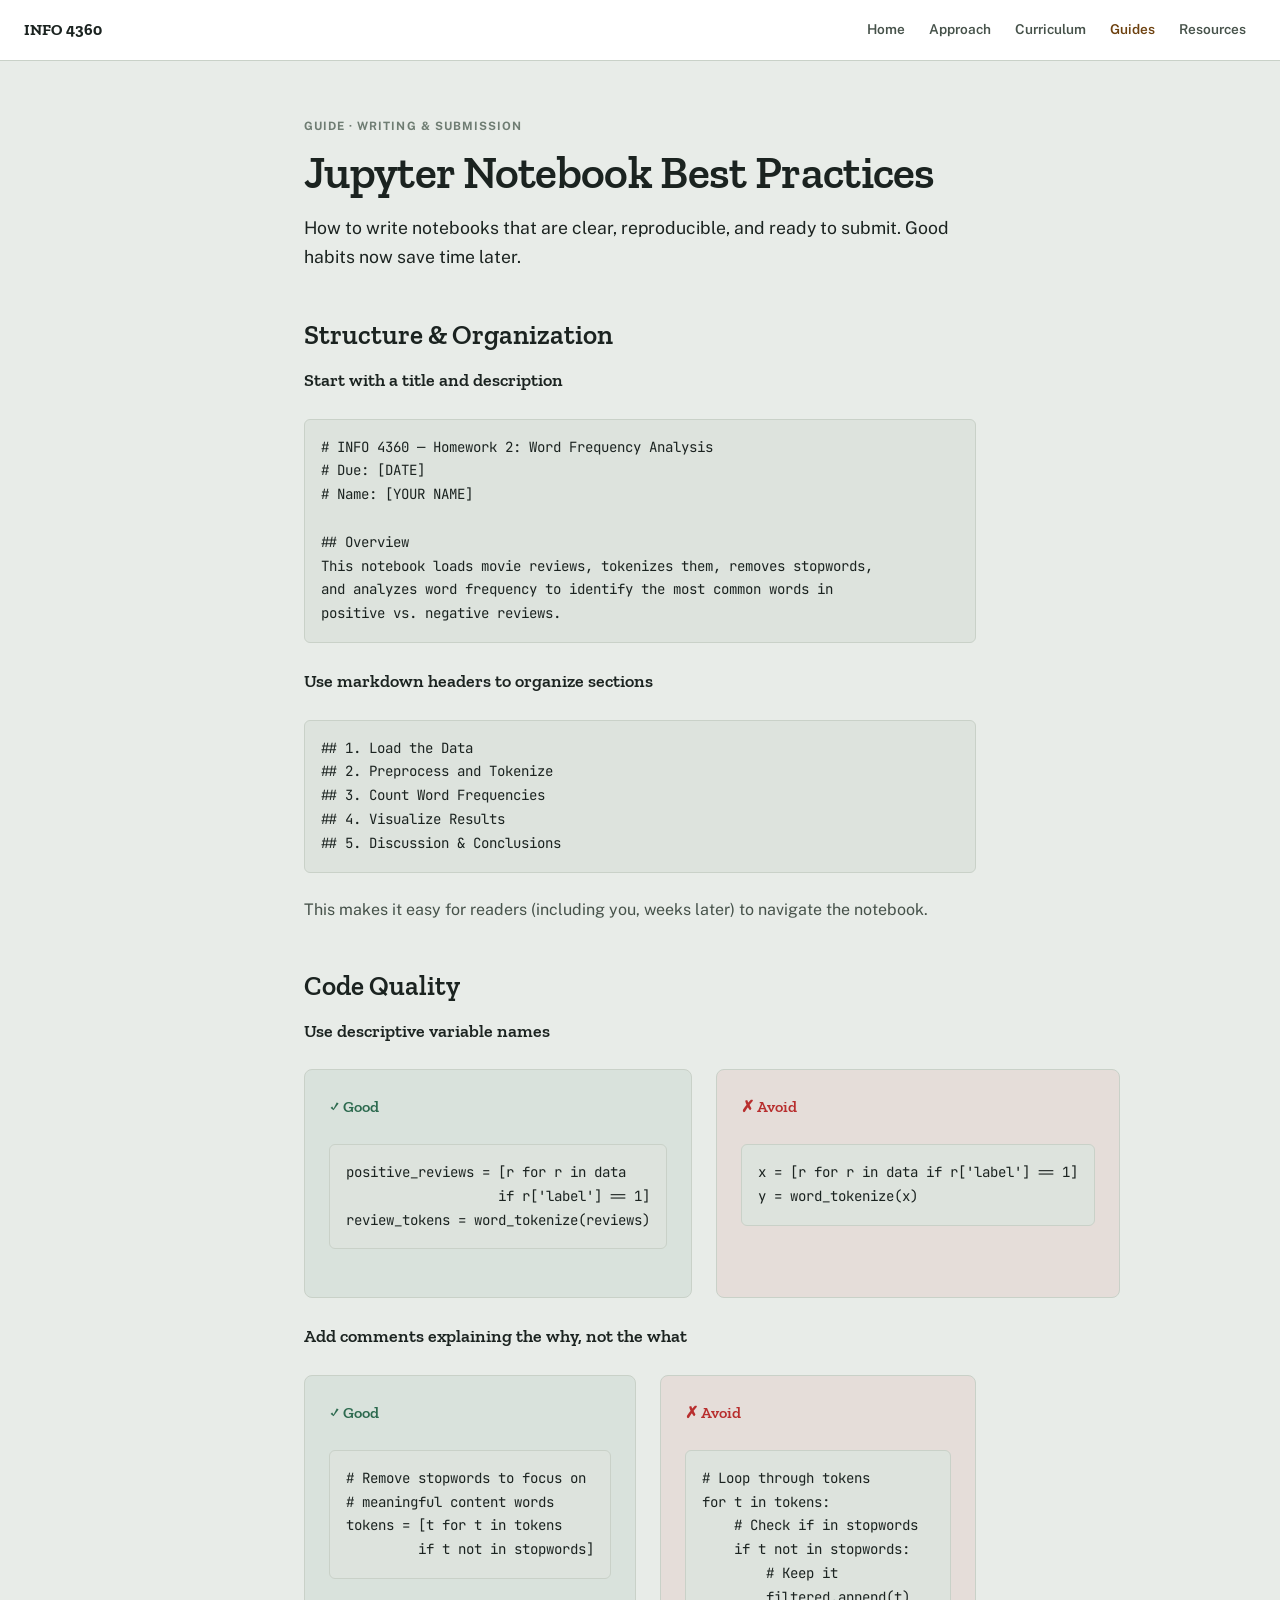
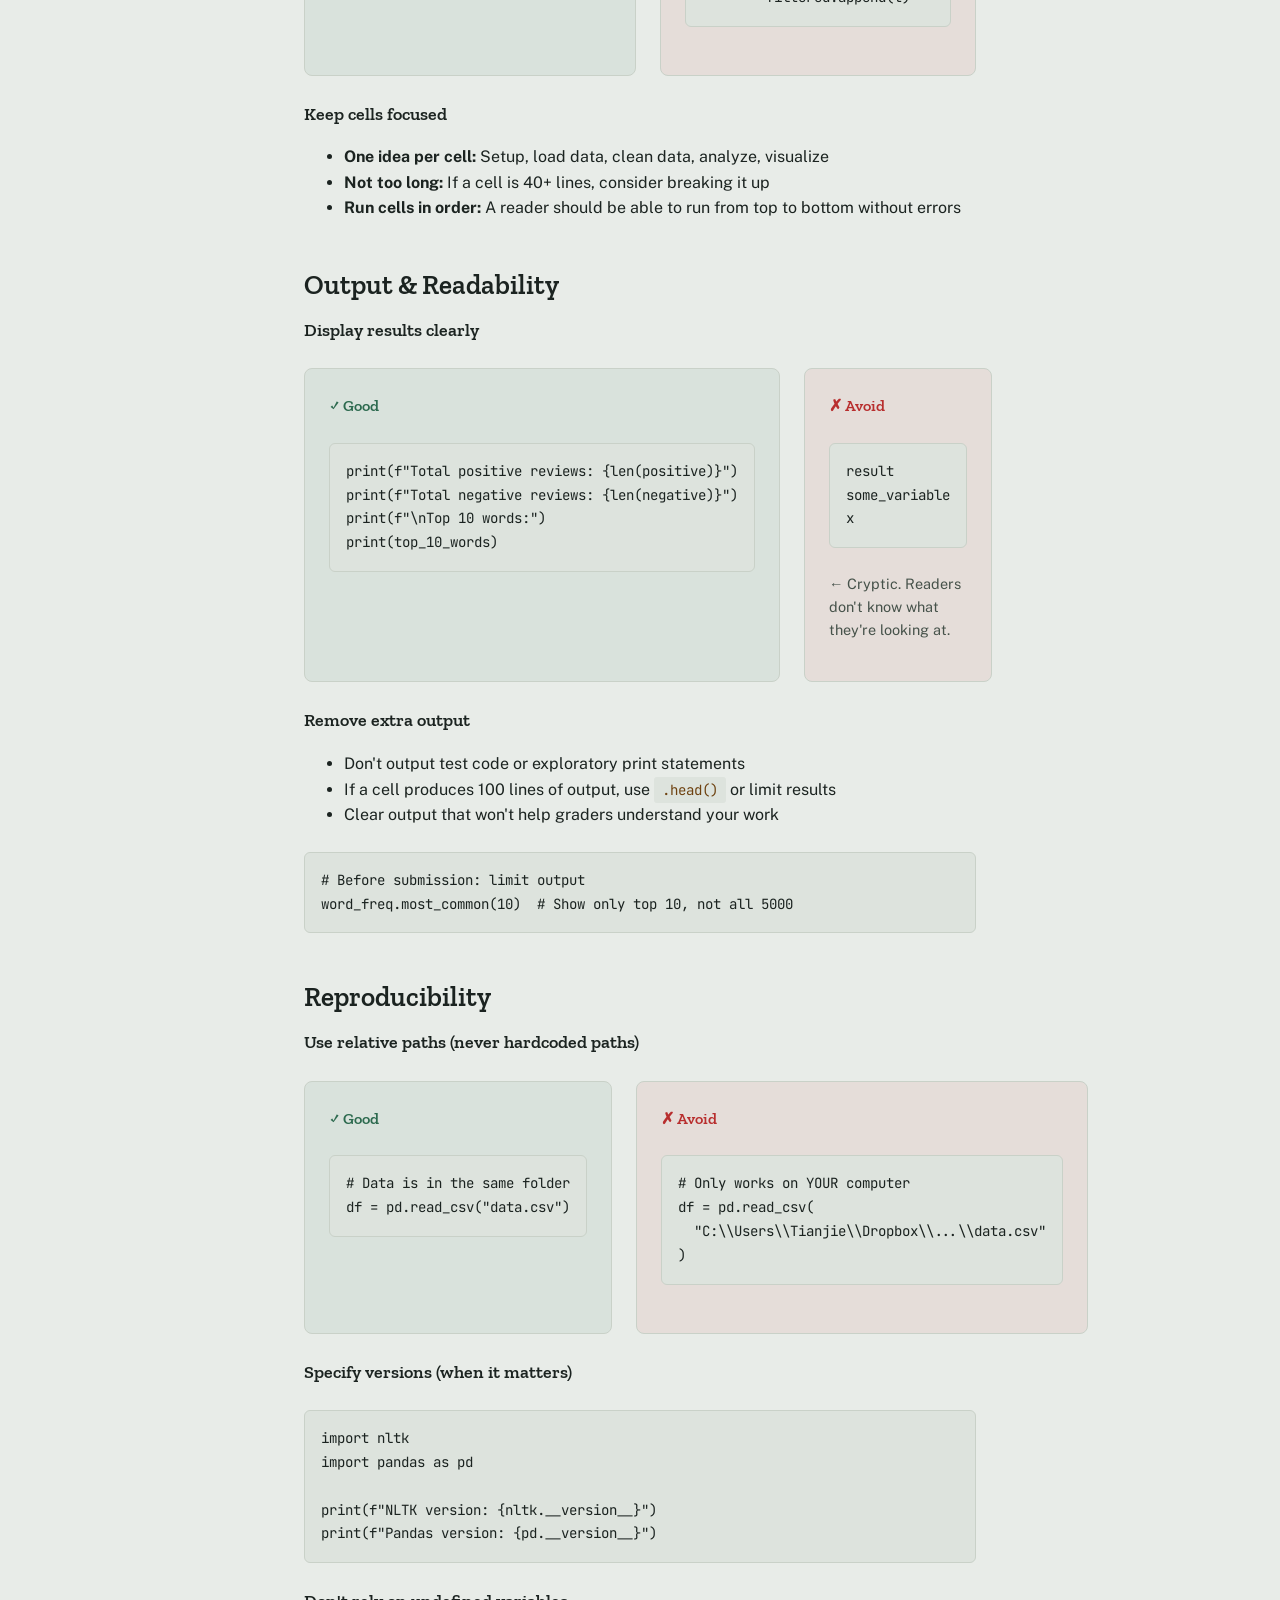
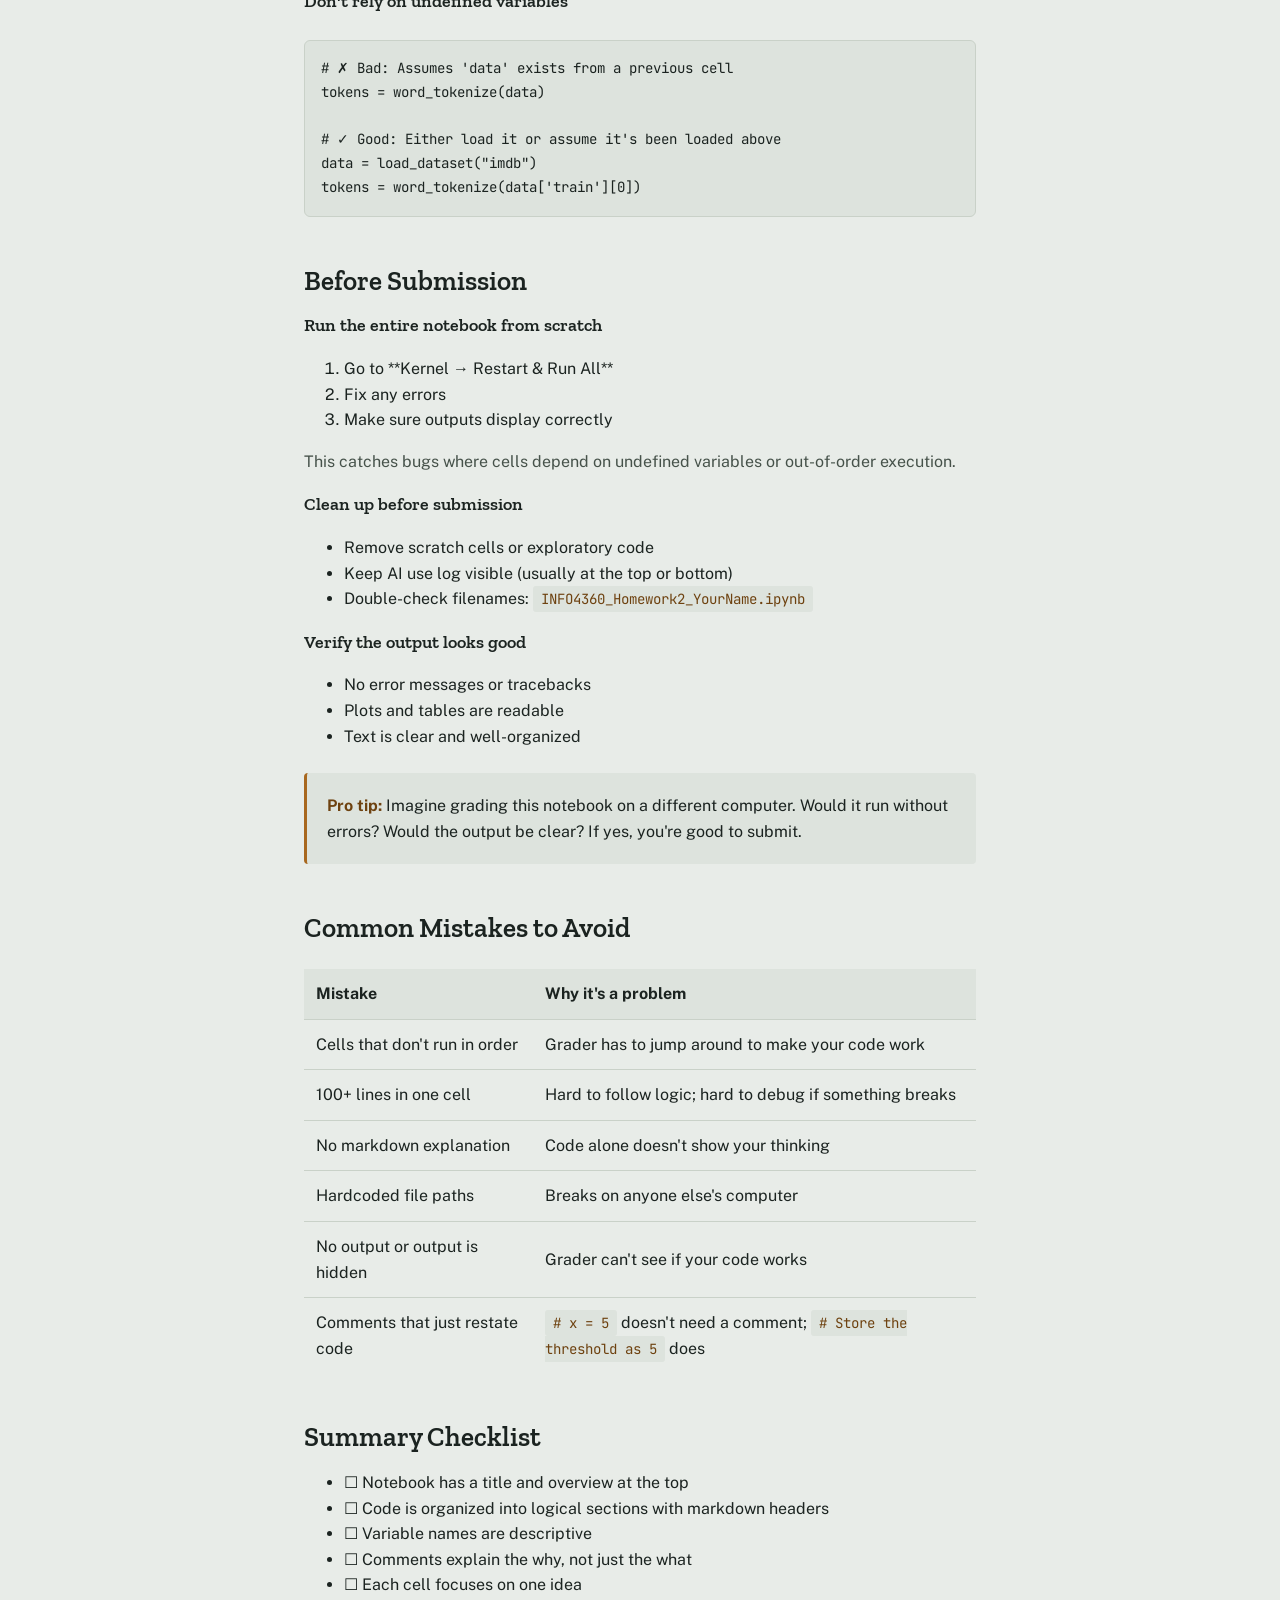
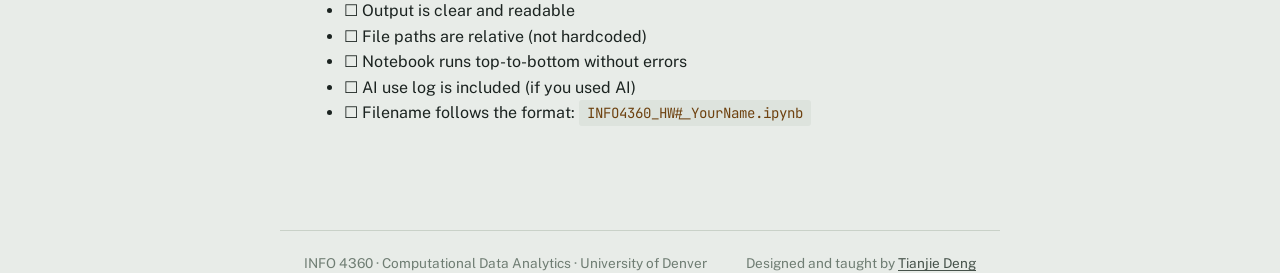
<file: jupyter-best-practices.html>
<!DOCTYPE html>
<html lang="en">
<head>
<meta charset="utf-8">
<meta name="viewport" content="width=device-width, initial-scale=1">
<title>Jupyter Notebook Best Practices · INFO 4360</title>
<link rel="icon" href="data:image/svg+xml,%3Csvg xmlns='http://www.w3.org/2000/svg' viewBox='0 0 32 32'%3E%3Crect width='32' height='32' rx='7' fill='%23a8681f'/%3E%3Ctext x='16' y='23' font-family='Georgia,serif' font-size='20' fill='white' text-anchor='middle'%3Ea%3C/text%3E%3C/svg%3E">
<link rel="stylesheet" href="https://fonts.googleapis.com/css2?family=Zilla+Slab:wght@400;500;600;700&family=Public+Sans:wght@400;500;600;700;800&family=JetBrains+Mono:wght@400;500;600&display=swap">
<link rel="stylesheet" href="style.css">
<style>
  code {
    font-family: var(--font-mono);
    font-size: 0.88rem;
    background: var(--surface-alt);
    padding: 0.25rem 0.5rem;
    border-radius: 3px;
    color: var(--accent-ink);
  }

  pre {
    background: var(--surface-alt);
    border: 1px solid var(--line);
    border-radius: 6px;
    padding: 1rem;
    overflow-x: auto;
    margin: 1.5rem 0;
  }

  pre code {
    background: none;
    padding: 0;
    color: var(--ink);
  }

  .concept-box {
    background: var(--surface-alt);
    border-left: 3px solid var(--accent);
    padding: 1.25rem;
    margin: 1.5rem 0;
    border-radius: 4px;
  }

  .concept-box strong { color: var(--accent-ink); }

  .good-bad {
    display: grid;
    grid-template-columns: 1fr 1fr;
    gap: 1.5rem;
    margin: 1.5rem 0;
  }

  .good-bad > div {
    padding: 1.5rem;
    border-radius: 8px;
    border: 1px solid var(--line);
  }

  .good-example {
    background: rgba(45, 106, 79, 0.08);
    border-left: 3px solid #2d6a4f;
  }

  .bad-example {
    background: rgba(184, 46, 46, 0.08);
    border-left: 3px solid #b82e2e;
  }

  .good-example h4, .bad-example h4 {
    font-family: var(--font-display);
    margin: 0 0 1rem;
    font-size: 1rem;
    font-weight: 600;
  }

  .good-example h4 { color: #2d6a4f; }
  .bad-example h4 { color: #b82e2e; }

  @media (max-width: 620px) {
    .good-bad {
      grid-template-columns: 1fr;
    }
  }
</style>
</head>
<body>

<header class="site-header">
  <a class="brand" href="index.html">INFO 4360</a>
  <nav class="site-nav">
    <a href="index.html">Home</a>
    <a href="approach.html">Approach</a>
    <a href="curriculum.html">Curriculum</a>
    <a href="guides.html" aria-current="page">Guides</a>
    <a href="resources.html">Resources</a>
  </nav>
</header>

<main>
  <p class="eyebrow">Guide · Writing & Submission</p>
  <h1>Jupyter Notebook Best Practices</h1>
  <p class="lede">How to write notebooks that are clear, reproducible, and ready to submit. Good habits now save time later.</p>

  <h2>Structure & Organization</h2>

  <h3>Start with a title and description</h3>

  <pre><code># INFO 4360 — Homework 2: Word Frequency Analysis
# Due: [DATE]
# Name: [YOUR NAME]

## Overview
This notebook loads movie reviews, tokenizes them, removes stopwords,
and analyzes word frequency to identify the most common words in
positive vs. negative reviews.</code></pre>

  <h3>Use markdown headers to organize sections</h3>

  <pre><code>## 1. Load the Data
## 2. Preprocess and Tokenize
## 3. Count Word Frequencies
## 4. Visualize Results
## 5. Discussion & Conclusions</code></pre>

  <p>This makes it easy for readers (including you, weeks later) to navigate the notebook.</p>

  <h2>Code Quality</h2>

  <h3>Use descriptive variable names</h3>

  <div class="good-bad">
    <div class="good-example">
      <h4>✓ Good</h4>
      <pre><code>positive_reviews = [r for r in data
                   if r['label'] == 1]
review_tokens = word_tokenize(reviews)</code></pre>
    </div>
    <div class="bad-example">
      <h4>✗ Avoid</h4>
      <pre><code>x = [r for r in data if r['label'] == 1]
y = word_tokenize(x)</code></pre>
    </div>
  </div>

  <h3>Add comments explaining the why, not the what</h3>

  <div class="good-bad">
    <div class="good-example">
      <h4>✓ Good</h4>
      <pre><code># Remove stopwords to focus on
# meaningful content words
tokens = [t for t in tokens
         if t not in stopwords]</code></pre>
    </div>
    <div class="bad-example">
      <h4>✗ Avoid</h4>
      <pre><code># Loop through tokens
for t in tokens:
    # Check if in stopwords
    if t not in stopwords:
        # Keep it
        filtered.append(t)</code></pre>
    </div>
  </div>

  <h3>Keep cells focused</h3>

  <ul>
    <li><strong>One idea per cell:</strong> Setup, load data, clean data, analyze, visualize</li>
    <li><strong>Not too long:</strong> If a cell is 40+ lines, consider breaking it up</li>
    <li><strong>Run cells in order:</strong> A reader should be able to run from top to bottom without errors</li>
  </ul>

  <h2>Output & Readability</h2>

  <h3>Display results clearly</h3>

  <div class="good-bad">
    <div class="good-example">
      <h4>✓ Good</h4>
      <pre><code>print(f"Total positive reviews: {len(positive)}")
print(f"Total negative reviews: {len(negative)}")
print(f"\nTop 10 words:")
print(top_10_words)</code></pre>
    </div>
    <div class="bad-example">
      <h4>✗ Avoid</h4>
      <pre><code>result
some_variable
x</code></pre>
      <p style="font-size: 0.9rem; color: var(--ink-soft);">← Cryptic. Readers don't know what they're looking at.</p>
    </div>
  </div>

  <h3>Remove extra output</h3>

  <ul>
    <li>Don't output test code or exploratory print statements</li>
    <li>If a cell produces 100 lines of output, use <code>.head()</code> or limit results</li>
    <li>Clear output that won't help graders understand your work</li>
  </ul>

  <pre><code># Before submission: limit output
word_freq.most_common(10)  # Show only top 10, not all 5000</code></pre>

  <h2>Reproducibility</h2>

  <h3>Use relative paths (never hardcoded paths)</h3>

  <div class="good-bad">
    <div class="good-example">
      <h4>✓ Good</h4>
      <pre><code># Data is in the same folder
df = pd.read_csv("data.csv")</code></pre>
    </div>
    <div class="bad-example">
      <h4>✗ Avoid</h4>
      <pre><code># Only works on YOUR computer
df = pd.read_csv(
  "C:\\Users\\Tianjie\\Dropbox\\...\\data.csv"
)</code></pre>
    </div>
  </div>

  <h3>Specify versions (when it matters)</h3>

  <pre><code>import nltk
import pandas as pd

print(f"NLTK version: {nltk.__version__}")
print(f"Pandas version: {pd.__version__}")</code></pre>

  <h3>Don't rely on undefined variables</h3>

  <pre><code># ✗ Bad: Assumes 'data' exists from a previous cell
tokens = word_tokenize(data)

# ✓ Good: Either load it or assume it's been loaded above
data = load_dataset("imdb")
tokens = word_tokenize(data['train'][0])</code></pre>

  <h2>Before Submission</h2>

  <h3>Run the entire notebook from scratch</h3>

  <ol>
    <li>Go to **Kernel → Restart & Run All**</li>
    <li>Fix any errors</li>
    <li>Make sure outputs display correctly</li>
  </ol>

  <p>This catches bugs where cells depend on undefined variables or out-of-order execution.</p>

  <h3>Clean up before submission</h3>

  <ul>
    <li>Remove scratch cells or exploratory code</li>
    <li>Keep AI use log visible (usually at the top or bottom)</li>
    <li>Double-check filenames: <code>INFO4360_Homework2_YourName.ipynb</code></li>
  </ul>

  <h3>Verify the output looks good</h3>

  <ul>
    <li>No error messages or tracebacks</li>
    <li>Plots and tables are readable</li>
    <li>Text is clear and well-organized</li>
  </ul>

  <div class="concept-box">
    <strong>Pro tip:</strong> Imagine grading this notebook on a different computer. Would it run without errors? Would the output be clear? If yes, you're good to submit.
  </div>

  <h2>Common Mistakes to Avoid</h2>

  <table style="width: 100%; border-collapse: collapse; margin: 1.5rem 0;">
    <tr style="border-bottom: 1px solid var(--line);">
      <th style="text-align: left; padding: 0.75rem; background: var(--surface-alt);">Mistake</th>
      <th style="text-align: left; padding: 0.75rem; background: var(--surface-alt);">Why it's a problem</th>
    </tr>
    <tr style="border-bottom: 1px solid var(--line);">
      <td style="padding: 0.75rem;">Cells that don't run in order</td>
      <td style="padding: 0.75rem;">Grader has to jump around to make your code work</td>
    </tr>
    <tr style="border-bottom: 1px solid var(--line);">
      <td style="padding: 0.75rem;">100+ lines in one cell</td>
      <td style="padding: 0.75rem;">Hard to follow logic; hard to debug if something breaks</td>
    </tr>
    <tr style="border-bottom: 1px solid var(--line);">
      <td style="padding: 0.75rem;">No markdown explanation</td>
      <td style="padding: 0.75rem;">Code alone doesn't show your thinking</td>
    </tr>
    <tr style="border-bottom: 1px solid var(--line);">
      <td style="padding: 0.75rem;">Hardcoded file paths</td>
      <td style="padding: 0.75rem;">Breaks on anyone else's computer</td>
    </tr>
    <tr style="border-bottom: 1px solid var(--line);">
      <td style="padding: 0.75rem;">No output or output is hidden</td>
      <td style="padding: 0.75rem;">Grader can't see if your code works</td>
    </tr>
    <tr>
      <td style="padding: 0.75rem;">Comments that just restate code</td>
      <td style="padding: 0.75rem;"><code># x = 5</code> doesn't need a comment; <code># Store the threshold as 5</code> does</td>
    </tr>
  </table>

  <h2>Summary Checklist</h2>

  <ul>
    <li>☐ Notebook has a title and overview at the top</li>
    <li>☐ Code is organized into logical sections with markdown headers</li>
    <li>☐ Variable names are descriptive</li>
    <li>☐ Comments explain the why, not just the what</li>
    <li>☐ Each cell focuses on one idea</li>
    <li>☐ Output is clear and readable</li>
    <li>☐ File paths are relative (not hardcoded)</li>
    <li>☐ Notebook runs top-to-bottom without errors</li>
    <li>☐ AI use log is included (if you used AI)</li>
    <li>☐ Filename follows the format: <code>INFO4360_HW#_YourName.ipynb</code></li>
  </ul>
</main>

<footer class="byline">
  <span>INFO 4360 &middot; Computational Data Analytics &middot; University of Denver</span>
  <span>Designed and taught by <a href="https://daniels.du.edu/directory/tianjie-deng/">Tianjie Deng</a></span>
</footer>

</body>
</html>
</file>
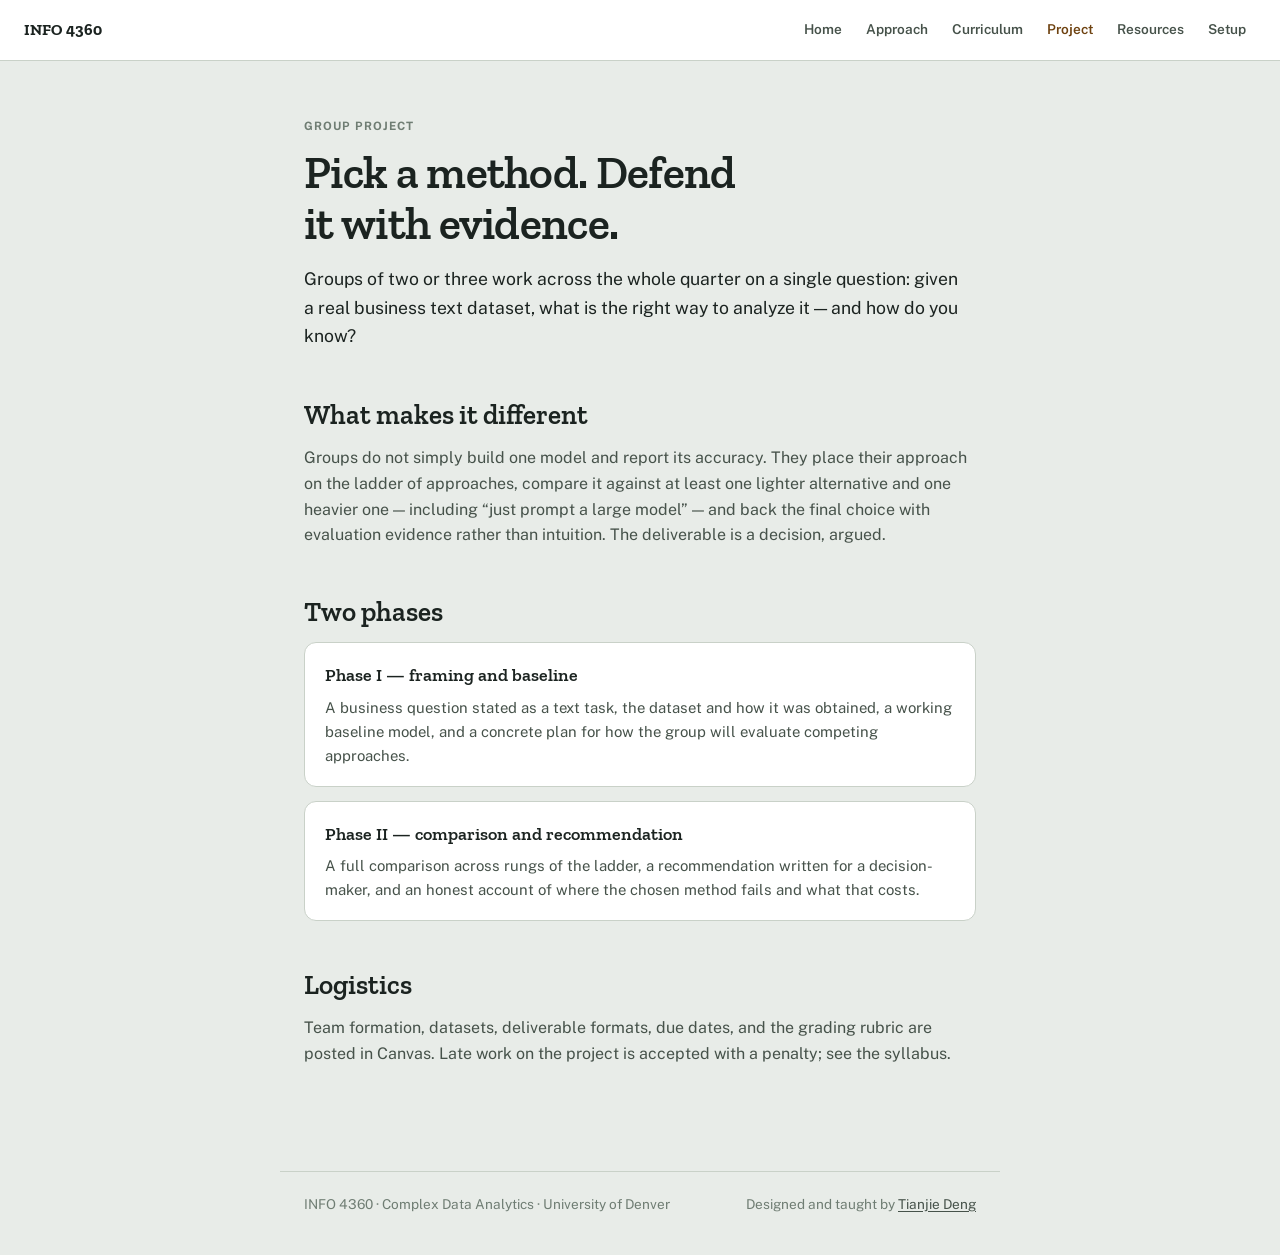
<file: project.html>
<!DOCTYPE html>
<html lang="en">
<head>
<meta charset="utf-8">
<meta name="viewport" content="width=device-width, initial-scale=1">
<title>Project &middot; INFO 4360</title>
<link rel="icon" href="data:image/svg+xml,%3Csvg xmlns='http://www.w3.org/2000/svg' viewBox='0 0 32 32'%3E%3Crect width='32' height='32' rx='7' fill='%23a8681f'/%3E%3Ctext x='16' y='23' font-family='Georgia,serif' font-size='20' fill='white' text-anchor='middle'%3Ea%3C/text%3E%3C/svg%3E">
<link rel="stylesheet" href="https://fonts.googleapis.com/css2?family=Zilla+Slab:wght@400;500;600;700&family=Public+Sans:wght@400;500;600;700;800&family=JetBrains+Mono:wght@400;500;600&display=swap">
<link rel="stylesheet" href="style.css">
</head>
<body>

<header class="site-header">
  <a class="brand" href="index.html">INFO 4360</a>
  <nav class="site-nav">
    <a href="index.html">Home</a>
    <a href="approach.html">Approach</a>
    <a href="curriculum.html">Curriculum</a>
    <a href="project.html" aria-current="page">Project</a>
    <a href="resources.html">Resources</a>
    <a href="setup.html">Setup</a>
  </nav>
</header>

<main>
  <p class="eyebrow">Group project</p>
  <h1>Pick a method. Defend it with evidence.</h1>
  <p class="lede">Groups of two or three work across the whole quarter on a single question: given a real business text dataset, what is the right way to analyze it &mdash; and how do you know?</p>

  <h2>What makes it different</h2>
  <p>Groups do not simply build one model and report its accuracy. They place their approach on the ladder of approaches, compare it against at least one lighter alternative and one heavier one &mdash; including &ldquo;just prompt a large model&rdquo; &mdash; and back the final choice with evaluation evidence rather than intuition. The deliverable is a decision, argued.</p>

  <h2>Two phases</h2>
  <div class="phase">
    <h3>Phase I &mdash; framing and baseline</h3>
    <p>A business question stated as a text task, the dataset and how it was obtained, a working baseline model, and a concrete plan for how the group will evaluate competing approaches.</p>
  </div>
  <div class="phase">
    <h3>Phase II &mdash; comparison and recommendation</h3>
    <p>A full comparison across rungs of the ladder, a recommendation written for a decision-maker, and an honest account of where the chosen method fails and what that costs.</p>
  </div>

  <h2>Logistics</h2>
  <p>Team formation, datasets, deliverable formats, due dates, and the grading rubric are posted in Canvas. Late work on the project is accepted with a penalty; see the syllabus.</p>
</main>

<footer class="byline">
  <span>INFO 4360 &middot; Complex Data Analytics &middot; University of Denver</span>
  <span>Designed and taught by <a href="https://daniels.du.edu/directory/tianjie-deng/">Tianjie Deng</a></span>
</footer>

</body>
</html>
</file>
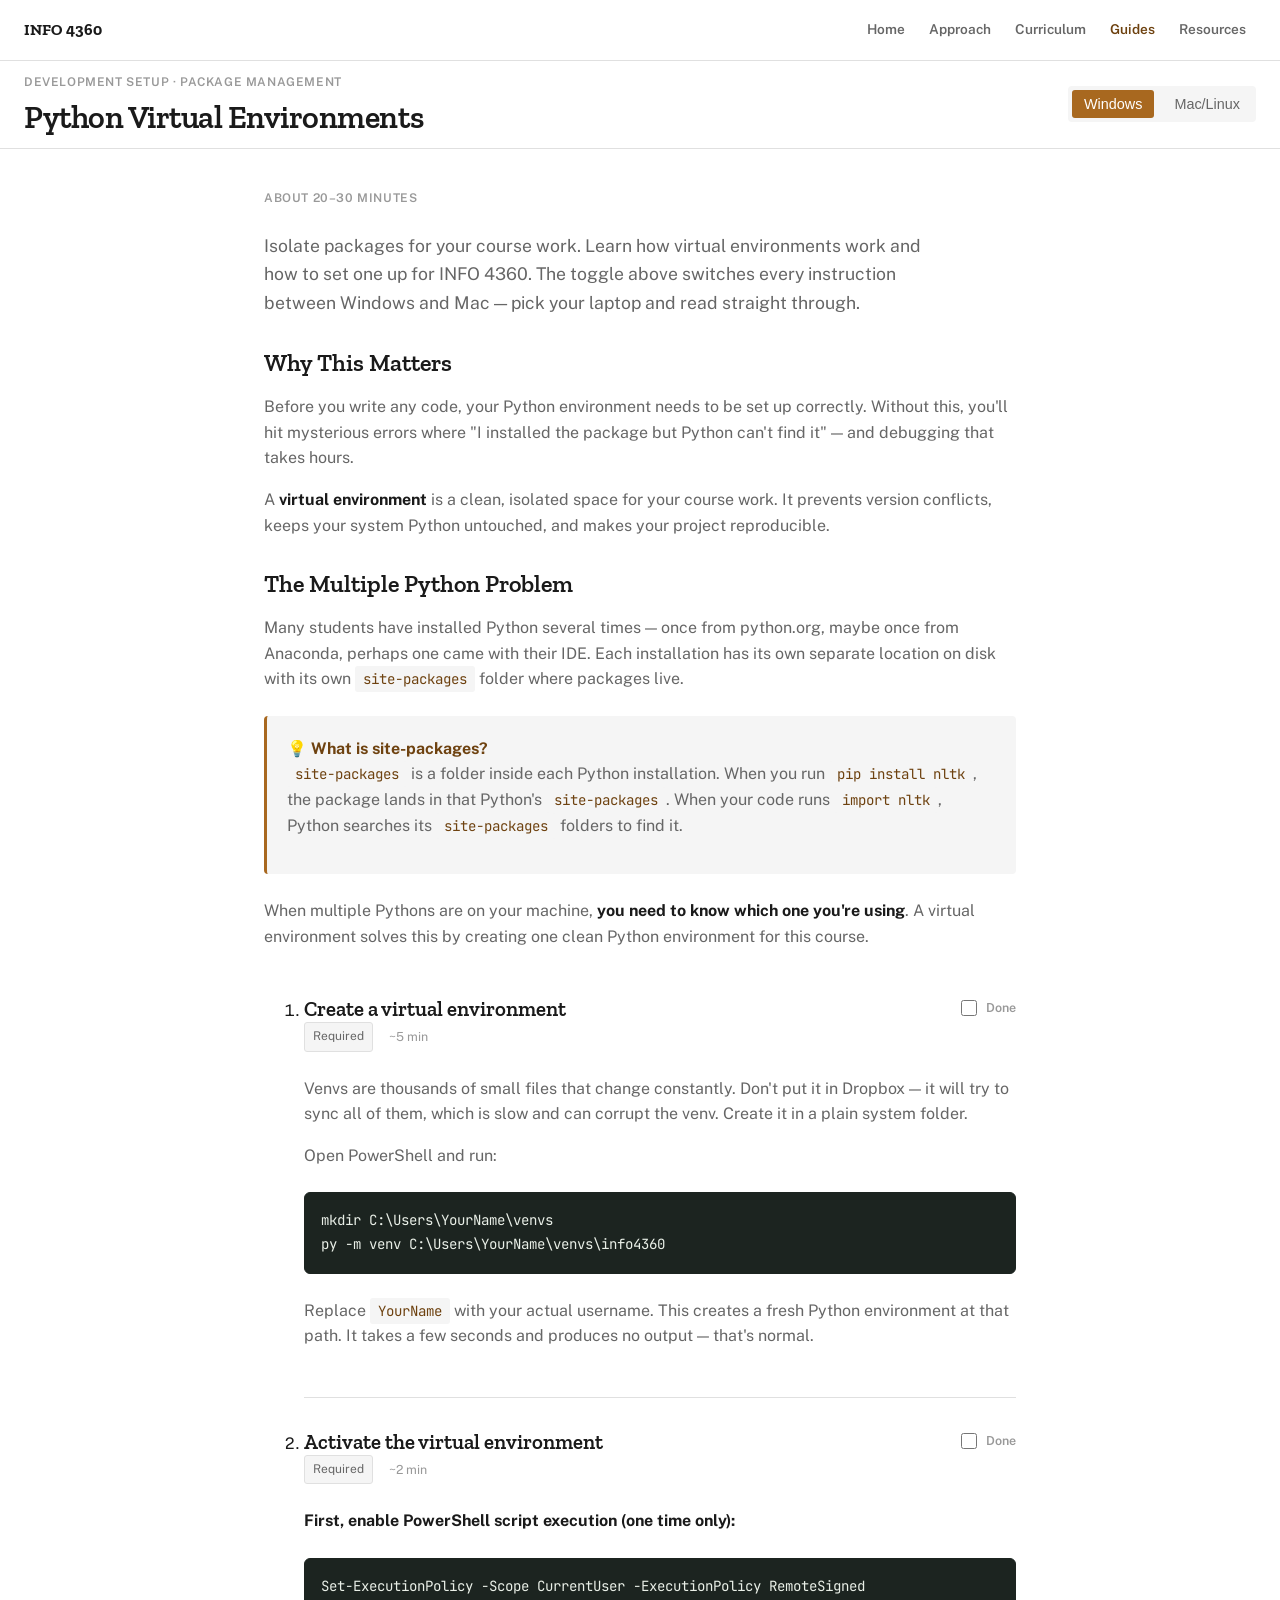
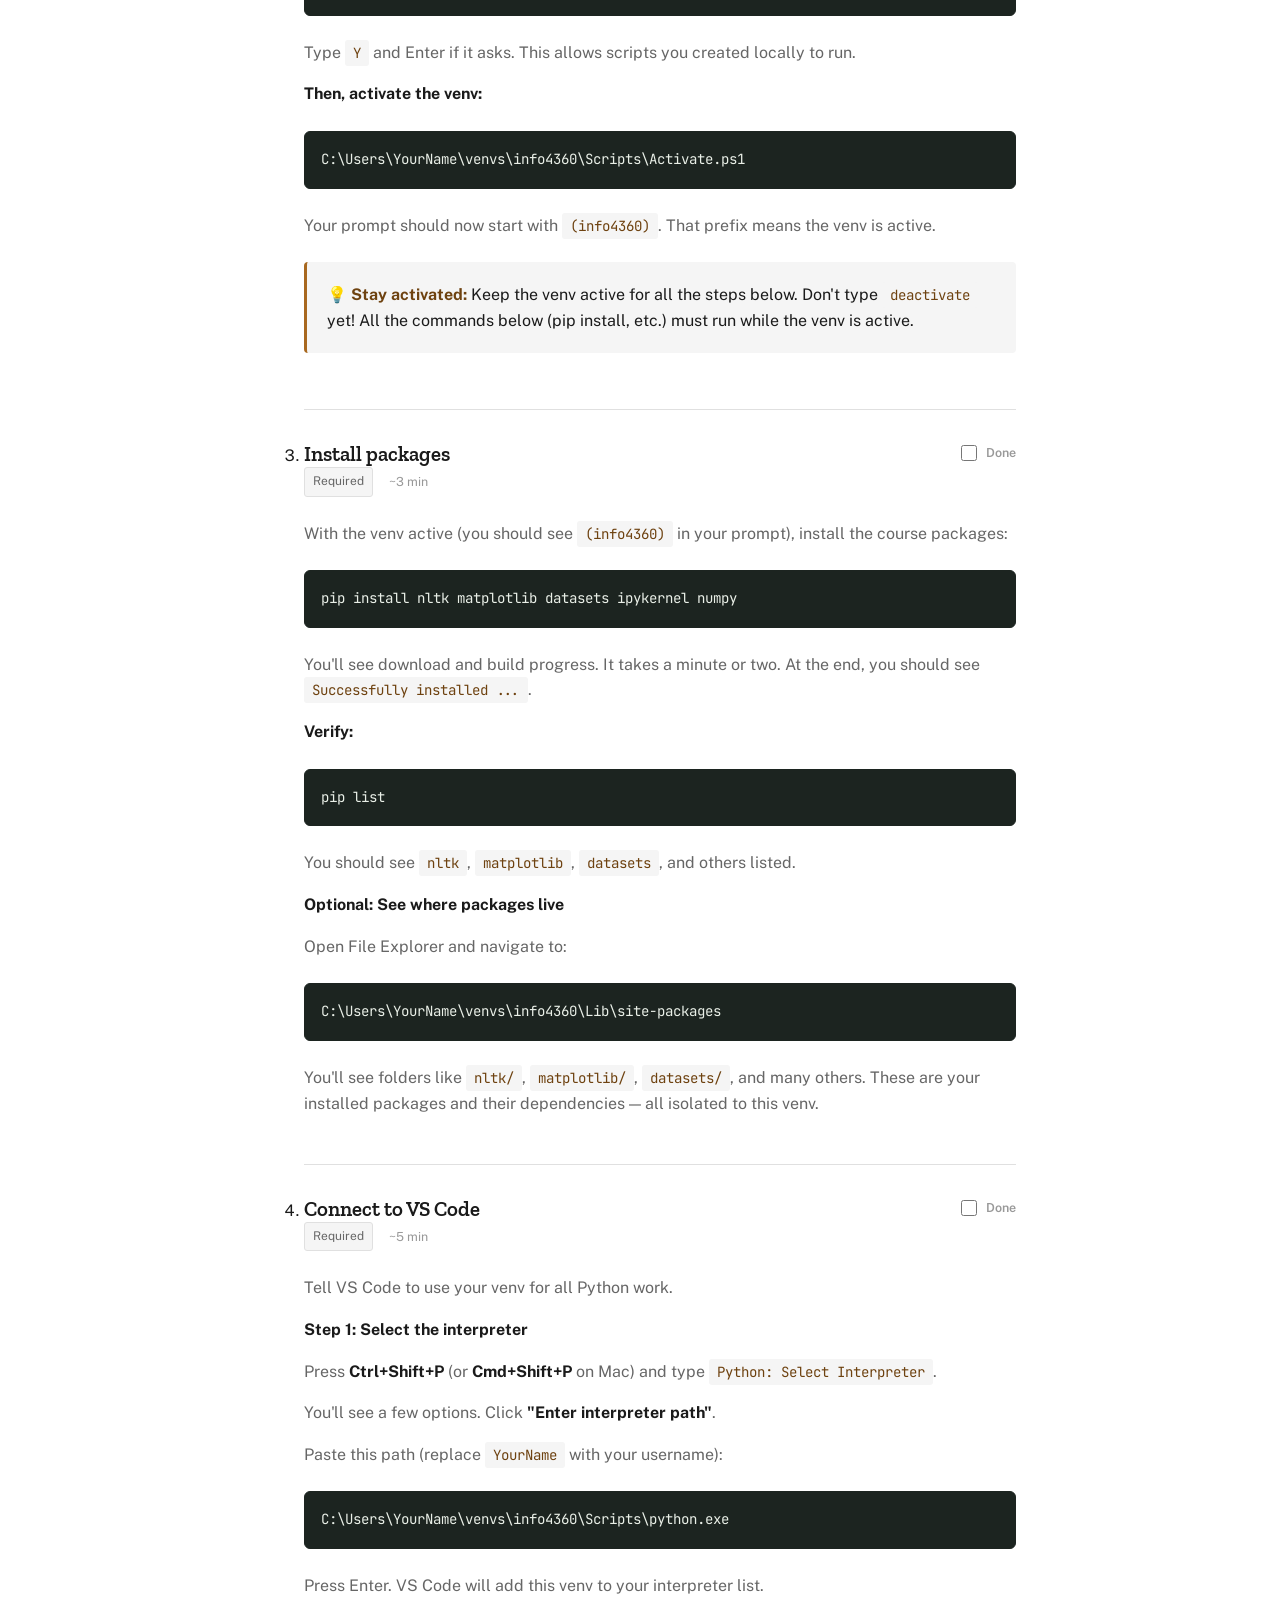
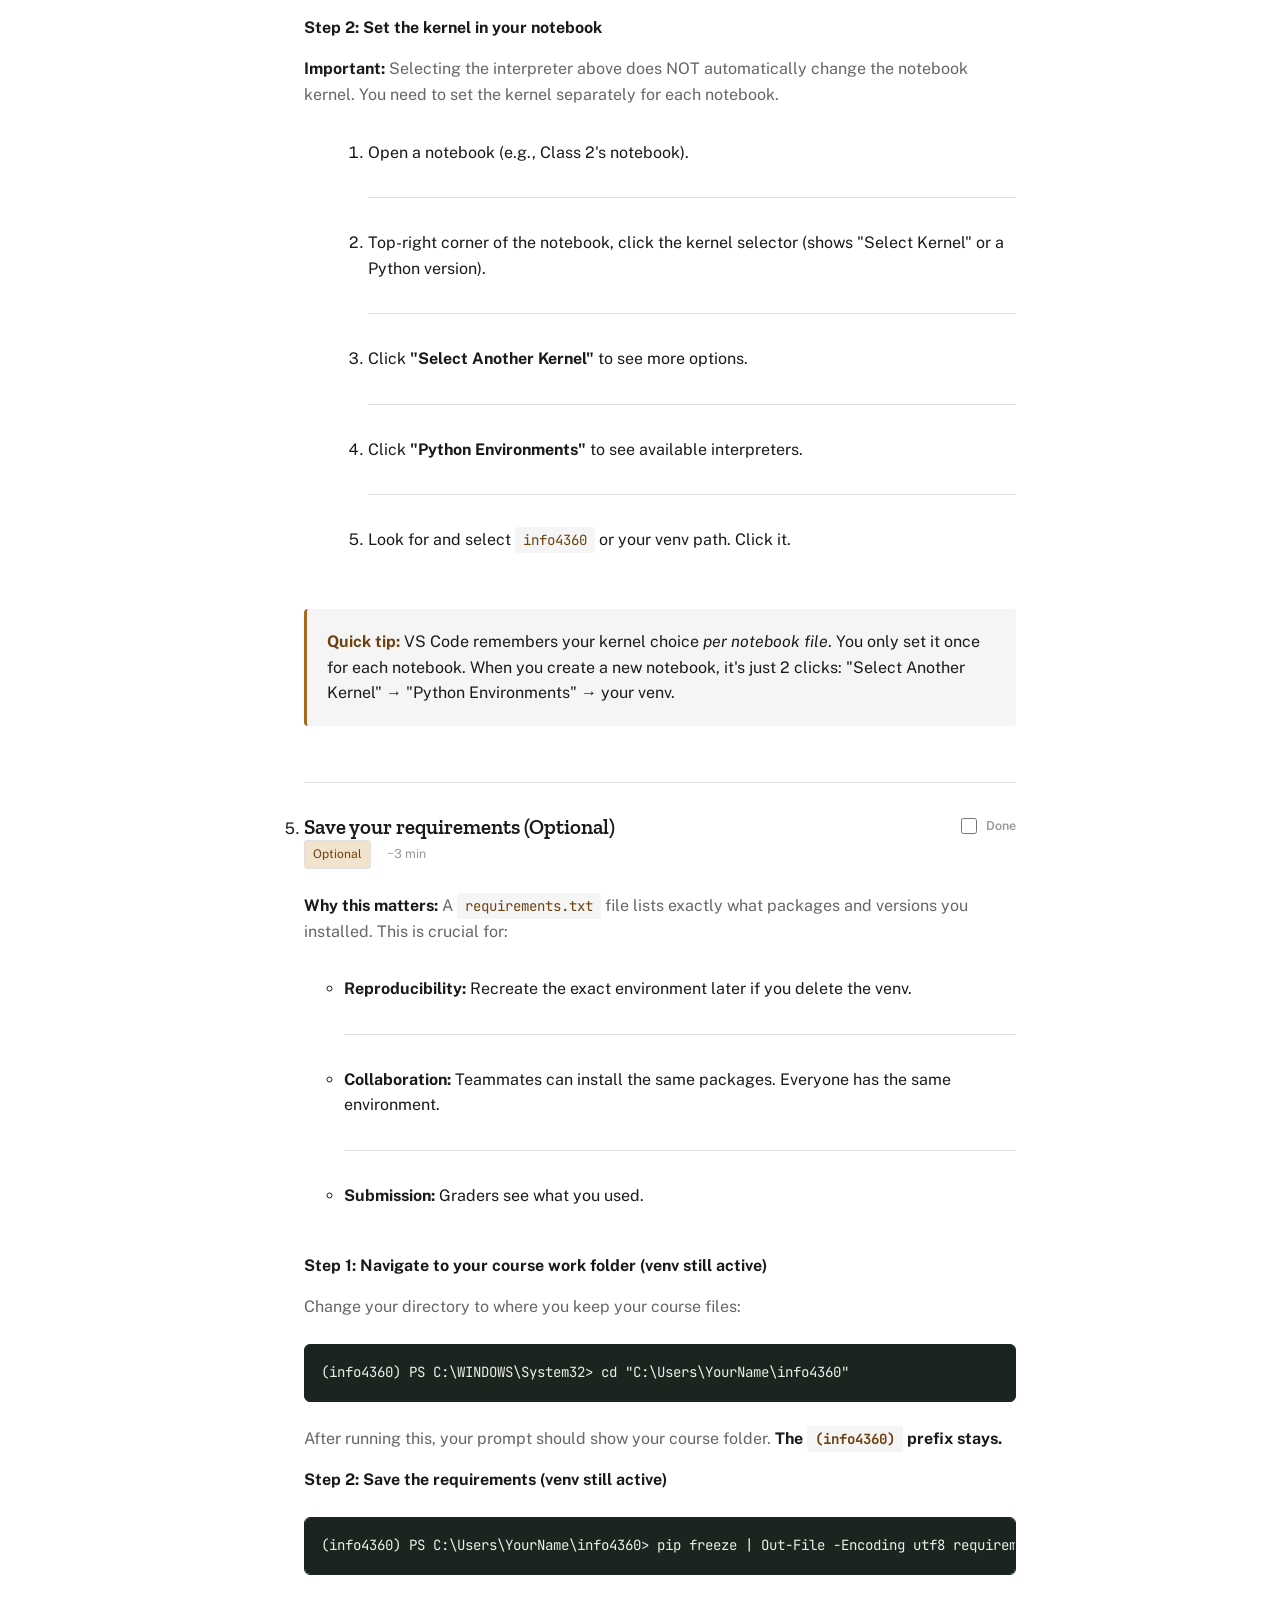
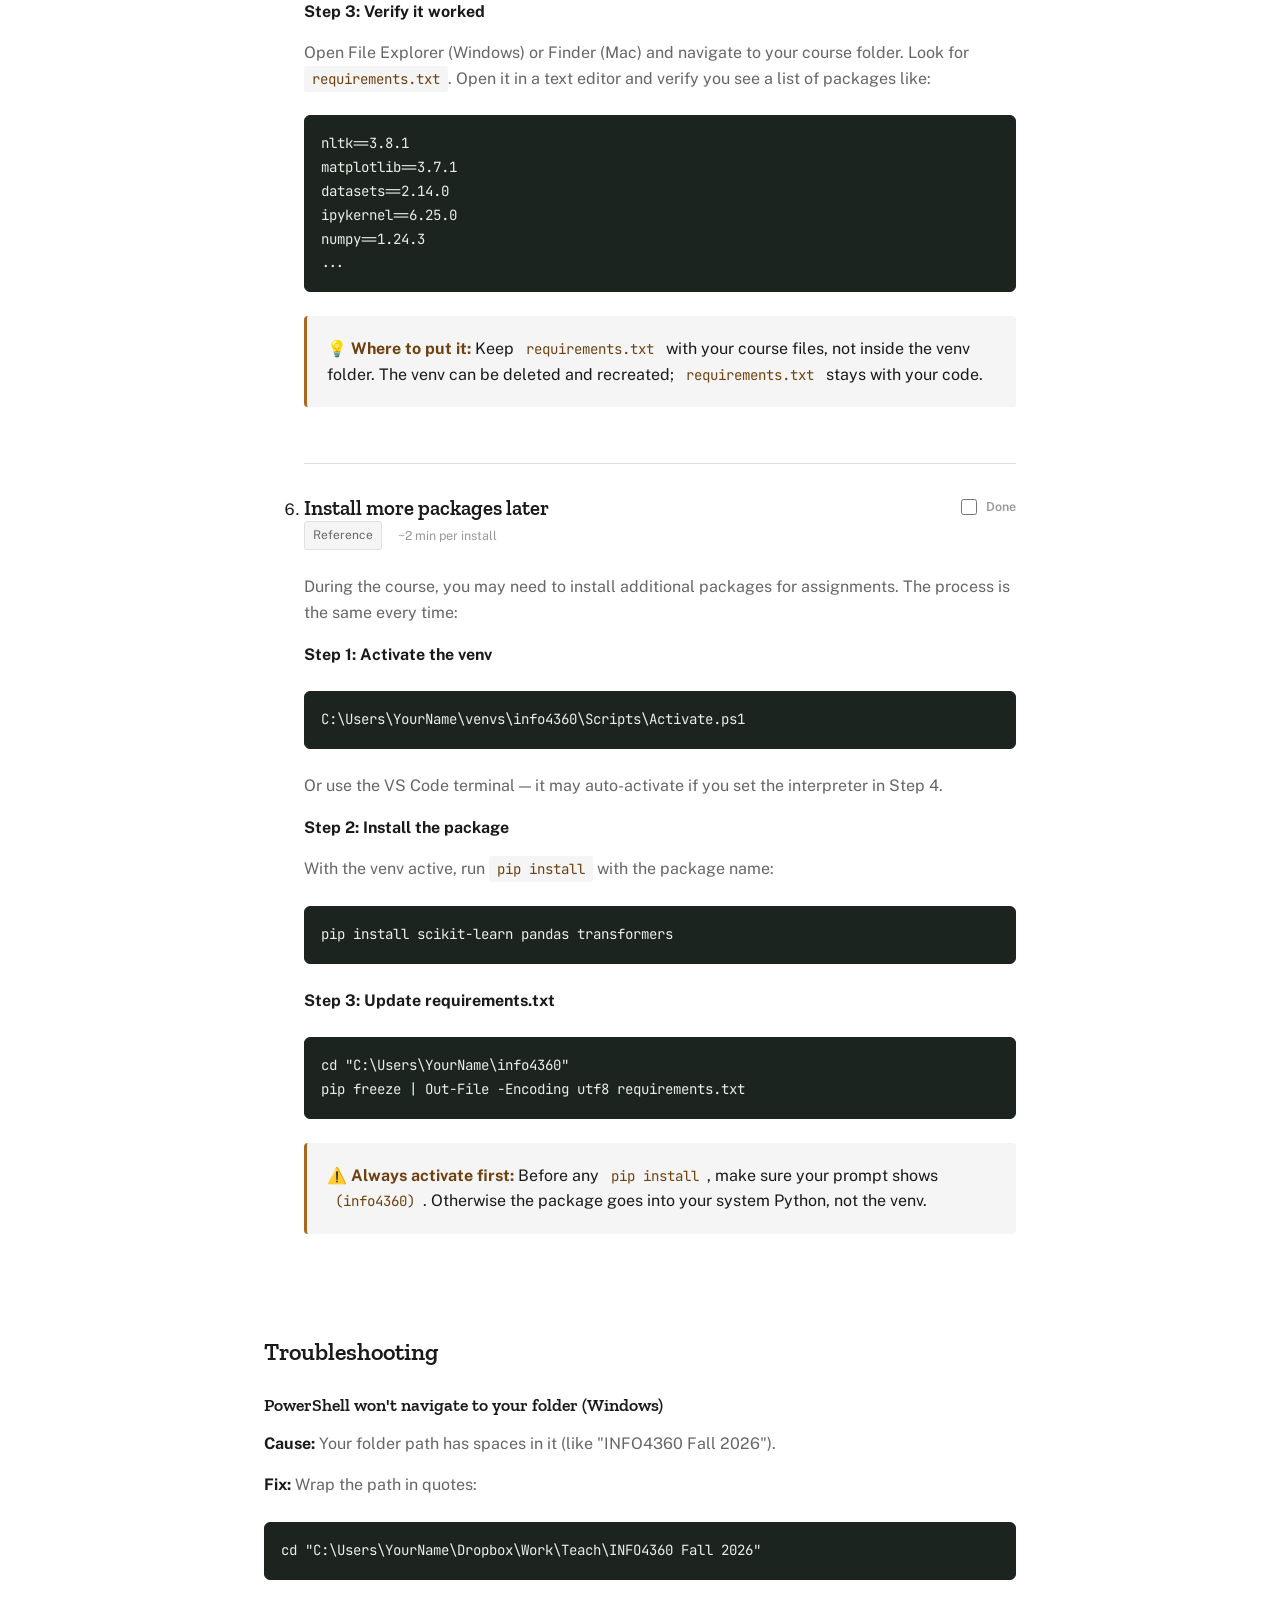
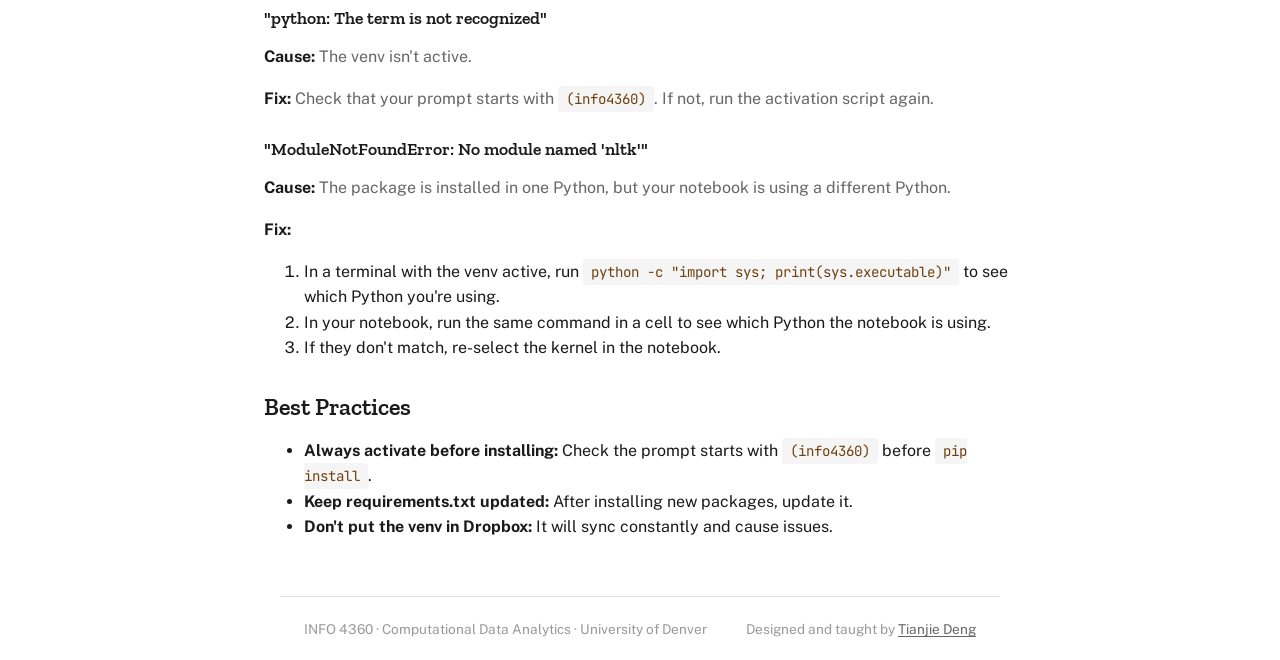
<file: python-venv-setup.html>
<!DOCTYPE html>
<html lang="en">
<head>
<meta charset="utf-8">
<meta name="viewport" content="width=device-width, initial-scale=1">
<title>Python Virtual Environments · INFO 4360</title>
<link rel="icon" href="data:image/svg+xml,%3Csvg xmlns='http://www.w3.org/2000/svg' viewBox='0 0 32 32'%3E%3Crect width='32' height='32' rx='7' fill='%23a8681f'/%3E%3Ctext x='16' y='23' font-family='Georgia,serif' font-size='20' fill='white' text-anchor='middle'%3Ea%3C/text%3E%3C/svg%3E">
<link rel="stylesheet" href="https://fonts.googleapis.com/css2?family=Zilla+Slab:wght@400;500;600;700&family=Public+Sans:wght@400;500;600;700;800&family=JetBrains+Mono:wght@400;500;600&display=swap">
<link rel="stylesheet" href="style.css">
<style>
  :root {
    --surface: #ffffff;
    --surface-alt: #f5f5f5;
    --line: #e0e0e0;
    --ink: #1a1a1a;
    --ink-soft: #666666;
    --ink-faint: #999999;
    --accent: #a8681f;
    --accent-ink: #6e4210;
    --accent-soft: #f1e3cd;
    --code-bg: #1c2420;
    --code-fg: #e9efe7;
    --code-muted: #93a294;
    --code-accent: #e0a458;
  }

  @media (prefers-color-scheme: dark) {
    :root:not([data-theme="light"]) {
      --surface: #1b211c;
      --surface-alt: #232a24;
      --line: #313b32;
      --ink: #e8ece5;
      --ink-soft: #b7c1b7;
      --ink-faint: #7f8c81;
      --accent: #d99a4a;
      --accent-ink: #f0b874;
      --accent-soft: #3a2c17;
      --code-bg: #0e120e;
      --code-fg: #e9efe7;
      --code-muted: #7f8c81;
      --code-accent: #e0a458;
    }
  }

  :root[data-theme="dark"] {
    --surface: #1b211c;
    --surface-alt: #232a24;
    --line: #313b32;
    --ink: #e8ece5;
    --ink-soft: #b7c1b7;
    --ink-faint: #7f8c81;
    --accent: #d99a4a;
    --accent-ink: #f0b874;
    --accent-soft: #3a2c17;
    --code-bg: #0e120e;
    --code-fg: #e9efe7;
    --code-muted: #7f8c81;
    --code-accent: #e0a458;
  }

  body { background: var(--surface); color: var(--ink); }

  .intro { margin-bottom: 2rem; }
  .eyebrow { font-size: 0.75rem; font-weight: 600; letter-spacing: 0.05em; text-transform: uppercase; color: var(--ink-faint); margin-bottom: 0.5rem; }
  h1 { font-size: 2rem; margin: 1rem 0 1.5rem; }

  .topbar {
    position: sticky; top: 0; z-index: 10;
    display: flex; align-items: center; justify-content: space-between;
    gap: 16px;
    padding: 12px 24px;
    background: var(--surface);
    border-bottom: 1px solid var(--line);
  }

  .os-toggle {
    display: flex; gap: 8px;
    background: var(--surface-alt);
    padding: 4px;
    border-radius: 4px;
  }

  .os-toggle button {
    padding: 6px 12px;
    border: none;
    background: transparent;
    color: var(--ink-soft);
    cursor: pointer;
    border-radius: 3px;
    font-weight: 500;
    font-size: 0.9rem;
  }

  .os-toggle button.active {
    background: var(--accent);
    color: white;
  }

  main { padding: 40px 24px; max-width: 800px; margin: 0 auto; }

  .lede { font-size: 1.1rem; color: var(--ink-soft); margin: 1.5rem 0; }

  .concept-box {
    background: var(--surface-alt);
    border-left: 3px solid var(--accent);
    padding: 1.25rem;
    margin: 1.5rem 0;
    border-radius: 4px;
  }

  .concept-box strong { color: var(--accent-ink); }

  code {
    font-family: 'JetBrains Mono', monospace;
    font-size: 0.88rem;
    background: var(--surface-alt);
    padding: 0.25rem 0.5rem;
    border-radius: 3px;
    color: var(--accent-ink);
  }

  pre {
    background: var(--code-bg);
    border: 1px solid var(--code-bg);
    border-radius: 6px;
    padding: 1rem;
    overflow-x: auto;
    margin: 1.5rem 0;
  }

  pre code {
    background: none;
    padding: 0;
    color: var(--code-fg);
  }

  .tag {
    display: inline-block;
    font-size: 0.75rem;
    padding: 4px 8px;
    border-radius: 3px;
    border: 1px solid var(--line);
    margin-right: 8px;
  }

  .tag.req { background: var(--surface-alt); color: var(--ink-soft); }
  .tag.opt { background: var(--accent-soft); color: var(--accent-ink); }

  .time { font-size: 0.78rem; color: var(--ink-faint); }

  .os-block { display: block; }
  .os-block[data-os="win"].hidden, .os-block[data-os="mac"].hidden { display: none; }

  .step-list { margin: 3rem 0; }
  .step-list li { margin: 2rem 0; padding-bottom: 2rem; border-bottom: 1px solid var(--line); }
  .step-list li:last-child { border-bottom: none; }

  .step-header {
    display: flex;
    justify-content: space-between;
    align-items: start;
    margin-bottom: 1rem;
  }

  .step-title h2 { margin: 0; font-size: 1.3rem; }
  .step-meta { display: flex; gap: 8px; align-items: center; }

  .done { display: flex; align-items: center; gap: 6px; cursor: pointer; }
  .done span { font-size: 0.78rem; color: var(--ink-faint); font-weight: 600; }

  input[type="checkbox"] { width: 16px; height: 16px; accent-color: var(--accent); cursor: pointer; }

  .step-body { margin-top: 1.5rem; }
  .step-body ol { margin-left: 1.5rem; }
  .step-body li { margin-bottom: 0.75rem; }

  h2 { font-size: 1.5rem; margin-top: 2rem; margin-bottom: 1rem; }
  h3 { font-size: 1.1rem; margin-top: 1.5rem; margin-bottom: 0.75rem; }

  @media (max-width: 620px) {
    main { padding: 20px 16px; }
    .step-header { flex-direction: column; }
  }
</style>
</head>
<body>

<header class="site-header">
  <a class="brand" href="index.html">INFO 4360</a>
  <nav class="site-nav">
    <a href="index.html">Home</a>
    <a href="approach.html">Approach</a>
    <a href="curriculum.html">Curriculum</a>
    <a href="guides.html" aria-current="page">Guides</a>
    <a href="resources.html">Resources</a>
  </nav>
</header>

<div class="topbar">
  <div style="margin: 0;">
    <p class="eyebrow">Development Setup · Package Management</p>
    <h1 style="margin: 0;">Python Virtual Environments</h1>
  </div>
  <div class="os-toggle">
    <button class="active" data-os="win">Windows</button>
    <button data-os="mac">Mac/Linux</button>
  </div>
</div>

<main>
  <section class="intro">
    <p class="eyebrow">About 20–30 minutes</p>
    <p class="lede">Isolate packages for your course work. Learn how virtual environments work and how to set one up for INFO 4360. The toggle above switches every instruction between Windows and Mac — pick your laptop and read straight through.</p>
  </section>

  <h2>Why This Matters</h2>

  <p>Before you write any code, your Python environment needs to be set up correctly. Without this, you'll hit mysterious errors where "I installed the package but Python can't find it" — and debugging that takes hours.</p>

  <p>A <strong>virtual environment</strong> is a clean, isolated space for your course work. It prevents version conflicts, keeps your system Python untouched, and makes your project reproducible.</p>

  <h2>The Multiple Python Problem</h2>

  <p>Many students have installed Python several times — once from python.org, maybe once from Anaconda, perhaps one came with their IDE. Each installation has its own separate location on disk with its own <code>site-packages</code> folder where packages live.</p>

  <div class="concept-box">
    <strong>💡 What is site-packages?</strong>
    <p><code>site-packages</code> is a folder inside each Python installation. When you run <code>pip install nltk</code>, the package lands in that Python's <code>site-packages</code>. When your code runs <code>import nltk</code>, Python searches its <code>site-packages</code> folders to find it.</p>
  </div>

  <p>When multiple Pythons are on your machine, <strong>you need to know which one you're using</strong>. A virtual environment solves this by creating one clean Python environment for this course.</p>

  <!-- Part 1: Create venv -->
  <ol class="step-list">
    <li>
      <div class="step-header">
        <div class="step-title">
          <h2>Create a virtual environment</h2>
          <div class="step-meta">
            <span class="tag req">Required</span>
            <span class="time">~5 min</span>
          </div>
        </div>
        <label class="done"><input type="checkbox" data-step="venv-create"><span>Done</span></label>
      </div>
      <div class="step-body">
        <p>Venvs are thousands of small files that change constantly. Don't put it in Dropbox — it will try to sync all of them, which is slow and can corrupt the venv. Create it in a plain system folder.</p>

        <div class="os-block" data-os="win">
          <p>Open PowerShell and run:</p>
          <pre><code>mkdir C:\Users\YourName\venvs
py -m venv C:\Users\YourName\venvs\info4360</code></pre>
          <p>Replace <code>YourName</code> with your actual username. This creates a fresh Python environment at that path. It takes a few seconds and produces no output — that's normal.</p>
        </div>

        <div class="os-block" data-os="mac">
          <p>Open Terminal and run:</p>
          <pre><code>mkdir ~/venvs
python3 -m venv ~/venvs/info4360</code></pre>
          <p>This creates a fresh Python environment at <code>~/venvs/info4360</code>. It takes a few seconds and produces no output — that's normal.</p>
        </div>
      </div>
    </li>

    <!-- Part 2: Activate venv -->
    <li>
      <div class="step-header">
        <div class="step-title">
          <h2>Activate the virtual environment</h2>
          <div class="step-meta">
            <span class="tag req">Required</span>
            <span class="time">~2 min</span>
          </div>
        </div>
        <label class="done"><input type="checkbox" data-step="venv-activate"><span>Done</span></label>
      </div>
      <div class="step-body">
        <div class="os-block" data-os="win">
          <p><strong>First, enable PowerShell script execution (one time only):</strong></p>
          <pre><code>Set-ExecutionPolicy -Scope CurrentUser -ExecutionPolicy RemoteSigned</code></pre>
          <p>Type <code>Y</code> and Enter if it asks. This allows scripts you created locally to run.</p>

          <p><strong>Then, activate the venv:</strong></p>
          <pre><code>C:\Users\YourName\venvs\info4360\Scripts\Activate.ps1</code></pre>
          <p>Your prompt should now start with <code>(info4360)</code>. That prefix means the venv is active.</p>
        </div>

        <div class="os-block" data-os="mac">
          <pre><code>source ~/venvs/info4360/bin/activate</code></pre>
          <p>Your prompt should now start with <code>(info4360)</code>. That prefix means the venv is active.</p>
        </div>

        <div class="concept-box">
          <strong>💡 Stay activated:</strong> Keep the venv active for all the steps below. Don't type <code>deactivate</code> yet! All the commands below (pip install, etc.) must run while the venv is active.
        </div>
      </div>
    </li>

    <!-- Part 3: Install packages -->
    <li>
      <div class="step-header">
        <div class="step-title">
          <h2>Install packages</h2>
          <div class="step-meta">
            <span class="tag req">Required</span>
            <span class="time">~3 min</span>
          </div>
        </div>
        <label class="done"><input type="checkbox" data-step="venv-packages"><span>Done</span></label>
      </div>
      <div class="step-body">
        <p>With the venv active (you should see <code>(info4360)</code> in your prompt), install the course packages:</p>
        <pre><code>pip install nltk matplotlib datasets ipykernel numpy</code></pre>
        <p>You'll see download and build progress. It takes a minute or two. At the end, you should see <code>Successfully installed ...</code>.</p>

        <p><strong>Verify:</strong></p>
        <pre><code>pip list</code></pre>
        <p>You should see <code>nltk</code>, <code>matplotlib</code>, <code>datasets</code>, and others listed.</p>

        <p><strong>Optional: See where packages live</strong></p>
        <div class="os-block" data-os="win">
          <p>Open File Explorer and navigate to:</p>
          <pre><code>C:\Users\YourName\venvs\info4360\Lib\site-packages</code></pre>
          <p>You'll see folders like <code>nltk/</code>, <code>matplotlib/</code>, <code>datasets/</code>, and many others. These are your installed packages and their dependencies — all isolated to this venv.</p>
        </div>
        <div class="os-block" data-os="mac">
          <p>Open Finder and navigate to:</p>
          <pre><code>~/venvs/info4360/lib/python3.*/site-packages</code></pre>
          <p>You'll see folders for your installed packages and their dependencies — all isolated to this venv.</p>
        </div>
      </div>
    </li>

    <!-- Part 4: VS Code interpreter -->
    <li>
      <div class="step-header">
        <div class="step-title">
          <h2>Connect to VS Code</h2>
          <div class="step-meta">
            <span class="tag req">Required</span>
            <span class="time">~5 min</span>
          </div>
        </div>
        <label class="done"><input type="checkbox" data-step="vscode-interp"><span>Done</span></label>
      </div>
      <div class="step-body">
        <p>Tell VS Code to use your venv for all Python work.</p>

        <p><strong>Step 1: Select the interpreter</strong></p>
        <p>Press <strong>Ctrl+Shift+P</strong> (or <strong>Cmd+Shift+P</strong> on Mac) and type <code>Python: Select Interpreter</code>.</p>

        <p>You'll see a few options. Click <strong>"Enter interpreter path"</strong>.</p>

        <div class="os-block" data-os="win">
          <p>Paste this path (replace <code>YourName</code> with your username):</p>
          <pre><code>C:\Users\YourName\venvs\info4360\Scripts\python.exe</code></pre>
        </div>

        <div class="os-block" data-os="mac">
          <p>Paste this path:</p>
          <pre><code>~/venvs/info4360/bin/python</code></pre>
        </div>

        <p>Press Enter. VS Code will add this venv to your interpreter list.</p>

        <p><strong>Step 2: Set the kernel in your notebook</strong></p>
        <p><strong>Important:</strong> Selecting the interpreter above does NOT automatically change the notebook kernel. You need to set the kernel separately for each notebook.</p>

        <ol>
          <li>Open a notebook (e.g., Class 2's notebook).</li>
          <li>Top-right corner of the notebook, click the kernel selector (shows "Select Kernel" or a Python version).</li>
          <li>Click <strong>"Select Another Kernel"</strong> to see more options.</li>
          <li>Click <strong>"Python Environments"</strong> to see available interpreters.</li>
          <li>Look for and select <code>info4360</code> or your venv path. Click it.</li>
        </ol>

        <div class="concept-box">
          <strong>Quick tip:</strong> VS Code remembers your kernel choice <em>per notebook file</em>. You only set it once for each notebook. When you create a new notebook, it's just 2 clicks: "Select Another Kernel" → "Python Environments" → your venv.
        </div>
      </div>
    </li>

    <!-- Part 5: Requirements (Optional) -->
    <li id="requirements">
      <div class="step-header">
        <div class="step-title">
          <h2>Save your requirements (Optional)</h2>
          <div class="step-meta">
            <span class="tag opt">Optional</span>
            <span class="time">~3 min</span>
          </div>
        </div>
        <label class="done"><input type="checkbox" data-step="venv-requirements"><span>Done</span></label>
      </div>
      <div class="step-body">
        <p><strong>Why this matters:</strong> A <code>requirements.txt</code> file lists exactly what packages and versions you installed. This is crucial for:</p>
        <ul>
          <li><strong>Reproducibility:</strong> Recreate the exact environment later if you delete the venv.</li>
          <li><strong>Collaboration:</strong> Teammates can install the same packages. Everyone has the same environment.</li>
          <li><strong>Submission:</strong> Graders see what you used.</li>
        </ul>

        <p><strong>Step 1: Navigate to your course work folder (venv still active)</strong></p>

        <div class="os-block" data-os="win">
          <p>Change your directory to where you keep your course files:</p>
          <pre><code>(info4360) PS C:\WINDOWS\System32> cd "C:\Users\YourName\info4360"</code></pre>
          <p>After running this, your prompt should show your course folder. <strong>The <code>(info4360)</code> prefix stays.</strong></p>
        </div>

        <div class="os-block" data-os="mac">
          <pre><code>(info4360) ~ % cd ~/info4360</code></pre>
        </div>

        <p><strong>Step 2: Save the requirements (venv still active)</strong></p>

        <div class="os-block" data-os="win">
          <pre><code>(info4360) PS C:\Users\YourName\info4360> pip freeze | Out-File -Encoding utf8 requirements.txt</code></pre>
        </div>

        <div class="os-block" data-os="mac">
          <pre><code>(info4360) ~/info4360 % pip freeze > requirements.txt</code></pre>
        </div>

        <p><strong>Step 3: Verify it worked</strong></p>
        <p>Open File Explorer (Windows) or Finder (Mac) and navigate to your course folder. Look for <code>requirements.txt</code>. Open it in a text editor and verify you see a list of packages like:</p>
        <pre><code>nltk==3.8.1
matplotlib==3.7.1
datasets==2.14.0
ipykernel==6.25.0
numpy==1.24.3
...</code></pre>

        <div class="concept-box">
          <strong>💡 Where to put it:</strong> Keep <code>requirements.txt</code> with your course files, not inside the venv folder. The venv can be deleted and recreated; <code>requirements.txt</code> stays with your code.
        </div>
      </div>
    </li>

    <!-- Part 6: Installing more packages -->
    <li>
      <div class="step-header">
        <div class="step-title">
          <h2>Install more packages later</h2>
          <div class="step-meta">
            <span class="tag req">Reference</span>
            <span class="time">~2 min per install</span>
          </div>
        </div>
        <label class="done"><input type="checkbox" data-step="venv-future"><span>Done</span></label>
      </div>
      <div class="step-body">
        <p>During the course, you may need to install additional packages for assignments. The process is the same every time:</p>

        <p><strong>Step 1: Activate the venv</strong></p>

        <div class="os-block" data-os="win">
          <pre><code>C:\Users\YourName\venvs\info4360\Scripts\Activate.ps1</code></pre>
          <p>Or use the VS Code terminal — it may auto-activate if you set the interpreter in Step 4.</p>
        </div>

        <div class="os-block" data-os="mac">
          <pre><code>source ~/venvs/info4360/bin/activate</code></pre>
        </div>

        <p><strong>Step 2: Install the package</strong></p>
        <p>With the venv active, run <code>pip install</code> with the package name:</p>
        <pre><code>pip install scikit-learn pandas transformers</code></pre>

        <p><strong>Step 3: Update requirements.txt</strong></p>

        <div class="os-block" data-os="win">
          <pre><code>cd "C:\Users\YourName\info4360"
pip freeze | Out-File -Encoding utf8 requirements.txt</code></pre>
        </div>

        <div class="os-block" data-os="mac">
          <pre><code>cd ~/info4360
pip freeze > requirements.txt</code></pre>
        </div>

        <div class="concept-box">
          <strong>⚠️ Always activate first:</strong> Before any <code>pip install</code>, make sure your prompt shows <code>(info4360)</code>. Otherwise the package goes into your system Python, not the venv.
        </div>
      </div>
    </li>
  </ol>

  <h2>Troubleshooting</h2>

  <h3>PowerShell won't navigate to your folder (Windows)</h3>
  <p><strong>Cause:</strong> Your folder path has spaces in it (like "INFO4360 Fall 2026").</p>
  <p><strong>Fix:</strong> Wrap the path in quotes:</p>
  <pre><code>cd "C:\Users\YourName\Dropbox\Work\Teach\INFO4360 Fall 2026"</code></pre>

  <h3>"python: The term is not recognized"</h3>
  <p><strong>Cause:</strong> The venv isn't active.</p>
  <p><strong>Fix:</strong> Check that your prompt starts with <code>(info4360)</code>. If not, run the activation script again.</p>

  <h3>"ModuleNotFoundError: No module named 'nltk'"</h3>
  <p><strong>Cause:</strong> The package is installed in one Python, but your notebook is using a different Python.</p>
  <p><strong>Fix:</strong></p>
  <ol>
    <li>In a terminal with the venv active, run <code>python -c "import sys; print(sys.executable)"</code> to see which Python you're using.</li>
    <li>In your notebook, run the same command in a cell to see which Python the notebook is using.</li>
    <li>If they don't match, re-select the kernel in the notebook.</li>
  </ol>

  <h2>Best Practices</h2>
  <ul>
    <li><strong>Always activate before installing:</strong> Check the prompt starts with <code>(info4360)</code> before <code>pip install</code>.</li>
    <li><strong>Keep requirements.txt updated:</strong> After installing new packages, update it.</li>
    <li><strong>Don't put the venv in Dropbox:</strong> It will sync constantly and cause issues.</li>
  </ul>

</main>

<footer class="byline">
  <span>INFO 4360 &middot; Computational Data Analytics &middot; University of Denver</span>
  <span>Designed and taught by <a href="https://daniels.du.edu/directory/tianjie-deng/">Tianjie Deng</a></span>
</footer>

<script>
  // OS toggle
  document.querySelectorAll('.os-toggle button').forEach(btn => {
    btn.addEventListener('click', () => {
      const os = btn.dataset.os;
      document.querySelectorAll('.os-toggle button').forEach(b => b.classList.remove('active'));
      btn.classList.add('active');
      document.querySelectorAll('.os-block').forEach(block => {
        if (block.dataset.os === os) {
          block.classList.remove('hidden');
        } else {
          block.classList.add('hidden');
        }
      });
      localStorage.setItem('venv-os', os);
    });
  });

  // Restore OS preference
  const savedOS = localStorage.getItem('venv-os') || 'win';
  document.querySelector(`.os-toggle button[data-os="${savedOS}"]`)?.click();

  // Checkbox persistence
  document.querySelectorAll('input[type="checkbox"]').forEach(cb => {
    const key = cb.dataset.step;
    if (key) {
      if (localStorage.getItem(`venv-${key}`)) {
        cb.checked = true;
      }
      cb.addEventListener('change', () => {
        if (cb.checked) {
          localStorage.setItem(`venv-${key}`, 'true');
        } else {
          localStorage.removeItem(`venv-${key}`);
        }
      });
    }
  });
</script>

</body>
</html>
</file>
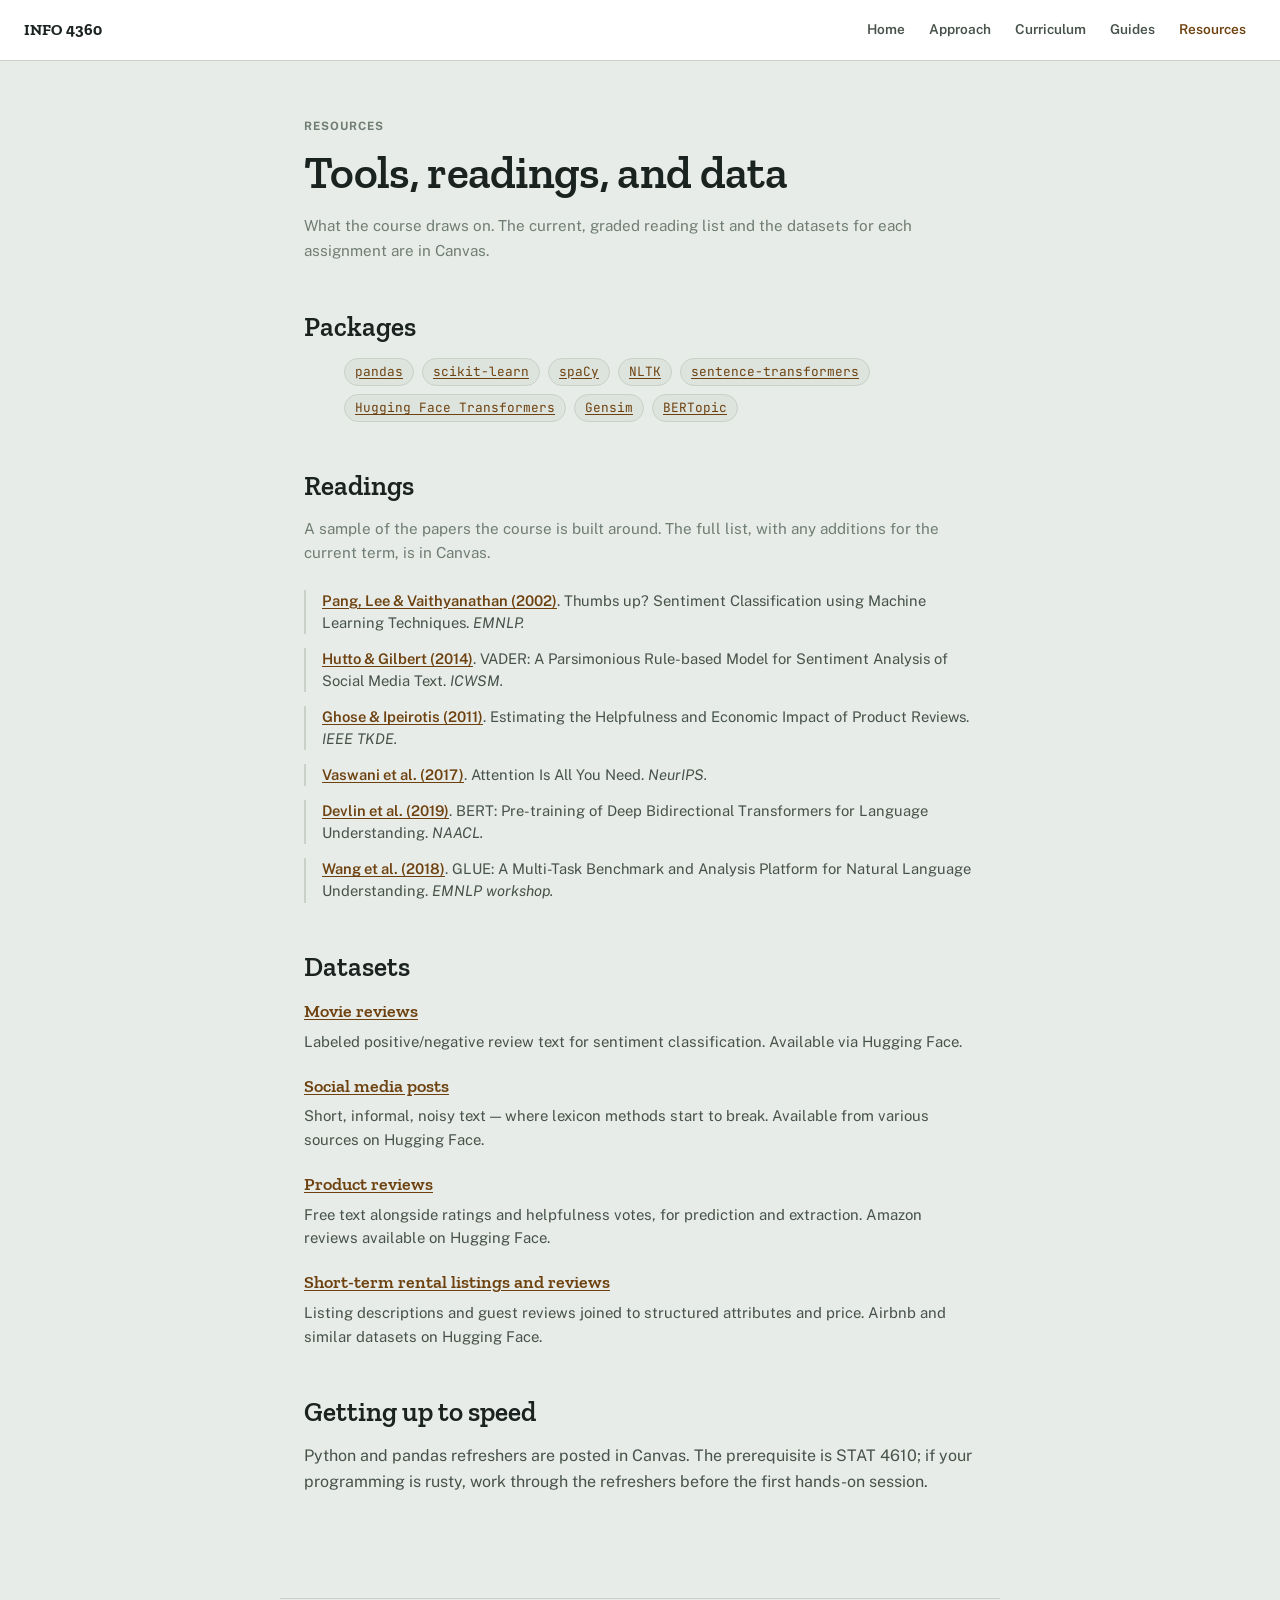
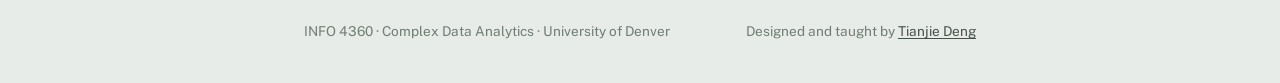
<file: resources.html>
<!DOCTYPE html>
<html lang="en">
<head>
<meta charset="utf-8">
<meta name="viewport" content="width=device-width, initial-scale=1">
<title>Resources &middot; INFO 4360</title>
<link rel="icon" href="data:image/svg+xml,%3Csvg xmlns='http://www.w3.org/2000/svg' viewBox='0 0 32 32'%3E%3Crect width='32' height='32' rx='7' fill='%23a8681f'/%3E%3Ctext x='16' y='23' font-family='Georgia,serif' font-size='20' fill='white' text-anchor='middle'%3Ea%3C/text%3E%3C/svg%3E">
<link rel="stylesheet" href="https://fonts.googleapis.com/css2?family=Zilla+Slab:wght@400;500;600;700&family=Public+Sans:wght@400;500;600;700;800&family=JetBrains+Mono:wght@400;500;600&display=swap">
<link rel="stylesheet" href="style.css">
</head>
<body>

<header class="site-header">
  <a class="brand" href="index.html">INFO 4360</a>
  <nav class="site-nav">
    <a href="index.html">Home</a>
    <a href="approach.html">Approach</a>
    <a href="curriculum.html">Curriculum</a>
    <a href="guides.html">Guides</a>
    <a href="resources.html" aria-current="page">Resources</a>
  </nav>
</header>

<main>
  <p class="eyebrow">Resources</p>
  <h1>Tools, readings, and data</h1>
  <p class="section-lede">What the course draws on. The current, graded reading list and the datasets for each assignment are in Canvas.</p>

  <h2>Packages</h2>
  <ul class="tags">
    <li><a href="https://pandas.pydata.org/" target="_blank">pandas</a></li>
    <li><a href="https://scikit-learn.org/" target="_blank">scikit-learn</a></li>
    <li><a href="https://spacy.io/" target="_blank">spaCy</a></li>
    <li><a href="https://www.nltk.org/" target="_blank">NLTK</a></li>
    <li><a href="https://www.sbert.net/" target="_blank">sentence-transformers</a></li>
    <li><a href="https://huggingface.co/docs/transformers/" target="_blank">Hugging Face Transformers</a></li>
    <li><a href="https://radimrehurek.com/gensim/" target="_blank">Gensim</a></li>
    <li><a href="https://maartengr.github.io/BERTopic/" target="_blank">BERTopic</a></li>
  </ul>

  <h2>Readings</h2>
  <p class="section-lede">A sample of the papers the course is built around. The full list, with any additions for the current term, is in Canvas.</p>
  <ul class="readings">
    <li><cite><a href="https://aclanthology.org/P02-1053/" target="_blank">Pang, Lee &amp; Vaithyanathan (2002)</a></cite>. Thumbs up? Sentiment Classification using Machine Learning Techniques. <em>EMNLP.</em></li>
    <li><cite><a href="https://ojs.aaai.org/index.php/ICWSM/article/view/14550" target="_blank">Hutto &amp; Gilbert (2014)</a></cite>. VADER: A Parsimonious Rule-based Model for Sentiment Analysis of Social Media Text. <em>ICWSM.</em></li>
    <li><cite><a href="https://ieeexplore.ieee.org/document/5741851" target="_blank">Ghose &amp; Ipeirotis (2011)</a></cite>. Estimating the Helpfulness and Economic Impact of Product Reviews. <em>IEEE TKDE.</em></li>
    <li><cite><a href="https://arxiv.org/abs/1706.03762" target="_blank">Vaswani et al. (2017)</a></cite>. Attention Is All You Need. <em>NeurIPS.</em></li>
    <li><cite><a href="https://arxiv.org/abs/1810.04805" target="_blank">Devlin et al. (2019)</a></cite>. BERT: Pre-training of Deep Bidirectional Transformers for Language Understanding. <em>NAACL.</em></li>
    <li><cite><a href="https://aclanthology.org/W18-5001/" target="_blank">Wang et al. (2018)</a></cite>. GLUE: A Multi-Task Benchmark and Analysis Platform for Natural Language Understanding. <em>EMNLP workshop.</em></li>
  </ul>

  <h2>Datasets</h2>
  <ul class="stack">
    <li>
      <h3><a href="https://huggingface.co/datasets/imdb" target="_blank">Movie reviews</a></h3>
      <p>Labeled positive/negative review text for sentiment classification. Available via Hugging Face.</p>
    </li>
    <li>
      <h3><a href="https://huggingface.co/datasets?task_ids=task_ids:sentiment-classification" target="_blank">Social media posts</a></h3>
      <p>Short, informal, noisy text &mdash; where lexicon methods start to break. Available from various sources on Hugging Face.</p>
    </li>
    <li>
      <h3><a href="https://huggingface.co/datasets/amazon_reviews_multi" target="_blank">Product reviews</a></h3>
      <p>Free text alongside ratings and helpfulness votes, for prediction and extraction. Amazon reviews available on Hugging Face.</p>
    </li>
    <li>
      <h3><a href="https://huggingface.co/datasets?search=airbnb" target="_blank">Short-term rental listings and reviews</a></h3>
      <p>Listing descriptions and guest reviews joined to structured attributes and price. Airbnb and similar datasets on Hugging Face.</p>
    </li>
  </ul>

  <h2>Getting up to speed</h2>
  <p>Python and pandas refreshers are posted in Canvas. The prerequisite is STAT 4610; if your programming is rusty, work through the refreshers before the first hands-on session.</p>
</main>

<footer class="byline">
  <span>INFO 4360 &middot; Complex Data Analytics &middot; University of Denver</span>
  <span>Designed and taught by <a href="https://daniels.du.edu/directory/tianjie-deng/">Tianjie Deng</a></span>
</footer>

</body>
</html>
</file>
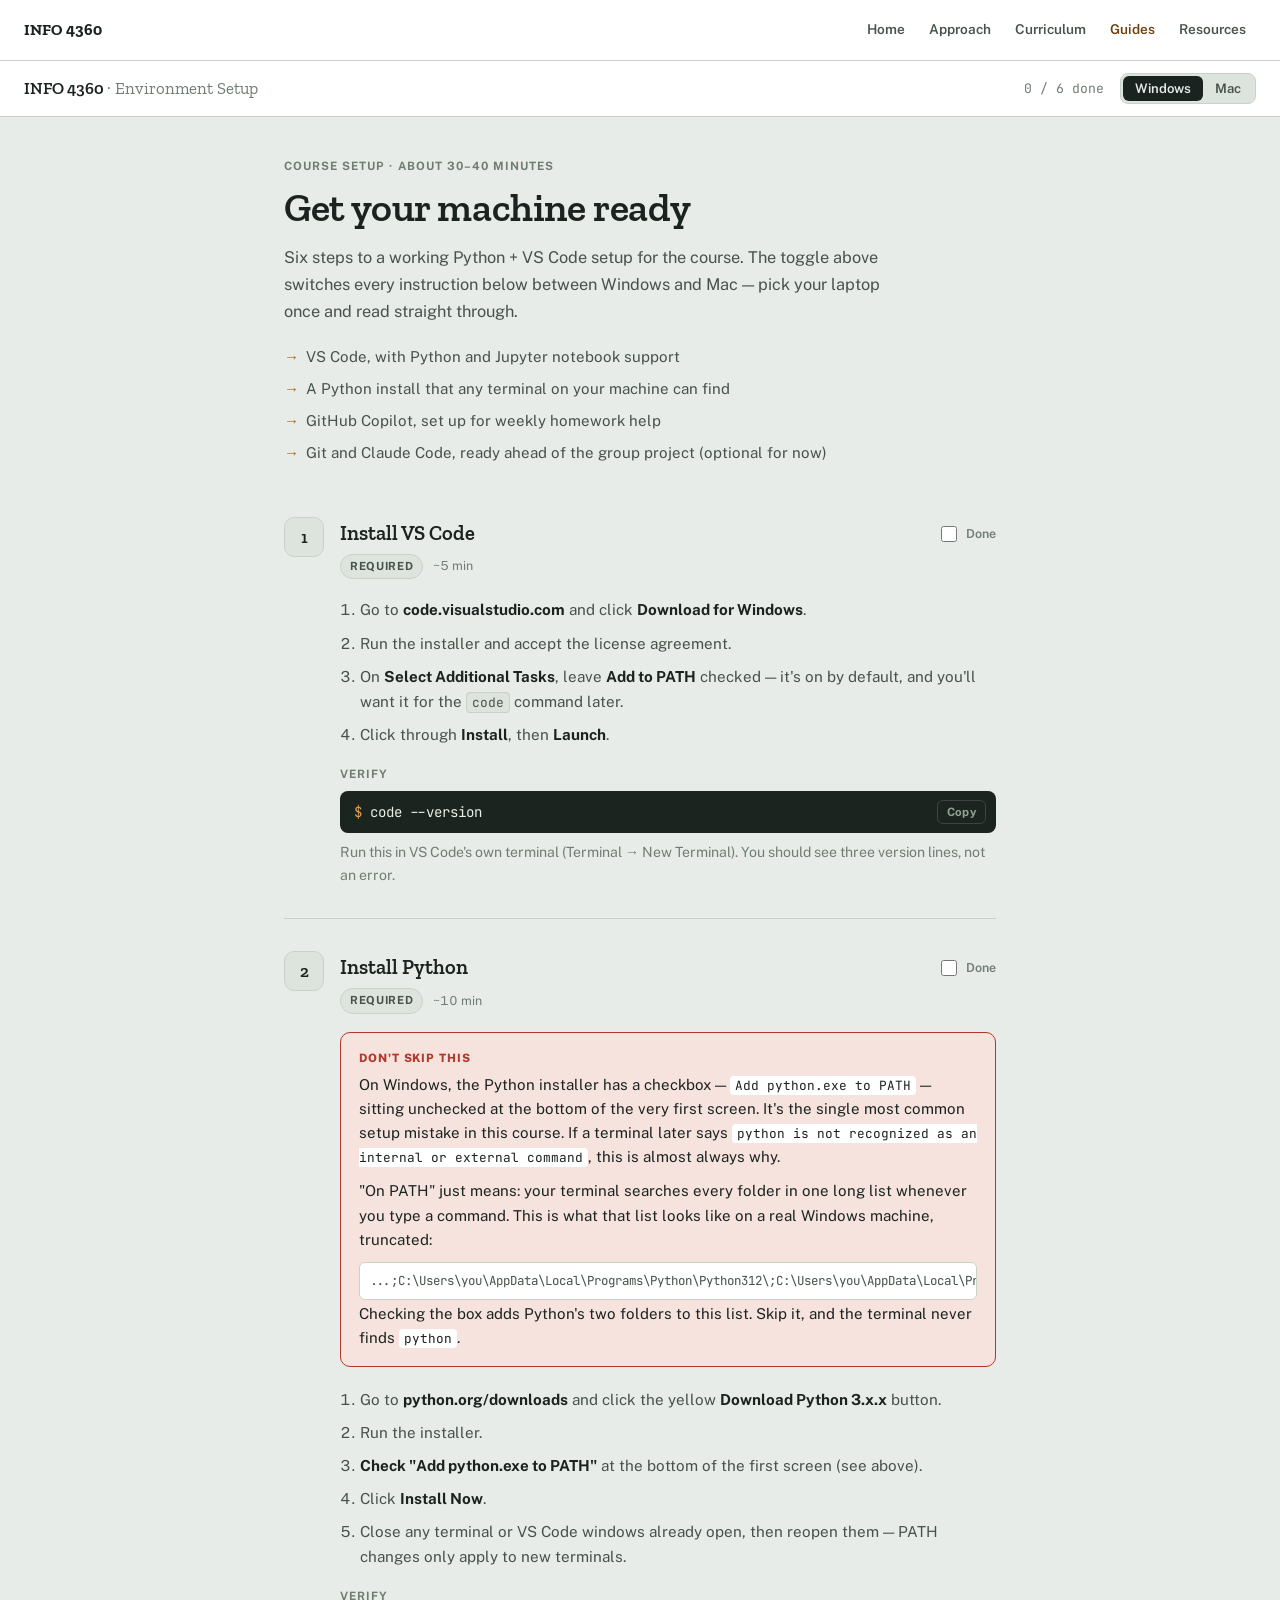
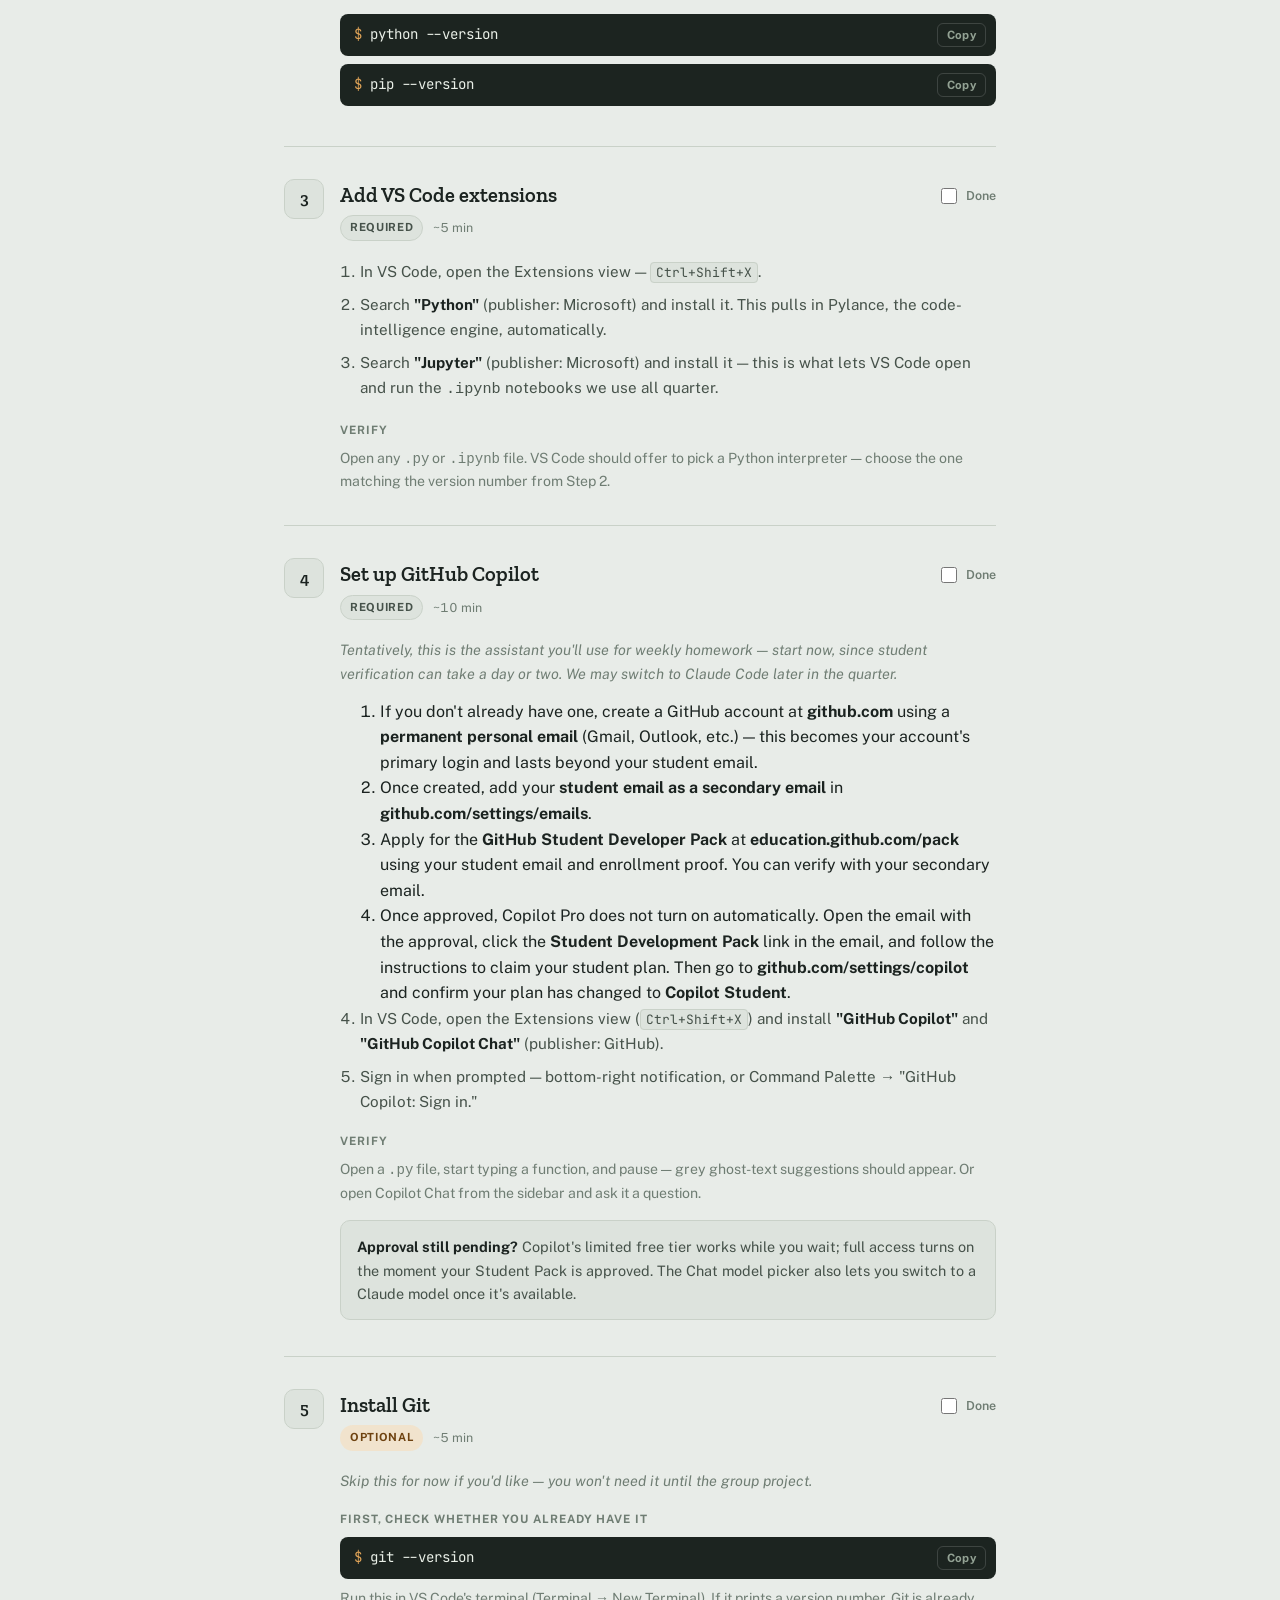
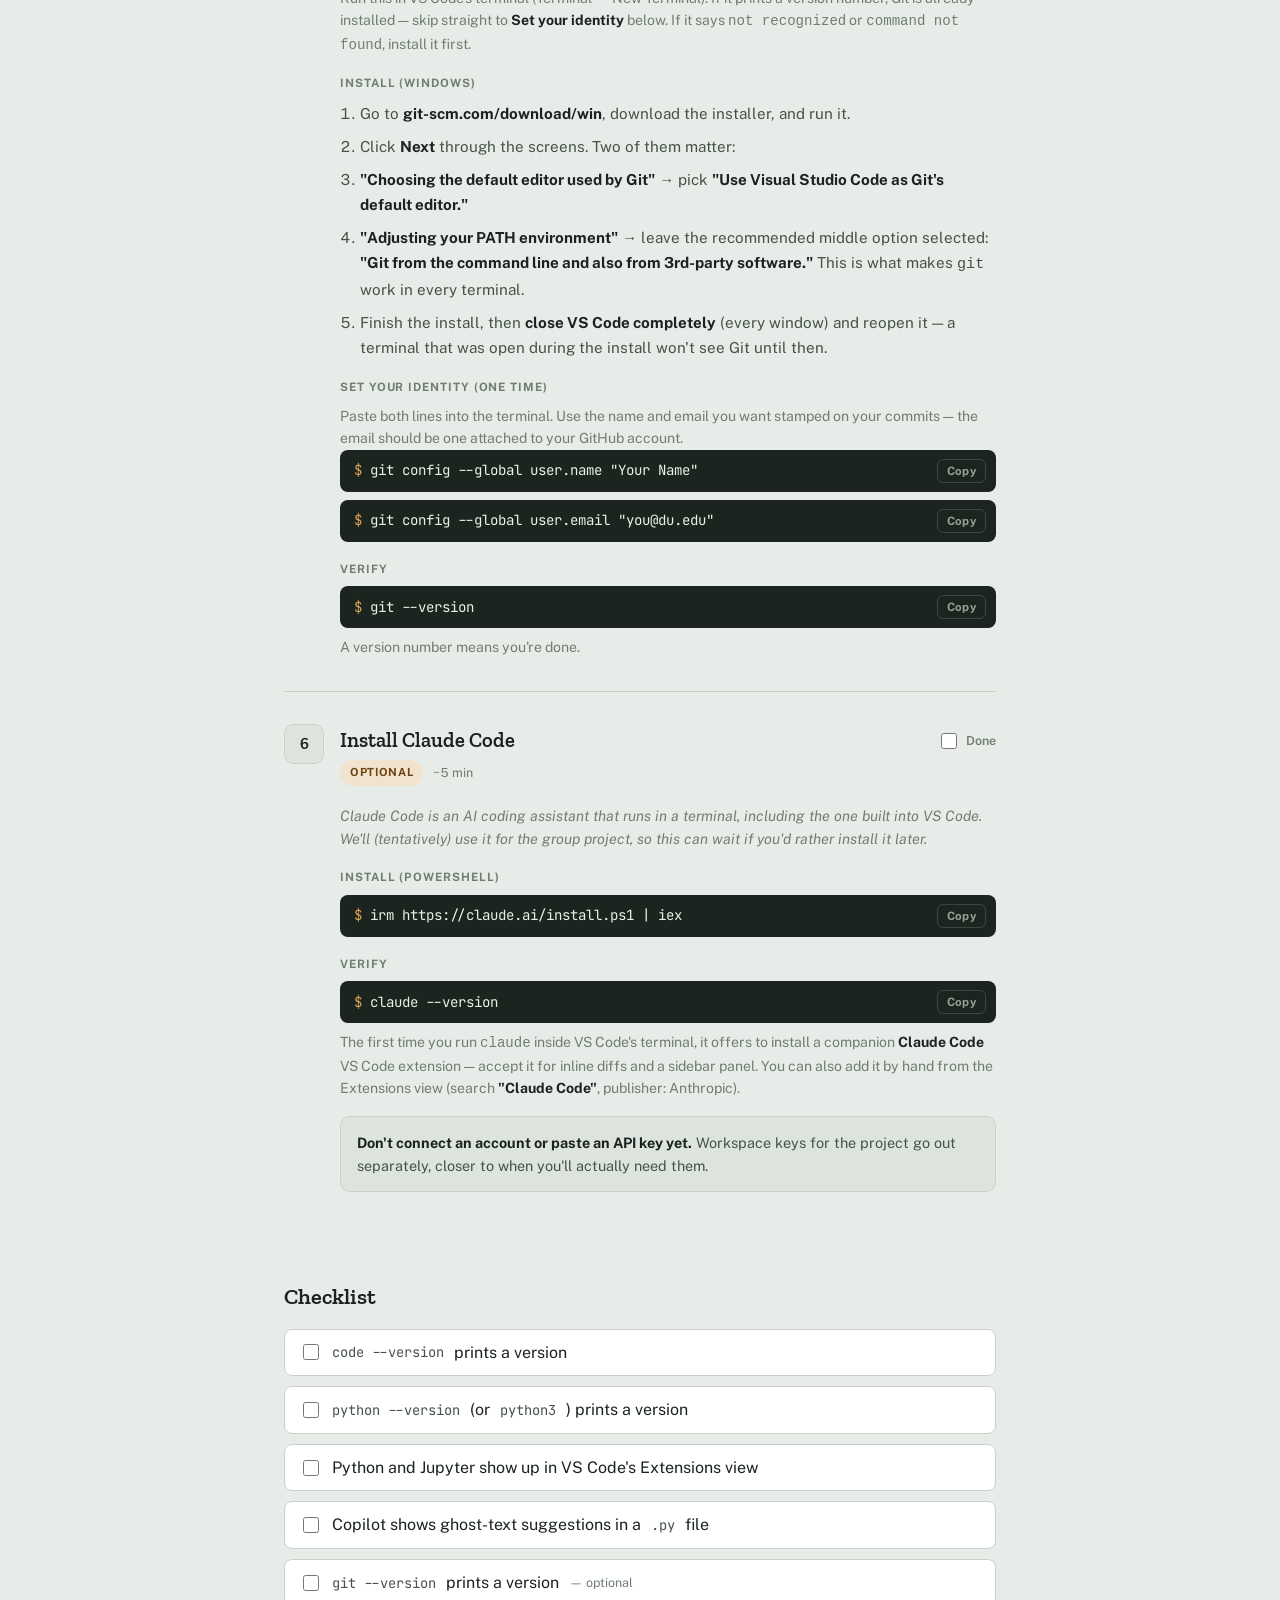
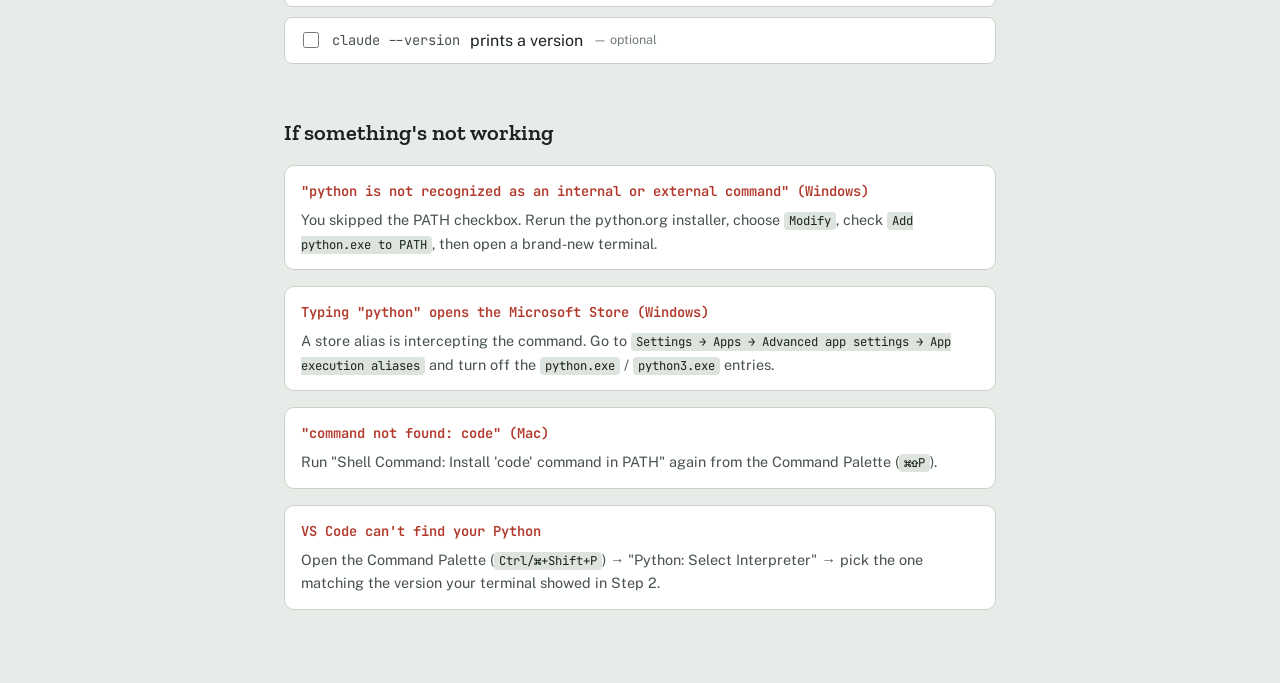
<file: setup.html>
<!DOCTYPE html>
<html lang="en">
<head>
<meta charset="utf-8">
<meta name="viewport" content="width=device-width, initial-scale=1">
<title>Setup &middot; INFO 4360</title>
<link rel="icon" href="data:image/svg+xml,%3Csvg xmlns='http://www.w3.org/2000/svg' viewBox='0 0 32 32'%3E%3Crect width='32' height='32' rx='7' fill='%23a8681f'/%3E%3Ctext x='16' y='23' font-family='Georgia,serif' font-size='20' fill='white' text-anchor='middle'%3Ea%3C/text%3E%3C/svg%3E">
<link rel="stylesheet" href="https://fonts.googleapis.com/css2?family=Zilla+Slab:wght@400;500;600;700&family=Public+Sans:wght@400;500;600;700;800&family=JetBrains+Mono:wght@400;500;600&display=swap">
<link rel="stylesheet" href="style.css">
<style>
  :root {
    --bg: #e8ece8;
    --surface: #ffffff;
    --surface-alt: #dde3dd;
    --line: #c9d1c8;
    --ink: #1b2320;
    --ink-soft: #46524a;
    --ink-faint: #6f7d73;
    --accent: #a8681f;
    --accent-ink: #6e4210;
    --accent-soft: #f1e3cd;
    --critical: #b1382a;
    --critical-soft: #f7e3de;
    --ok: #3c7a5c;
    --ok-soft: #dcede3;
    --code-bg: #1c2420;
    --code-fg: #e9efe7;
    --code-muted: #93a294;
    --code-accent: #e0a458;
    --focus: #a8681f;

    --font-display: 'Zilla Slab', Georgia, 'Times New Roman', serif;
    --font-body: 'Public Sans', -apple-system, 'Segoe UI', Helvetica, Arial, sans-serif;
    --font-mono: 'JetBrains Mono', ui-monospace, SFMono-Regular, Menlo, Consolas, monospace;
  }

  @media (prefers-color-scheme: dark) {
    :root:not([data-theme="light"]) {
      --bg: #141815;
      --surface: #1b211c;
      --surface-alt: #232a24;
      --line: #313b32;
      --ink: #e8ece5;
      --ink-soft: #b7c1b7;
      --ink-faint: #7f8c81;
      --accent: #d99a4a;
      --accent-ink: #f0b874;
      --accent-soft: #3a2c17;
      --critical: #e2685a;
      --critical-soft: #3a201b;
      --ok: #5fae8a;
      --ok-soft: #17332a;
      --code-bg: #0e120e;
      --code-fg: #e9efe7;
      --code-muted: #7f8c81;
      --code-accent: #e0a458;
      --focus: #d99a4a;
    }
  }

  :root[data-theme="dark"] {
    --bg: #141815;
    --surface: #1b211c;
    --surface-alt: #232a24;
    --line: #313b32;
    --ink: #e8ece5;
    --ink-soft: #b7c1b7;
    --ink-faint: #7f8c81;
    --accent: #d99a4a;
    --accent-ink: #f0b874;
    --accent-soft: #3a2c17;
    --critical: #e2685a;
    --critical-soft: #3a201b;
    --ok: #5fae8a;
    --ok-soft: #17332a;
    --code-bg: #0e120e;
    --code-fg: #e9efe7;
    --code-muted: #7f8c81;
    --code-accent: #e0a458;
    --focus: #d99a4a;
  }

  * { box-sizing: border-box; }
  body { background: var(--bg); color: var(--ink); font-family: var(--font-body); }

  @media (prefers-reduced-motion: reduce) {
    * { transition: none !important; animation: none !important; }
  }

  a { color: var(--accent-ink); }

  .topbar {
    position: sticky; top: 0; z-index: 10;
    display: flex; align-items: center; justify-content: space-between;
    gap: 16px; flex-wrap: wrap;
    padding: 12px 24px;
    background: var(--surface);
    border-bottom: 1px solid var(--line);
  }
  .brand {
    font-family: var(--font-display); font-weight: 600; font-size: 1.05rem;
    color: var(--ink); white-space: nowrap;
  }
  .brand span { color: var(--ink-faint); font-weight: 400; }
  .controls { display: flex; align-items: center; gap: 16px; }
  .progress {
    font-family: var(--font-mono); font-variant-numeric: tabular-nums;
    font-size: 0.82rem; color: var(--ink-faint);
  }
  .ostoggle {
    display: flex; border: 1px solid var(--line); border-radius: 8px; padding: 2px;
    background: var(--surface-alt);
  }
  .os-btn {
    font-family: var(--font-body); font-weight: 600; font-size: 0.82rem;
    padding: 5px 12px; border: none; border-radius: 6px; cursor: pointer;
    background: transparent; color: var(--ink-soft);
    transition: background-color 150ms, color 150ms;
  }
  .os-btn[aria-pressed="true"] { background: var(--ink); color: var(--bg); }
  .os-btn:focus-visible { outline: 2px solid var(--focus); outline-offset: 2px; }

  main {
    max-width: 760px; margin: 0 auto; padding: 40px 24px 80px;
  }

  .eyebrow {
    font-family: var(--font-body); font-weight: 700; font-size: 0.72rem;
    letter-spacing: 0.09em; text-transform: uppercase; color: var(--ink-faint);
    margin: 0 0 10px;
  }
  h1 {
    font-family: var(--font-display); font-weight: 600;
    font-size: clamp(1.9rem, 1.5rem + 1.6vw, 2.5rem);
    letter-spacing: -0.01em; text-wrap: balance; margin: 0 0 14px; color: var(--ink);
  }
  .lede {
    font-size: 1.02rem; line-height: 1.65; color: var(--ink-soft);
    max-width: 62ch; margin: 0 0 20px;
  }
  .outcomes {
    margin: 0 0 8px; padding: 0; list-style: none;
    display: flex; flex-direction: column; gap: 8px;
  }
  .outcomes li {
    font-size: 0.94rem; color: var(--ink-soft); padding-left: 22px; position: relative;
  }
  .outcomes li::before {
    content: "\2192"; position: absolute; left: 0; color: var(--accent); font-weight: 600;
  }

  .steps { list-style: none; margin: 44px 0 0; padding: 0; }
  .step { border-top: 1px solid var(--line); padding: 32px 0; }
  .step:first-child { border-top: none; padding-top: 8px; }

  .step-head { display: flex; align-items: flex-start; gap: 16px; margin-bottom: 18px; }
  .badge {
    flex: none; width: 40px; height: 40px; border-radius: 10px;
    background: var(--surface-alt); border: 1px solid var(--line);
    display: flex; align-items: center; justify-content: center;
    font-family: var(--font-display); font-weight: 600; font-size: 1.05rem; color: var(--ink);
  }
  .step-title { flex: 1 1 auto; min-width: 0; }
  .step-title h2 {
    font-family: var(--font-display); font-weight: 600; font-size: 1.28rem;
    margin: 4px 0 8px; color: var(--ink);
  }
  .meta { display: flex; align-items: center; gap: 10px; flex-wrap: wrap; }
  .tag {
    font-size: 0.7rem; font-weight: 700; letter-spacing: 0.06em; text-transform: uppercase;
    padding: 3px 9px; border-radius: 999px; border: 1px solid transparent;
  }
  .tag.req { background: var(--surface-alt); color: var(--ink-soft); border-color: var(--line); }
  .tag.opt { background: var(--accent-soft); color: var(--accent-ink); }
  .time { font-size: 0.78rem; color: var(--ink-faint); font-variant-numeric: tabular-nums; }

  .done { flex: none; display: flex; align-items: center; gap: 6px; cursor: pointer; padding-top: 6px; }
  .done span { font-size: 0.78rem; color: var(--ink-faint); font-weight: 600; }
  input[type="checkbox"] { width: 16px; height: 16px; accent-color: var(--accent); cursor: pointer; }
  input[type="checkbox"]:focus-visible { outline: 2px solid var(--focus); outline-offset: 2px; }

  .step-body { padding-left: 56px; }
  .step-body > p.skip-note {
    font-size: 0.9rem; color: var(--ink-faint); font-style: italic; margin: 0 0 14px;
  }

  .os-block { display: none; }
  :root[data-os-select="win"] .os-block[data-os="win"] { display: block; }
  :root[data-os-select="mac"] .os-block[data-os="mac"] { display: block; }

  .os-block ol { margin: 0 0 16px; padding-left: 20px; }
  .os-block li { font-size: 0.95rem; line-height: 1.65; color: var(--ink-soft); margin-bottom: 8px; }
  .os-block li strong { color: var(--ink); font-weight: 700; }
  .os-block li kbd {
    font-family: var(--font-mono); font-size: 0.85em; background: var(--surface-alt);
    border: 1px solid var(--line); border-radius: 4px; padding: 1px 5px;
  }

  .callout {
    border: 1px solid var(--critical); background: var(--critical-soft);
    border-radius: 10px; padding: 16px 18px; margin: 4px 0 20px;
  }
  .callout .callout-label {
    font-weight: 800; font-size: 0.72rem; letter-spacing: 0.08em; text-transform: uppercase;
    color: var(--critical); margin-bottom: 6px; display: block;
  }
  .callout p { font-size: 0.94rem; line-height: 1.6; color: var(--ink); margin: 0 0 10px; }
  .callout p:last-child { margin-bottom: 0; }
  .callout code { font-family: var(--font-mono); font-size: 0.85em; background: var(--surface); padding: 1px 5px; border-radius: 4px; }
  .path-example {
    font-family: var(--font-mono); font-size: 0.78rem; color: var(--ink-soft);
    background: var(--surface); border: 1px solid var(--line); border-radius: 6px;
    padding: 8px 10px; overflow-x: auto; white-space: nowrap; margin: 8px 0 2px;
  }
  .path-caption { font-size: 0.8rem; color: var(--ink-faint); margin: 6px 0 0; }

  .note {
    border: 1px solid var(--line); background: var(--surface-alt);
    border-radius: 10px; padding: 14px 16px; margin: 16px 0 4px;
    font-size: 0.9rem; color: var(--ink-soft); line-height: 1.6;
  }
  .note strong { color: var(--ink); }

  .verify-label {
    font-size: 0.72rem; font-weight: 700; letter-spacing: 0.08em; text-transform: uppercase;
    color: var(--ink-faint); margin: 18px 0 8px;
  }
  .cmd {
    display: flex; align-items: center; justify-content: space-between; gap: 12px;
    background: var(--code-bg); border-radius: 8px; padding: 9px 10px 9px 14px; margin-bottom: 8px;
    overflow-x: auto;
  }
  .cmd code {
    font-family: var(--font-mono); font-size: 0.88rem; color: var(--code-fg); white-space: nowrap;
  }
  .cmd code::before { content: "$ "; color: var(--code-accent); }
  .copy-btn {
    flex: none; font-family: var(--font-body); font-size: 0.72rem; font-weight: 700;
    letter-spacing: 0.03em; color: var(--code-muted); background: transparent;
    border: 1px solid rgba(255,255,255,.15); border-radius: 6px; padding: 4px 9px; cursor: pointer;
    transition: color 150ms, border-color 150ms;
  }
  .copy-btn:hover { color: var(--code-fg); border-color: var(--code-muted); }
  .copy-btn:focus-visible { outline: 2px solid var(--focus); outline-offset: 2px; }
  .verify-help { font-size: 0.88rem; color: var(--ink-faint); line-height: 1.6; margin: 8px 0 0; }

  .checklist, .troubleshoot { margin-top: 56px; }
  .checklist h2, .troubleshoot h2 {
    font-family: var(--font-display); font-weight: 600; font-size: 1.4rem; margin: 0 0 18px;
  }
  .check-list { list-style: none; margin: 0; padding: 0; display: flex; flex-direction: column; gap: 10px; }
  .check-list li {
    display: flex; align-items: center; gap: 10px; padding: 10px 14px;
    background: var(--surface); border: 1px solid var(--line); border-radius: 8px;
  }
  .check-list code { font-family: var(--font-mono); font-size: 0.86rem; color: var(--ink-soft); }
  .check-list span.note-inline { font-size: 0.78rem; color: var(--ink-faint); }

  .tshoot-list { display: flex; flex-direction: column; gap: 16px; margin: 0; padding: 0; }
  .tshoot-item {
    border: 1px solid var(--line); border-radius: 10px; padding: 14px 16px; background: var(--surface);
  }
  .tshoot-item dt {
    font-family: var(--font-mono); font-size: 0.86rem; color: var(--critical);
    font-weight: 600; margin-bottom: 6px;
  }
  .tshoot-item dd {
    margin: 0; font-size: 0.9rem; color: var(--ink-soft); line-height: 1.6;
  }
  .tshoot-item dd code { font-family: var(--font-mono); font-size: 0.85em; background: var(--surface-alt); padding: 1px 5px; border-radius: 4px; color: var(--ink); }

  .site-header { position: static; }

  @media (max-width: 620px) {
    .step-body { padding-left: 0; }
    .step-head { flex-wrap: wrap; }
  }
</style>
</head>
<body>

<header class="site-header">
  <a class="brand" href="index.html">INFO 4360</a>
  <nav class="site-nav">
    <a href="index.html">Home</a>
    <a href="approach.html">Approach</a>
    <a href="curriculum.html">Curriculum</a>
    <a href="guides.html" aria-current="page">Guides</a>
    <a href="resources.html">Resources</a>
  </nav>
</header>

<header class="topbar">
  <div class="brand">INFO 4360 <span>&middot; Environment Setup</span></div>
  <div class="controls">
    <div class="progress" id="progress">0 / 6 done</div>
    <div class="ostoggle" role="group" aria-label="Choose your operating system">
      <button type="button" class="os-btn" data-os-set="win" aria-pressed="false">Windows</button>
      <button type="button" class="os-btn" data-os-set="mac" aria-pressed="false">Mac</button>
    </div>
  </div>
</header>

<main>
  <section class="intro">
    <p class="eyebrow">Course setup &middot; about 30&ndash;40 minutes</p>
    <h1>Get your machine ready</h1>
    <p class="lede">Six steps to a working Python + VS Code setup for the course. The toggle above switches every instruction below between Windows and Mac &mdash; pick your laptop once and read straight through.</p>
    <ul class="outcomes">
      <li>VS Code, with Python and Jupyter notebook support</li>
      <li>A Python install that any terminal on your machine can find</li>
      <li>GitHub Copilot, set up for weekly homework help</li>
      <li>Git and Claude Code, ready ahead of the group project (optional for now)</li>
    </ul>
  </section>

  <ol class="steps">

    <li class="step" id="step-1">
      <div class="step-head">
        <span class="badge">1</span>
        <div class="step-title">
          <h2>Install VS Code</h2>
          <div class="meta"><span class="tag req">Required</span><span class="time">~5 min</span></div>
        </div>
        <label class="done"><input type="checkbox" data-step-check="vscode"><span>Done</span></label>
      </div>
      <div class="step-body">
        <div class="os-block" data-os="win">
          <ol>
            <li>Go to <strong>code.visualstudio.com</strong> and click <strong>Download for Windows</strong>.</li>
            <li>Run the installer and accept the license agreement.</li>
            <li>On <strong>Select Additional Tasks</strong>, leave <strong>Add to PATH</strong> checked &mdash; it's on by default, and you'll want it for the <kbd>code</kbd> command later.</li>
            <li>Click through <strong>Install</strong>, then <strong>Launch</strong>.</li>
          </ol>
        </div>
        <div class="os-block" data-os="mac">
          <ol>
            <li>Go to <strong>code.visualstudio.com</strong> and click <strong>Download for Mac</strong>.</li>
            <li>Unzip the download, then drag <strong>Visual Studio Code.app</strong> into <strong>Applications</strong>.</li>
            <li>Open it from Applications. The first time, right-click &rarr; Open &mdash; it's from outside the App Store.</li>
            <li>Open the Command Palette (<kbd>&#8984;&#8679;P</kbd>), run <strong>"Shell Command: Install 'code' command in PATH."</strong></li>
          </ol>
        </div>
        <p class="verify-label">Verify</p>
        <div class="cmd"><code data-cmd="code --version">code --version</code><button type="button" class="copy-btn" data-copy="code --version">Copy</button></div>
        <p class="verify-help">Run this in VS Code's own terminal (Terminal &rarr; New Terminal). You should see three version lines, not an error.</p>
      </div>
    </li>

    <li class="step" id="step-2">
      <div class="step-head">
        <span class="badge">2</span>
        <div class="step-title">
          <h2>Install Python</h2>
          <div class="meta"><span class="tag req">Required</span><span class="time">~10 min</span></div>
        </div>
        <label class="done"><input type="checkbox" data-step-check="python"><span>Done</span></label>
      </div>
      <div class="step-body">
        <div class="callout">
          <span class="callout-label">Don't skip this</span>
          <p>On Windows, the Python installer has a checkbox &mdash; <code>Add python.exe to PATH</code> &mdash; sitting unchecked at the bottom of the very first screen. It's the single most common setup mistake in this course. If a terminal later says <code>python is not recognized as an internal or external command</code>, this is almost always why.</p>
          <p>"On PATH" just means: your terminal searches every folder in one long list whenever you type a command. This is what that list looks like on a real Windows machine, truncated:</p>
          <div class="path-example">...;C:\Users\you\AppData\Local\Programs\Python\Python312\;C:\Users\you\AppData\Local\Programs\Python\Python312\Scripts\;...</div>
          <p class="path-caption">Checking the box adds Python's two folders to this list. Skip it, and the terminal never finds <code>python</code>.</p>
        </div>
        <div class="os-block" data-os="win">
          <ol>
            <li>Go to <strong>python.org/downloads</strong> and click the yellow <strong>Download Python 3.x.x</strong> button.</li>
            <li>Run the installer.</li>
            <li><strong>Check "Add python.exe to PATH"</strong> at the bottom of the first screen (see above).</li>
            <li>Click <strong>Install Now</strong>.</li>
            <li>Close any terminal or VS Code windows already open, then reopen them &mdash; PATH changes only apply to new terminals.</li>
          </ol>
        </div>
        <div class="os-block" data-os="mac">
          <ol>
            <li>macOS doesn't ship a current <strong>python3</strong> by default. Go to <strong>python.org/downloads</strong> and download the macOS installer.</li>
            <li>Run it and click through the defaults.</li>
            <li>Open a brand-new Terminal window &mdash; not one left open from before.</li>
          </ol>
        </div>
        <p class="verify-label">Verify</p>
        <div class="os-block" data-os="win">
          <div class="cmd"><code data-cmd="python --version">python --version</code><button type="button" class="copy-btn" data-copy="python --version">Copy</button></div>
          <div class="cmd"><code data-cmd="pip --version">pip --version</code><button type="button" class="copy-btn" data-copy="pip --version">Copy</button></div>
        </div>
        <div class="os-block" data-os="mac">
          <div class="cmd"><code data-cmd="python3 --version">python3 --version</code><button type="button" class="copy-btn" data-copy="python3 --version">Copy</button></div>
          <div class="cmd"><code data-cmd="pip3 --version">pip3 --version</code><button type="button" class="copy-btn" data-copy="pip3 --version">Copy</button></div>
          <p class="verify-help">On Mac the commands are <code>python3</code> and <code>pip3</code>, not <code>python</code> and <code>pip</code> &mdash; worth remembering when a tutorial online was written for Windows.</p>
        </div>
      </div>
    </li>

    <li class="step" id="step-3">
      <div class="step-head">
        <span class="badge">3</span>
        <div class="step-title">
          <h2>Add VS Code extensions</h2>
          <div class="meta"><span class="tag req">Required</span><span class="time">~5 min</span></div>
        </div>
        <label class="done"><input type="checkbox" data-step-check="extensions"><span>Done</span></label>
      </div>
      <div class="step-body">
        <div class="os-block" data-os="win">
          <ol>
            <li>In VS Code, open the Extensions view &mdash; <kbd>Ctrl+Shift+X</kbd>.</li>
            <li>Search <strong>"Python"</strong> (publisher: Microsoft) and install it. This pulls in Pylance, the code-intelligence engine, automatically.</li>
            <li>Search <strong>"Jupyter"</strong> (publisher: Microsoft) and install it &mdash; this is what lets VS Code open and run the <code>.ipynb</code> notebooks we use all quarter.</li>
          </ol>
        </div>
        <div class="os-block" data-os="mac">
          <ol>
            <li>In VS Code, open the Extensions view &mdash; <kbd>&#8984;&#8679;X</kbd>.</li>
            <li>Search <strong>"Python"</strong> (publisher: Microsoft) and install it. This pulls in Pylance, the code-intelligence engine, automatically.</li>
            <li>Search <strong>"Jupyter"</strong> (publisher: Microsoft) and install it &mdash; this is what lets VS Code open and run the <code>.ipynb</code> notebooks we use all quarter.</li>
          </ol>
        </div>
        <p class="verify-label">Verify</p>
        <p class="verify-help">Open any <code>.py</code> or <code>.ipynb</code> file. VS Code should offer to pick a Python interpreter &mdash; choose the one matching the version number from Step 2.</p>
      </div>
    </li>

    <li class="step" id="step-4">
      <div class="step-head">
        <span class="badge">4</span>
        <div class="step-title">
          <h2>Set up GitHub Copilot</h2>
          <div class="meta"><span class="tag req">Required</span><span class="time">~10 min</span></div>
        </div>
        <label class="done"><input type="checkbox" data-step-check="copilot"><span>Done</span></label>
      </div>
      <div class="step-body">
        <p class="skip-note">Tentatively, this is the assistant you'll use for weekly homework &mdash; start now, since student verification can take a day or two. We may switch to Claude Code later in the quarter.</p>
        <ol>
          <li>If you don't already have one, create a GitHub account at <strong>github.com</strong> using a <strong>permanent personal email</strong> (Gmail, Outlook, etc.) &mdash; this becomes your account's primary login and lasts beyond your student email.</li>
          <li>Once created, add your <strong>student email as a secondary email</strong> in <strong>github.com/settings/emails</strong>.</li>
          <li>Apply for the <strong>GitHub Student Developer Pack</strong> at <strong>education.github.com/pack</strong> using your student email and enrollment proof. You can verify with your secondary email.</li>
          <li>Once approved, Copilot Pro does not turn on automatically. Open the email with the approval, click the <strong>Student Development Pack</strong> link in the email, and follow the instructions to claim your student plan. Then go to <strong>github.com/settings/copilot</strong> and confirm your plan has changed to <strong>Copilot Student</strong>.</li>
        </ol>
        <div class="os-block" data-os="win">
          <ol start="4">
            <li>In VS Code, open the Extensions view (<kbd>Ctrl+Shift+X</kbd>) and install <strong>"GitHub Copilot"</strong> and <strong>"GitHub Copilot Chat"</strong> (publisher: GitHub).</li>
            <li>Sign in when prompted &mdash; bottom-right notification, or Command Palette &rarr; "GitHub Copilot: Sign in."</li>
          </ol>
        </div>
        <div class="os-block" data-os="mac">
          <ol start="4">
            <li>In VS Code, open the Extensions view (<kbd>&#8984;&#8679;X</kbd>) and install <strong>"GitHub Copilot"</strong> and <strong>"GitHub Copilot Chat"</strong> (publisher: GitHub).</li>
            <li>Sign in when prompted &mdash; bottom-right notification, or Command Palette &rarr; "GitHub Copilot: Sign in."</li>
          </ol>
        </div>
        <p class="verify-label">Verify</p>
        <p class="verify-help">Open a <code>.py</code> file, start typing a function, and pause &mdash; grey ghost-text suggestions should appear. Or open Copilot Chat from the sidebar and ask it a question.</p>
        <div class="note"><strong>Approval still pending?</strong> Copilot's limited free tier works while you wait; full access turns on the moment your Student Pack is approved. The Chat model picker also lets you switch to a Claude model once it's available.</div>
      </div>
    </li>

    <li class="step" id="step-5">
      <div class="step-head">
        <span class="badge">5</span>
        <div class="step-title">
          <h2>Install Git</h2>
          <div class="meta"><span class="tag opt">Optional</span><span class="time">~5 min</span></div>
        </div>
        <label class="done"><input type="checkbox" data-step-check="git"><span>Done</span></label>
      </div>
      <div class="step-body">
        <p class="skip-note">Skip this for now if you'd like &mdash; you won't need it until the group project.</p>
        <p class="verify-label">First, check whether you already have it</p>
        <div class="cmd"><code data-cmd="git --version">git --version</code><button type="button" class="copy-btn" data-copy="git --version">Copy</button></div>
        <p class="verify-help">Run this in VS Code's terminal (Terminal &rarr; New Terminal). If it prints a version number, Git is already installed &mdash; skip straight to <strong>Set your identity</strong> below. If it says <code>not recognized</code> or <code>command not found</code>, install it first.</p>
        <div class="os-block" data-os="win">
          <p class="verify-label">Install (Windows)</p>
          <ol>
            <li>Go to <strong>git-scm.com/download/win</strong>, download the installer, and run it.</li>
            <li>Click <strong>Next</strong> through the screens. Two of them matter:</li>
            <li><strong>"Choosing the default editor used by Git"</strong> &rarr; pick <strong>"Use Visual Studio Code as Git's default editor."</strong></li>
            <li><strong>"Adjusting your PATH environment"</strong> &rarr; leave the recommended middle option selected: <strong>"Git from the command line and also from 3rd-party software."</strong> This is what makes <code>git</code> work in every terminal.</li>
            <li>Finish the install, then <strong>close VS Code completely</strong> (every window) and reopen it &mdash; a terminal that was open during the install won't see Git until then.</li>
          </ol>
        </div>
        <div class="os-block" data-os="mac">
          <p class="verify-label">Install (Mac)</p>
          <ol>
            <li>If <code>git --version</code> reported it's missing, macOS has already offered to install the <strong>Command Line Tools</strong> &mdash; accept that prompt. (Or run <code>xcode-select --install</code> to trigger it.)</li>
            <li>When it finishes, <strong>close VS Code and reopen it</strong>, then run <code>git --version</code> again.</li>
          </ol>
        </div>
        <p class="verify-label">Set your identity (one time)</p>
        <p class="verify-help">Paste both lines into the terminal. Use the name and email you want stamped on your commits &mdash; the email should be one attached to your GitHub account.</p>
        <div class="cmd"><code data-cmd='git config --global user.name "Your Name"'>git config --global user.name "Your Name"</code><button type="button" class="copy-btn" data-copy='git config --global user.name "Your Name"'>Copy</button></div>
        <div class="cmd"><code data-cmd='git config --global user.email "you@du.edu"'>git config --global user.email "you@du.edu"</code><button type="button" class="copy-btn" data-copy='git config --global user.email "you@du.edu"'>Copy</button></div>
        <p class="verify-label">Verify</p>
        <div class="cmd"><code data-cmd="git --version">git --version</code><button type="button" class="copy-btn" data-copy="git --version">Copy</button></div>
        <p class="verify-help">A version number means you're done.</p>
      </div>
    </li>

    <li class="step" id="step-6">
      <div class="step-head">
        <span class="badge">6</span>
        <div class="step-title">
          <h2>Install Claude Code</h2>
          <div class="meta"><span class="tag opt">Optional</span><span class="time">~5 min</span></div>
        </div>
        <label class="done"><input type="checkbox" data-step-check="claudecode"><span>Done</span></label>
      </div>
      <div class="step-body">
        <p class="skip-note">Claude Code is an AI coding assistant that runs in a terminal, including the one built into VS Code. We'll (tentatively) use it for the group project, so this can wait if you'd rather install it later.</p>
        <div class="os-block" data-os="win">
          <p class="verify-label">Install (PowerShell)</p>
          <div class="cmd"><code data-cmd="irm https://claude.ai/install.ps1 | iex">irm https://claude.ai/install.ps1 | iex</code><button type="button" class="copy-btn" data-copy="irm https://claude.ai/install.ps1 | iex">Copy</button></div>
        </div>
        <div class="os-block" data-os="mac">
          <p class="verify-label">Install (Terminal)</p>
          <div class="cmd"><code data-cmd="curl -fsSL https://claude.ai/install.sh | bash">curl -fsSL https://claude.ai/install.sh | bash</code><button type="button" class="copy-btn" data-copy="curl -fsSL https://claude.ai/install.sh | bash">Copy</button></div>
        </div>
        <p class="verify-label">Verify</p>
        <div class="cmd"><code data-cmd="claude --version">claude --version</code><button type="button" class="copy-btn" data-copy="claude --version">Copy</button></div>
        <p class="verify-help">The first time you run <code>claude</code> inside VS Code's terminal, it offers to install a companion <strong>Claude Code</strong> VS Code extension &mdash; accept it for inline diffs and a sidebar panel. You can also add it by hand from the Extensions view (search <strong>"Claude Code"</strong>, publisher: Anthropic).</p>
        <div class="note"><strong>Don't connect an account or paste an API key yet.</strong> Workspace keys for the project go out separately, closer to when you'll actually need them.</div>
      </div>
    </li>

  </ol>

  <section class="checklist">
    <h2>Checklist</h2>
    <ul class="check-list">
      <li><input type="checkbox" data-step-check="vscode"><code>code --version</code> prints a version</li>
      <li><input type="checkbox" data-step-check="python"><code>python --version</code> (or <code>python3</code>) prints a version</li>
      <li><input type="checkbox" data-step-check="extensions">Python and Jupyter show up in VS Code's Extensions view</li>
      <li><input type="checkbox" data-step-check="copilot">Copilot shows ghost-text suggestions in a <code>.py</code> file</li>
      <li><input type="checkbox" data-step-check="git"><code>git --version</code> prints a version <span class="note-inline">&mdash; optional</span></li>
      <li><input type="checkbox" data-step-check="claudecode"><code>claude --version</code> prints a version <span class="note-inline">&mdash; optional</span></li>
    </ul>
  </section>

  <section class="troubleshoot">
    <h2>If something's not working</h2>
    <dl class="tshoot-list">
      <div class="tshoot-item">
        <dt>"python is not recognized as an internal or external command" (Windows)</dt>
        <dd>You skipped the PATH checkbox. Rerun the python.org installer, choose <code>Modify</code>, check <code>Add python.exe to PATH</code>, then open a brand-new terminal.</dd>
      </div>
      <div class="tshoot-item">
        <dt>Typing "python" opens the Microsoft Store (Windows)</dt>
        <dd>A store alias is intercepting the command. Go to <code>Settings &rarr; Apps &rarr; Advanced app settings &rarr; App execution aliases</code> and turn off the <code>python.exe</code> / <code>python3.exe</code> entries.</dd>
      </div>
      <div class="tshoot-item">
        <dt>"command not found: code" (Mac)</dt>
        <dd>Run "Shell Command: Install 'code' command in PATH" again from the Command Palette (<code>&#8984;&#8679;P</code>).</dd>
      </div>
      <div class="tshoot-item">
        <dt>VS Code can't find your Python</dt>
        <dd>Open the Command Palette (<code>Ctrl/&#8984;+Shift+P</code>) &rarr; "Python: Select Interpreter" &rarr; pick the one matching the version your terminal showed in Step 2.</dd>
      </div>
    </dl>
  </section>
</main>

<script>
(function () {
  function getOSButtons() { return Array.prototype.slice.call(document.querySelectorAll('.os-btn')); }

  function setOS(os) {
    document.documentElement.setAttribute('data-os-select', os);
    getOSButtons().forEach(function (btn) {
      btn.setAttribute('aria-pressed', btn.getAttribute('data-os-set') === os ? 'true' : 'false');
    });
    try { localStorage.setItem('i4360-os', os); } catch (e) {}
  }

  function initOS() {
    var saved = null;
    try { saved = localStorage.getItem('i4360-os'); } catch (e) {}
    if (saved !== 'win' && saved !== 'mac') {
      saved = /Mac|iPhone|iPod|iPad/.test(navigator.platform || navigator.userAgent || '') ? 'mac' : 'win';
    }
    setOS(saved);
    getOSButtons().forEach(function (btn) {
      btn.addEventListener('click', function () { setOS(btn.getAttribute('data-os-set')); });
    });
  }

  function loadProgress() {
    try { return JSON.parse(localStorage.getItem('i4360-progress') || '{}'); } catch (e) { return {}; }
  }
  function saveProgress(p) {
    try { localStorage.setItem('i4360-progress', JSON.stringify(p)); } catch (e) {}
  }

  function updateCounter(progress) {
    var total = 6;
    var done = Object.keys(progress).filter(function (k) { return progress[k]; }).length;
    var el = document.getElementById('progress');
    if (el) el.textContent = done + ' / ' + total + ' done';
  }

  function initChecklist() {
    var progress = loadProgress();
    var boxes = Array.prototype.slice.call(document.querySelectorAll('[data-step-check]'));
    boxes.forEach(function (box) {
      var key = box.getAttribute('data-step-check');
      box.checked = !!progress[key];
      box.addEventListener('change', function () {
        var p = loadProgress();
        p[key] = box.checked;
        saveProgress(p);
        boxes.forEach(function (other) {
          if (other.getAttribute('data-step-check') === key) other.checked = box.checked;
        });
        updateCounter(p);
      });
    });
    updateCounter(progress);
  }

  function initCopyButtons() {
    Array.prototype.slice.call(document.querySelectorAll('.copy-btn')).forEach(function (btn) {
      btn.addEventListener('click', function () {
        var text = btn.getAttribute('data-copy') || '';
        var original = btn.textContent;
        function settle(ok) {
          btn.textContent = ok ? 'Copied' : 'Select & copy';
          setTimeout(function () { btn.textContent = original; }, 1400);
        }
        try {
          navigator.clipboard.writeText(text).then(function () { settle(true); }).catch(function () { settle(false); });
        } catch (e) { settle(false); }
      });
    });
  }

  initOS();
  initChecklist();
  initCopyButtons();
})();
</script>
</body>
</html>
</file>
<file: style.css>
/* INFO 4360 course site — shared styles */

:root {
  --bg: #e8ece8;
  --surface: #ffffff;
  --surface-alt: #dde3dd;
  --line: #c9d1c8;
  --ink: #1b2320;
  --ink-soft: #46524a;
  --ink-faint: #6f7d73;
  --accent: #a8681f;
  --accent-ink: #6e4210;
  --accent-soft: #f1e3cd;
  --focus: #a8681f;

  --font-display: 'Zilla Slab', Georgia, 'Times New Roman', serif;
  --font-body: 'Public Sans', -apple-system, 'Segoe UI', Helvetica, Arial, sans-serif;
  --font-mono: 'JetBrains Mono', ui-monospace, SFMono-Regular, Menlo, Consolas, monospace;
}

@media (prefers-color-scheme: dark) {
  :root:not([data-theme="light"]) {
    --bg: #141815;
    --surface: #1b211c;
    --surface-alt: #232a24;
    --line: #313b32;
    --ink: #e8ece5;
    --ink-soft: #b7c1b7;
    --ink-faint: #7f8c81;
    --accent: #d99a4a;
    --accent-ink: #f0b874;
    --accent-soft: #3a2c17;
    --focus: #d99a4a;
  }
}

:root[data-theme="dark"] {
  --bg: #141815;
  --surface: #1b211c;
  --surface-alt: #232a24;
  --line: #313b32;
  --ink: #e8ece5;
  --ink-soft: #b7c1b7;
  --ink-faint: #7f8c81;
  --accent: #d99a4a;
  --accent-ink: #f0b874;
  --accent-soft: #3a2c17;
  --focus: #d99a4a;
}

* { box-sizing: border-box; }

html { -webkit-text-size-adjust: 100%; }

body {
  margin: 0;
  background: var(--bg);
  color: var(--ink);
  font-family: var(--font-body);
  line-height: 1.6;
  -webkit-font-smoothing: antialiased;
}

@media (prefers-reduced-motion: reduce) {
  * { transition: none !important; animation: none !important; scroll-behavior: auto !important; }
}

html { scroll-behavior: smooth; }

img { max-width: 100%; height: auto; }

a { color: var(--accent-ink); text-underline-offset: 2px; }

:focus-visible { outline: 2px solid var(--focus); outline-offset: 2px; border-radius: 2px; }

/* ---- site header / nav ---- */

.site-header {
  position: sticky;
  top: 0;
  z-index: 10;
  display: flex;
  align-items: center;
  gap: 20px;
  flex-wrap: wrap;
  padding: 14px 24px;
  background: var(--surface);
  border-bottom: 1px solid var(--line);
}

.site-header .brand {
  font-family: var(--font-display);
  font-weight: 700;
  font-size: 1rem;
  letter-spacing: 0.01em;
  color: var(--ink);
  text-decoration: none;
  white-space: nowrap;
}

.site-nav {
  display: flex;
  gap: 4px;
  flex-wrap: wrap;
  margin-left: auto;
}

.site-nav a {
  font-size: 0.85rem;
  font-weight: 600;
  color: var(--ink-soft);
  text-decoration: none;
  padding: 5px 10px;
  border-radius: 6px;
}

.site-nav a:hover { color: var(--ink); background: var(--surface-alt); }

.site-nav a[aria-current="page"] { color: var(--accent-ink); }

/* ---- layout ---- */

main {
  max-width: 720px;
  margin: 0 auto;
  padding: 56px 24px 88px;
}

/* ---- type ---- */

.eyebrow {
  font-size: 0.72rem;
  font-weight: 700;
  letter-spacing: 0.09em;
  text-transform: uppercase;
  color: var(--ink-faint);
  margin: 0 0 12px;
}

h1 {
  font-family: var(--font-display);
  font-weight: 600;
  font-size: clamp(2rem, 1.5rem + 2vw, 2.85rem);
  line-height: 1.12;
  letter-spacing: -0.015em;
  text-wrap: balance;
  margin: 0 0 16px;
  color: var(--ink);
}

h2 {
  font-family: var(--font-display);
  font-weight: 600;
  font-size: clamp(1.4rem, 1.2rem + 0.8vw, 1.7rem);
  line-height: 1.2;
  text-wrap: balance;
  margin: 48px 0 14px;
  color: var(--ink);
}

h3 {
  font-family: var(--font-display);
  font-weight: 600;
  font-size: 1.12rem;
  margin: 0 0 8px;
  color: var(--ink);
}

p { margin: 0 0 16px; color: var(--ink-soft); }

strong { color: var(--ink); font-weight: 700; }

.lede {
  font-size: 1.1rem;
  line-height: 1.62;
  color: var(--ink);
  max-width: 60ch;
}

.subtitle {
  font-size: 1.15rem;
  line-height: 1.5;
  font-weight: 500;
  color: var(--ink-soft);
  max-width: 56ch;
  margin: 0 0 24px;
}

.section-lede {
  font-size: 0.95rem;
  color: var(--ink-faint);
  margin: 0 0 24px;
}

.hero {
  padding-bottom: 24px;
  border-bottom: 1px solid var(--line);
}

/* ---- home: quick-link cards ---- */

.cards {
  display: grid;
  grid-template-columns: repeat(auto-fit, minmax(210px, 1fr));
  gap: 12px;
  margin: 32px 0 20px;
}

.card {
  display: flex;
  flex-direction: column;
  gap: 6px;
  padding: 16px 18px;
  background: var(--surface);
  border: 1px solid var(--line);
  border-radius: 12px;
  text-decoration: none;
  color: inherit;
  transition: transform 150ms, border-color 150ms, box-shadow 150ms;
}

.card:hover {
  border-color: var(--accent);
  transform: translateY(-2px);
  box-shadow: 0 8px 22px -14px rgba(0, 0, 0, 0.3);
}

.card h3 { font-size: 1rem; margin: 0; }
.card p { font-size: 0.86rem; color: var(--ink-faint); margin: 0; line-height: 1.5; flex: 1; }
.card .go { font-size: 0.78rem; font-weight: 700; color: var(--accent-ink); letter-spacing: 0.02em; }

.enrolled-note {
  font-size: 0.92rem;
  color: var(--ink-faint);
  margin: 8px 0 0;
  padding: 12px 16px;
  border-left: 2px solid var(--accent);
  background: var(--surface-alt);
  border-radius: 0 8px 8px 0;
}

/* ---- at a glance ---- */

.glance {
  display: grid;
  grid-template-columns: max-content 1fr;
  gap: 8px 20px;
  margin: 28px 0 0;
  font-size: 0.92rem;
}

.glance dt { color: var(--ink-faint); }
.glance dd { margin: 0; color: var(--ink); }

/* ---- curriculum arc ---- */

ol.arc {
  counter-reset: arc;
  list-style: none;
  margin: 0;
  padding: 0;
  display: flex;
  flex-direction: column;
  gap: 24px;
}

ol.arc li {
  position: relative;
  padding-left: 44px;
}

ol.arc li::before {
  counter-increment: arc;
  content: counter(arc, decimal-leading-zero);
  position: absolute;
  left: 0;
  top: 2px;
  font-family: var(--font-mono);
  font-size: 0.8rem;
  font-weight: 500;
  color: var(--accent);
}

ol.arc li p { margin: 4px 0 0; font-size: 0.93rem; color: var(--ink-soft); }

/* ---- generic content lists ---- */

.stack { list-style: none; margin: 0; padding: 0; display: flex; flex-direction: column; gap: 18px; }
.stack > li { font-size: 0.95rem; color: var(--ink-soft); }
.stack h3 { margin-bottom: 4px; }
.stack h3 + p { margin: 0; font-size: 0.93rem; }

.readings { list-style: none; margin: 0; padding: 0; display: flex; flex-direction: column; gap: 14px; }
.readings li {
  font-size: 0.92rem;
  color: var(--ink-soft);
  line-height: 1.5;
  padding-left: 16px;
  border-left: 2px solid var(--line);
}
.readings cite { font-style: normal; font-weight: 600; color: var(--ink); }

.tags { display: flex; flex-wrap: wrap; gap: 8px; margin: 8px 0 0; }
.tags li {
  list-style: none;
  font-size: 0.8rem;
  font-family: var(--font-mono);
  color: var(--ink-soft);
  background: var(--surface-alt);
  border: 1px solid var(--line);
  border-radius: 999px;
  padding: 3px 10px;
}

.phase {
  border: 1px solid var(--line);
  border-radius: 12px;
  padding: 18px 20px;
  background: var(--surface);
  margin-bottom: 14px;
}
.phase h3 { margin-bottom: 6px; }
.phase p { margin: 0; font-size: 0.93rem; }

/* ---- footer / byline ---- */

.byline {
  border-top: 1px solid var(--line);
  max-width: 720px;
  margin: 0 auto;
  padding: 22px 24px 40px;
  font-size: 0.85rem;
  color: var(--ink-faint);
  display: flex;
  flex-wrap: wrap;
  gap: 6px 18px;
  justify-content: space-between;
}

.byline a { color: var(--ink-soft); }

/* ---- responsive ---- */

@media (max-width: 680px) {
  main { padding-top: 40px; }
  .site-nav { font-size: 0.8rem; margin-left: 0; }
  .site-header { gap: 10px; }
}
</file>
